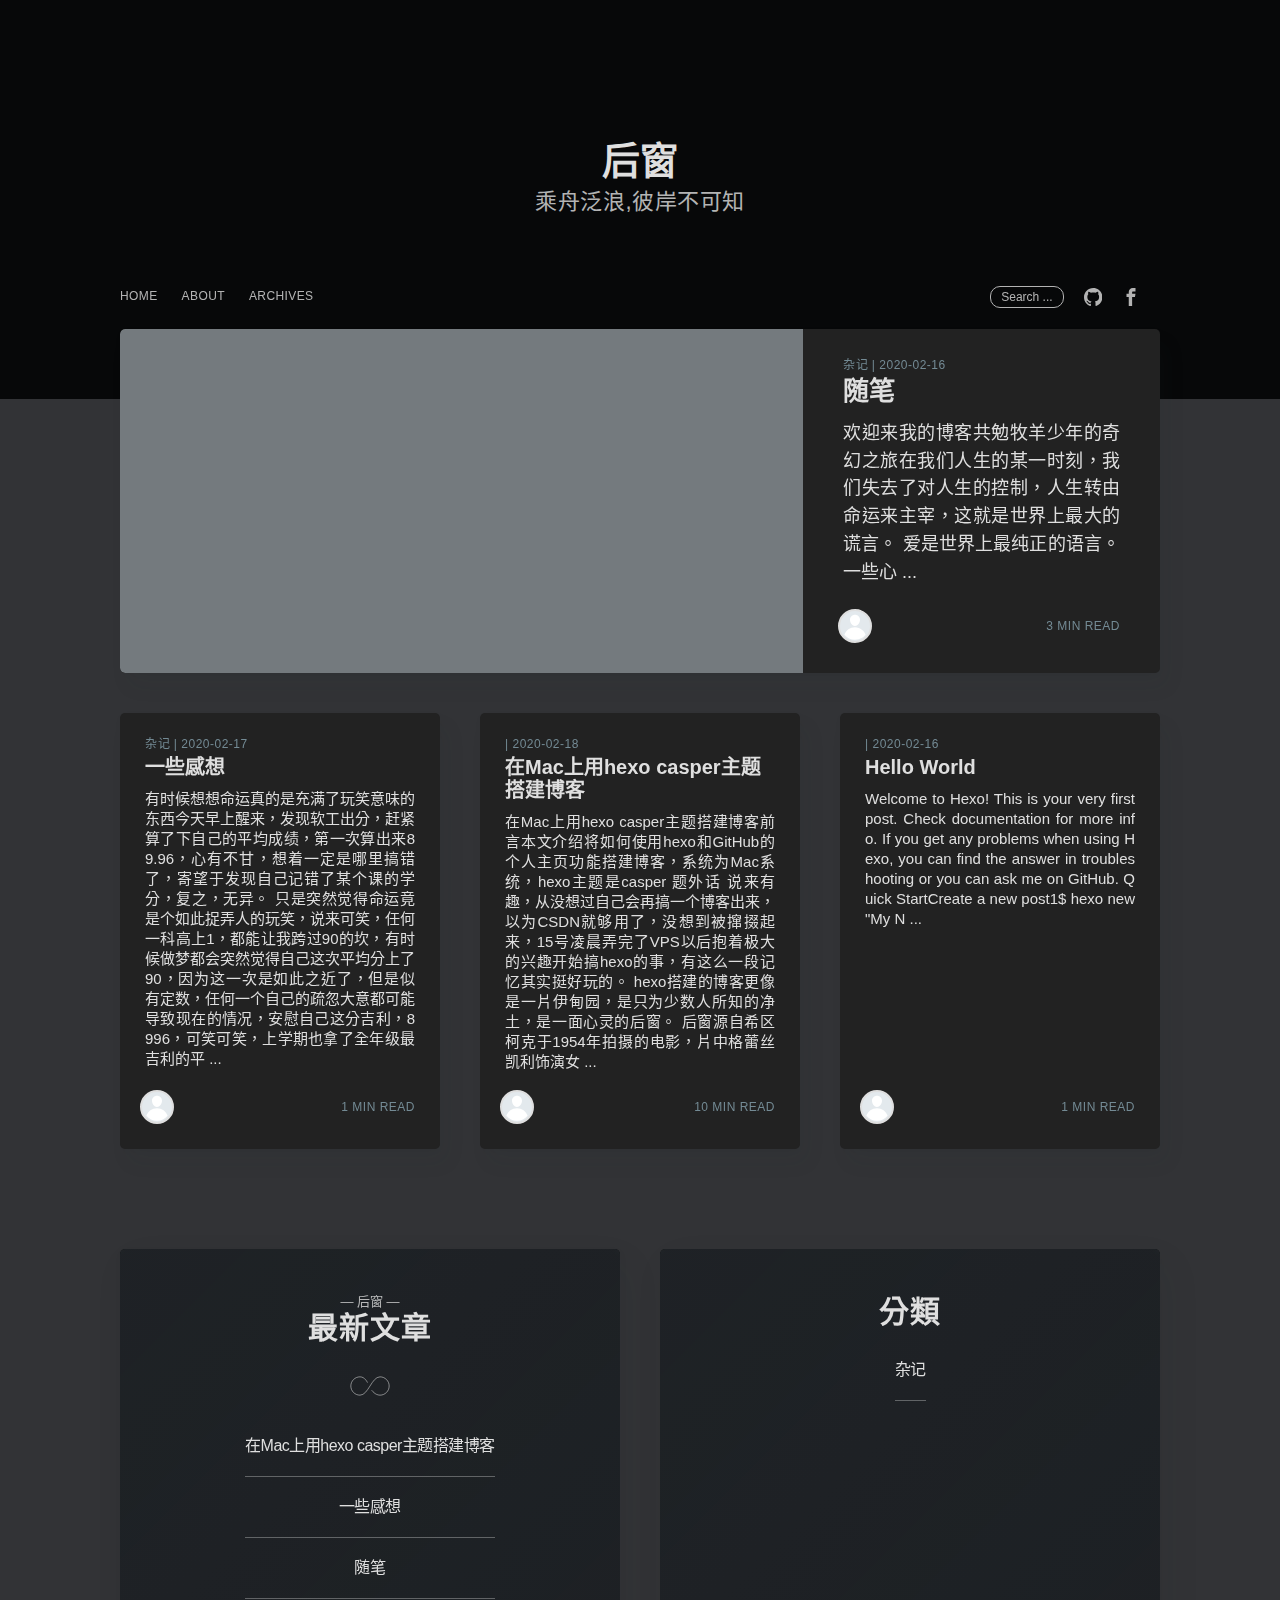
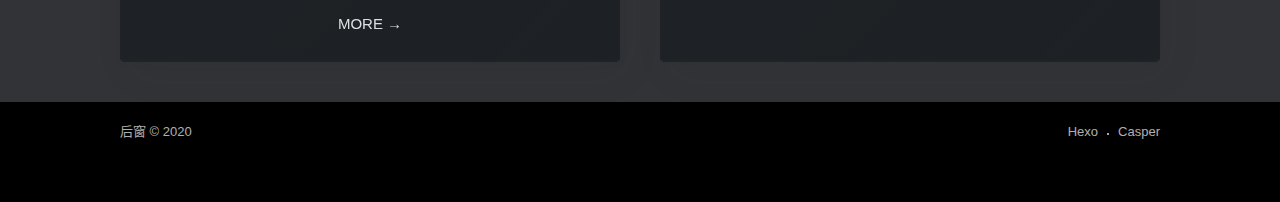
<file: index.html>
<!DOCTYPE html><html lang="zh-TW"><head>
	<meta charset="utf-8">
	<meta http-equiv="X-UA-Compatible" content="IE=edge">
	<link rel="preconnect" href="//www.googletagmanager.com">
	<link rel="preconnect" href="//zz.bdstatic.com">
	<link rel="preconnect" href="//sp0.baidu.com">
	<link rel="preconnect" href="//www.google-analytics.com">
	<link rel="preconnect" href="//cdn1.lncld.net">
	<link rel="preconnect" href="//unpkg.com">
	<link rel="preconnect" href="//app-router.leancloud.cn">
	<link rel="preconnect" href="//9qpuwspm.api.lncld.net">
	<link rel="preconnect" href="//gravatar.loli.net">

	<title>后窗 | </title>

	<meta name="HandheldFriendly" content="True">
	<meta name="viewport" content="width=device-width, initial-scale=1, maximum-scale=2">
	<meta name="generator" content="hexo">
	<meta name="author" content="SkyBlueWater">
	<meta name="description" content>

	
	<meta name="keywords" content="hexo, casper, ghost, theme">
	

	

	
	<meta name="theme-color" content="#3c484e">
	<meta name="msapplication-TileColor" content="#3c484e">
	

	

	

	<meta property="og:site_name" content="后窗">
	<meta property="og:type" content="blog">
	<meta property="og:title" content="后窗 | ">
	<meta property="og:description" content>
	<meta property="og:url" content="http://Skybluewater.github.io/index.html">

	

	
	
	
<link rel="stylesheet" href="/css/allinonecss.min.css">


	
	
	
</head>
<body class="home-template">
	<div class="site-wrapper">
		




<header class="site-header outer " style="background-image: url(https://raw.githubusercontent.com/Skybluewater/Skybluewater.github.io/master/background.jpg)">
    <div class="inner">
        
        
        <div class="site-header-content">
            
            <h1 class="site-title">
                后窗
            </h1>
            <h2 class="site-description">乘舟泛浪,彼岸不可知</h2>
        </div>
        
        
        
<nav class="site-nav"> 
    <div class="site-nav-left">
        <ul class="nav">
            <li>
                
                <a href="/" title="Home">HOME</a>
                
            </li>
            
            
            <li>
                <a href="/about" title="ABOUT">ABOUT</a>
            </li>
            
            <li>
                <a href="/archives" title="ARCHIVES">ARCHIVES</a>
            </li>
            
            
        </ul> 
    </div>
    
    <div class="search-button-area">
        <a href="#search" class="search-button">Search ...</a>
    </div>
     
    <div class="site-nav-right">
        
        <a href="#search" class="search-button">Search ...</a>
         
        
<div class="social-links">
    
    
    <a class="social-link" title="github" href="https://github.com/Skybluewater" target="_blank" rel="noopener">
        <svg viewBox="0 0 1049 1024" xmlns="http://www.w3.org/2000/svg"><path d="M524.979332 0C234.676191 0 0 234.676191 0 524.979332c0 232.068678 150.366597 428.501342 358.967656 498.035028 26.075132 5.215026 35.636014-11.299224 35.636014-25.205961 0-12.168395-0.869171-53.888607-0.869171-97.347161-146.020741 31.290159-176.441729-62.580318-176.441729-62.580318-23.467619-60.841976-58.234462-76.487055-58.234463-76.487055-47.804409-32.15933 3.476684-32.15933 3.476685-32.15933 53.019436 3.476684 80.83291 53.888607 80.83291 53.888607 46.935238 79.963739 122.553122 57.365291 152.97411 43.458554 4.345855-33.897672 18.252593-57.365291 33.028501-70.402857-116.468925-12.168395-239.022047-57.365291-239.022047-259.012982 0-57.365291 20.860106-104.300529 53.888607-140.805715-5.215026-13.037566-23.467619-66.926173 5.215027-139.067372 0 0 44.327725-13.906737 144.282399 53.888607 41.720212-11.299224 86.917108-17.383422 131.244833-17.383422s89.524621 6.084198 131.244833 17.383422C756.178839 203.386032 800.506564 217.29277 800.506564 217.29277c28.682646 72.1412 10.430053 126.029806 5.215026 139.067372 33.897672 36.505185 53.888607 83.440424 53.888607 140.805715 0 201.64769-122.553122 245.975415-239.891218 259.012982 19.121764 16.514251 35.636014 47.804409 35.636015 97.347161 0 70.402857-0.869171 126.898978-0.869172 144.282399 0 13.906737 9.560882 30.420988 35.636015 25.205961 208.601059-69.533686 358.967656-265.96635 358.967655-498.035028C1049.958663 234.676191 814.413301 0 524.979332 0z"/></svg>
    </a>
    
    
    <a class="social-link" title="facebook" href="https://www.facebook.com/profile.php?id=100024103214236&ref=bookmarks" target="_blank" rel="noopener">
        <svg xmlns="http://www.w3.org/2000/svg" viewBox="0 0 32 32"><path d="M19 6h5V0h-5c-3.86 0-7 3.14-7 7v3H8v6h4v16h6V16h5l1-6h-6V7c0-.542.458-1 1-1z"/></svg>

    </a>
    
    
    
    
    
</div>
    </div>
</nav>
        
    </div>
</header>


<div id="site-main" class="site-main outer" role="main">
	<div class="inner">
		<div class="post-feed">
			
			<article class="post-card post ">
				
				<a class="post-card-image-link" title="随笔" href="/2020/02/16/MyFirstPessage/">
					<div class="post-card-image b-lazy" data-src="https://raw.githubusercontent.com/Skybluewater/Skybluewater.github.io/master/photoswipe/covers/c_first.jpg"></div>
				</a>
				
				<div class="post-card-content">
					<a class="post-card-content-link" title="随笔" href="/2020/02/16/MyFirstPessage/">
						<header class="post-card-header">
							<span class="post-card-tags">
								
								
								杂记
								| 
								
								<time datetime="2020-02-16T04:06:43.000Z">
									2020-02-16
								</time>
							</span>
							<h2 class="post-card-title">随笔</h2>
						</header>
						<div class="post-card-excerpt">
							<p>
								
								
								
								
								
								
								
								欢迎来我的博客共勉牧羊少年的奇幻之旅在我们人生的某一时刻，我们失去了对人生的控制，人生转由命运来主宰，这就是世界上最大的谎言。
爱是世界上最纯正的语言。
一些心
								...
							</p>
						</div>
					</a>
					<footer class="post-card-meta">
						<div class="author-list">
							<div class="author-list-item">
								<div class="author-name-tooltip">SkyBlueWater</div>
								
								<a href="/about" class="static-avatar author-profile-image">
									<svg viewBox="0 0 24 24" xmlns="http://www.w3.org/2000/svg"><g fill="none" fill-rule="evenodd"><path d="M3.513 18.998C4.749 15.504 8.082 13 12 13s7.251 2.504 8.487 5.998C18.47 21.442 15.417 23 12 23s-6.47-1.558-8.487-4.002zM12 12c2.21 0 4-2.79 4-5s-1.79-4-4-4-4 1.79-4 4 1.79 5 4 5z" fill="#FFF"/></g></svg>
								</a>
								
							</div>
						</div>
						<span class="reading-time">
							3
							min read
						</span>
					</footer>
				</div>
			</article>
			
			<article class="post-card post  no-image ">
				
				<div class="post-card-content">
					<a class="post-card-content-link" title="一些感想" href="/2020/02/17/%E4%B8%80%E4%BA%9B%E6%84%9F%E6%83%B3/">
						<header class="post-card-header">
							<span class="post-card-tags">
								
								
								杂记
								| 
								
								<time datetime="2020-02-16T21:46:49.000Z">
									2020-02-17
								</time>
							</span>
							<h2 class="post-card-title">一些感想</h2>
						</header>
						<div class="post-card-excerpt">
							<p>
								
								
								
								
								
								
								
								有时候想想命运真的是充满了玩笑意味的东西今天早上醒来，发现软工出分，赶紧算了下自己的平均成绩，第一次算出来89.96，心有不甘，想着一定是哪里搞错了，寄望于发现自己记错了某个课的学分，复之，无异。
只是突然觉得命运竟是个如此捉弄人的玩笑，说来可笑，任何一科高上1，都能让我跨过90的坎，有时候做梦都会突然觉得自己这次平均分上了90，因为这一次是如此之近了，但是似有定数，任何一个自己的疏忽大意都可能导致现在的情况，安慰自己这分吉利，8996，可笑可笑，上学期也拿了全年级最吉利的平
								...
							</p>
						</div>
					</a>
					<footer class="post-card-meta">
						<div class="author-list">
							<div class="author-list-item">
								<div class="author-name-tooltip">SkyBlueWater</div>
								
								<a href="/about" class="static-avatar author-profile-image">
									<svg viewBox="0 0 24 24" xmlns="http://www.w3.org/2000/svg"><g fill="none" fill-rule="evenodd"><path d="M3.513 18.998C4.749 15.504 8.082 13 12 13s7.251 2.504 8.487 5.998C18.47 21.442 15.417 23 12 23s-6.47-1.558-8.487-4.002zM12 12c2.21 0 4-2.79 4-5s-1.79-4-4-4-4 1.79-4 4 1.79 5 4 5z" fill="#FFF"/></g></svg>
								</a>
								
							</div>
						</div>
						<span class="reading-time">
							1
							min read
						</span>
					</footer>
				</div>
			</article>
			
			<article class="post-card post  no-image ">
				
				<div class="post-card-content">
					<a class="post-card-content-link" title="在Mac上用hexo casper主题搭建博客" href="/2020/02/18/%E5%9C%A8Mac%E4%B8%8A%E7%94%A8hexo-casper%E4%B8%BB%E9%A2%98%E6%90%AD%E5%BB%BA%E5%8D%9A%E5%AE%A2/">
						<header class="post-card-header">
							<span class="post-card-tags">
								
								| 
								
								<time datetime="2020-02-18T04:46:30.000Z">
									2020-02-18
								</time>
							</span>
							<h2 class="post-card-title">在Mac上用hexo casper主题搭建博客</h2>
						</header>
						<div class="post-card-excerpt">
							<p>
								
								
								
								
								
								
								
								在Mac上用hexo casper主题搭建博客前言本文介绍将如何使用hexo和GitHub的个人主页功能搭建博客，系统为Mac系统，hexo主题是casper
题外话
说来有趣，从没想过自己会再搞一个博客出来，以为CSDN就够用了，没想到被撺掇起来，15号凌晨弄完了VPS以后抱着极大的兴趣开始搞hexo的事，有这么一段记忆其实挺好玩的。
hexo搭建的博客更像是一片伊甸园，是只为少数人所知的净土，是一面心灵的后窗。
后窗源自希区柯克于1954年拍摄的电影，片中格蕾丝凯利饰演女
								...
							</p>
						</div>
					</a>
					<footer class="post-card-meta">
						<div class="author-list">
							<div class="author-list-item">
								<div class="author-name-tooltip">SkyBlueWater</div>
								
								<a href="/about" class="static-avatar author-profile-image">
									<svg viewBox="0 0 24 24" xmlns="http://www.w3.org/2000/svg"><g fill="none" fill-rule="evenodd"><path d="M3.513 18.998C4.749 15.504 8.082 13 12 13s7.251 2.504 8.487 5.998C18.47 21.442 15.417 23 12 23s-6.47-1.558-8.487-4.002zM12 12c2.21 0 4-2.79 4-5s-1.79-4-4-4-4 1.79-4 4 1.79 5 4 5z" fill="#FFF"/></g></svg>
								</a>
								
							</div>
						</div>
						<span class="reading-time">
							10
							min read
						</span>
					</footer>
				</div>
			</article>
			
			<article class="post-card post  no-image ">
				
				<div class="post-card-content">
					<a class="post-card-content-link" title="Hello World" href="/2020/02/16/hello-world/">
						<header class="post-card-header">
							<span class="post-card-tags">
								
								| 
								
								<time datetime="2020-02-15T18:45:01.338Z">
									2020-02-16
								</time>
							</span>
							<h2 class="post-card-title">Hello World</h2>
						</header>
						<div class="post-card-excerpt">
							<p>
								
								
								
								
								
								
								
								Welcome to Hexo! This is your very first post. Check documentation for more info. If you get any problems when using Hexo, you can find the answer in troubleshooting or you can ask me on GitHub.
Quick StartCreate a new post1$ hexo new "My N
								...
							</p>
						</div>
					</a>
					<footer class="post-card-meta">
						<div class="author-list">
							<div class="author-list-item">
								<div class="author-name-tooltip">SkyBlueWater</div>
								
								<a href="/about" class="static-avatar author-profile-image">
									<svg viewBox="0 0 24 24" xmlns="http://www.w3.org/2000/svg"><g fill="none" fill-rule="evenodd"><path d="M3.513 18.998C4.749 15.504 8.082 13 12 13s7.251 2.504 8.487 5.998C18.47 21.442 15.417 23 12 23s-6.47-1.558-8.487-4.002zM12 12c2.21 0 4-2.79 4-5s-1.79-4-4-4-4 1.79-4 4 1.79 5 4 5z" fill="#FFF"/></g></svg>
								</a>
								
							</div>
						</div>
						<span class="reading-time">
							1
							min read
						</span>
					</footer>
				</div>
			</article>
			
		</div>
	</div>
</div>



<div class="outer">
	<nav class="pagination">
		
	</nav>
</div>



	</div>
	


<aside class="read-next outer">
    <div class="inner">
        <div class="read-next-feed">
            
            

<article class="read-next-card" style="background-image: url(https://raw.githubusercontent.com/Skybluewater/Skybluewater.github.io/master/background.jpg)">
  <header class="read-next-card-header">
    <small class="read-next-card-header-sitetitle">— 后窗 —</small>
    <h3 class="read-next-card-header-title">最新文章</h3>
  </header>
  <div class="read-next-divider">
    <svg xmlns="http://www.w3.org/2000/svg" viewBox="0 0 24 24">
      <path d="M13 14.5s2 3 5 3 5.5-2.463 5.5-5.5S21 6.5 18 6.5c-5 0-7 11-12 11C2.962 17.5.5 15.037.5 12S3 6.5 6 6.5s4.5 3.5 4.5 3.5"/>
    </svg>
  </div>
  <div class="read-next-card-content">
    <ul>
      
      
      
      <li>
        <a href="/2020/02/18/%E5%9C%A8Mac%E4%B8%8A%E7%94%A8hexo-casper%E4%B8%BB%E9%A2%98%E6%90%AD%E5%BB%BA%E5%8D%9A%E5%AE%A2/">在Mac上用hexo casper主题搭建博客</a>
      </li>
      
      
      
      <li>
        <a href="/2020/02/17/%E4%B8%80%E4%BA%9B%E6%84%9F%E6%83%B3/">一些感想</a>
      </li>
      
      
      
      <li>
        <a href="/2020/02/16/MyFirstPessage/">随笔</a>
      </li>
      
      
      
      
    </ul>
  </div>
  <footer class="read-next-card-footer">
    <a href="/archives">  MORE  → </a>
  </footer>
</article>

            
            
            

<article class="read-next-card" style="background-image: url(https://raw.githubusercontent.com/Skybluewater/Skybluewater.github.io/master/background.jpg)">
    <header class="read-next-card-header tagcloud-card">
        <h3 class="read-next-card-header-title">分類</h3>
    </header>
    <div class="read-next-card-content">
        <ul class="category-list"><li class="category-list-item"><a class="category-list-link" href="/categories/%E6%9D%82%E8%AE%B0/">杂记</a></li></ul>
    </div>
</article>


            
            
            

            
        </div>
    </div>
</aside>

	




<div id="search" class="search-overlay">
    <div class="search-form">
        
        <input id="local-search-input" class="search-input" type="text" name="search" placeholder="搜尋 ...">
        <a class="search-overlay-close" href="#"></a>
    </div>
    <div id="local-search-result"></div>
</div>

<footer class="site-footer outer">
	<div class="site-footer-content inner">
		<div class="copyright">
			<a href="/" title="后窗">后窗 © 2020</a>
			
		</div>
		<nav class="site-footer-nav">
			
			<a href="https://hexo.io/" title="Hexo" target="_blank" rel="noopener">Hexo</a>
			<a href="https://github.com/xzhih/hexo-theme-casper" title="Casper" target="_blank" rel="noopener">Casper</a>
		</nav>
	</div>
</footer>
	


<script>
    if(window.navigator && navigator.serviceWorker) {
        navigator.serviceWorker.getRegistrations().then(function(registrations) {
            for(let registration of registrations) {
                registration.unregister()
            }
        })
    }
</script>


<script id="scriptLoad" src="/js/allinone.min.js" async></script>


<script>
    document.getElementById('scriptLoad').addEventListener('load', function () {
        
        
            var bLazy = new Blazy();
        

        
        

        
        
        
            searchFunc("/");
        
        
    })
</script>












</body></html>
</file>
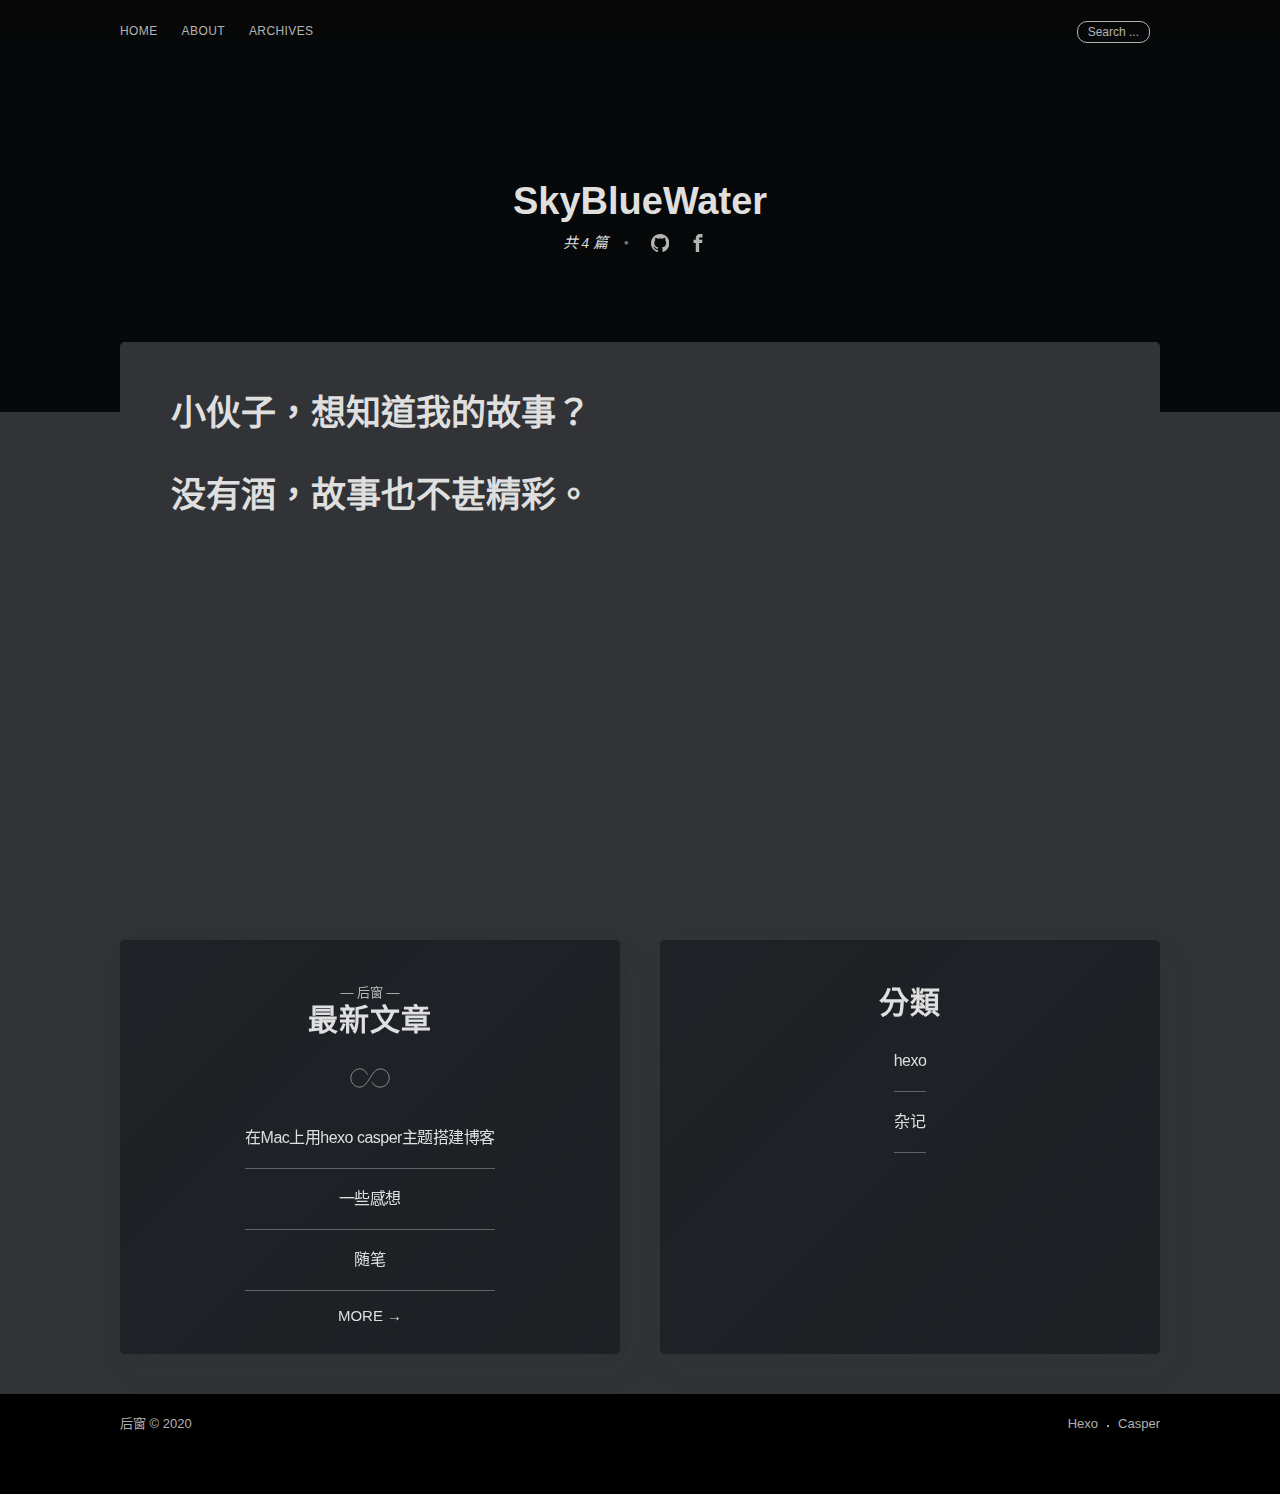
<file: about/index.html>
<!DOCTYPE html>
<html lang="zh-TW">





<head>
	<meta charset="utf-8">
	<meta http-equiv="X-UA-Compatible" content="IE=edge">
	<link rel="preconnect" href="//www.googletagmanager.com">
	<link rel="preconnect" href="//zz.bdstatic.com">
	<link rel="preconnect" href="//sp0.baidu.com">
	<link rel="preconnect" href="//www.google-analytics.com">
	<link rel="preconnect" href="//cdn1.lncld.net">
	<link rel="preconnect" href="//unpkg.com">
	<link rel="preconnect" href="//app-router.leancloud.cn">
	<link rel="preconnect" href="//9qpuwspm.api.lncld.net">
	<link rel="preconnect" href="//gravatar.loli.net">

	<title>关于我 | 后窗</title>

	<meta name="HandheldFriendly" content="True">
	<meta name="viewport" content="width=device-width, initial-scale=1, maximum-scale=2">
	<meta name="generator" content="hexo">
	<meta name="author" content="SkyBlueWater">
	<meta name="description" content>


	<meta name="keywords" content="hexo, casper, ghost, theme">





	<meta name="theme-color" content="#3c484e">
	<meta name="msapplication-TileColor" content="#3c484e">






	<meta property="og:site_name" content="后窗">
	<meta property="og:type" content="blog">
	<meta property="og:title" content="关于我 | 后窗">
	<meta property="og:description" content>
	<meta property="og:url" content="http://Skybluewater.github.io/about/index.html">






<link rel="stylesheet" href="/css/allinonecss.min.css">





</head>
<body class="tag-template">
	<div class="site-wrapper">


<header class="site-header outer " style="background-image: url(https://raw.githubusercontent.com/Skybluewater/Skybluewater.github.io/master/background.jpg)">
    <div class="inner">

<nav class="site-nav">
    <div class="site-nav-left">
        <ul class="nav">
            <li>

                <a href="/" title="Home">HOME</a>

            </li>


            <li>
                <a href="/about" title="ABOUT">ABOUT</a>
            </li>

            <li>
                <a href="/archives" title="ARCHIVES">ARCHIVES</a>
            </li>


        </ul>
    </div>

    <div class="search-button-area">
        <a href="#search" class="search-button">Search ...</a>
    </div>

    <div class="site-nav-right">

        <a href="#search" class="search-button">Search ...</a>


<div class="social-links" style="display: none;">


    <a class="social-link" title="github" href="https://github.com/Skybluewater" target="_blank" rel="noopener">
        <svg viewbox="0 0 1049 1024" xmlns="http://www.w3.org/2000/svg"><path d="M524.979332 0C234.676191 0 0 234.676191 0 524.979332c0 232.068678 150.366597 428.501342 358.967656 498.035028 26.075132 5.215026 35.636014-11.299224 35.636014-25.205961 0-12.168395-0.869171-53.888607-0.869171-97.347161-146.020741 31.290159-176.441729-62.580318-176.441729-62.580318-23.467619-60.841976-58.234462-76.487055-58.234463-76.487055-47.804409-32.15933 3.476684-32.15933 3.476685-32.15933 53.019436 3.476684 80.83291 53.888607 80.83291 53.888607 46.935238 79.963739 122.553122 57.365291 152.97411 43.458554 4.345855-33.897672 18.252593-57.365291 33.028501-70.402857-116.468925-12.168395-239.022047-57.365291-239.022047-259.012982 0-57.365291 20.860106-104.300529 53.888607-140.805715-5.215026-13.037566-23.467619-66.926173 5.215027-139.067372 0 0 44.327725-13.906737 144.282399 53.888607 41.720212-11.299224 86.917108-17.383422 131.244833-17.383422s89.524621 6.084198 131.244833 17.383422C756.178839 203.386032 800.506564 217.29277 800.506564 217.29277c28.682646 72.1412 10.430053 126.029806 5.215026 139.067372 33.897672 36.505185 53.888607 83.440424 53.888607 140.805715 0 201.64769-122.553122 245.975415-239.891218 259.012982 19.121764 16.514251 35.636014 47.804409 35.636015 97.347161 0 70.402857-0.869171 126.898978-0.869172 144.282399 0 13.906737 9.560882 30.420988 35.636015 25.205961 208.601059-69.533686 358.967656-265.96635 358.967655-498.035028C1049.958663 234.676191 814.413301 0 524.979332 0z"/></svg>
    </a>


    <a class="social-link" title="facebook" href="https://www.facebook.com/profile.php?id=100024103214236&ref=bookmarks" target="_blank" rel="noopener">
        <svg xmlns="http://www.w3.org/2000/svg" viewbox="0 0 32 32"><path d="M19 6h5V0h-5c-3.86 0-7 3.14-7 7v3H8v6h4v16h6V16h5l1-6h-6V7c0-.542.458-1 1-1z"/></svg>

    </a>





</div>
    </div>
</nav>
        <div class="site-header-content">

            <h1 class="site-title">SkyBlueWater</h1>

            <div class="author-meta">

                <a class="author-stats" href="/archives" title="共 4 篇">
                    共 4 篇
                    <span class="bull">&bull;</span>
                </a>


                <a class="social-link" title="github" href="https://github.com/Skybluewater" target="_blank" rel="noopener">
                    <svg viewbox="0 0 1049 1024" xmlns="http://www.w3.org/2000/svg"><path d="M524.979332 0C234.676191 0 0 234.676191 0 524.979332c0 232.068678 150.366597 428.501342 358.967656 498.035028 26.075132 5.215026 35.636014-11.299224 35.636014-25.205961 0-12.168395-0.869171-53.888607-0.869171-97.347161-146.020741 31.290159-176.441729-62.580318-176.441729-62.580318-23.467619-60.841976-58.234462-76.487055-58.234463-76.487055-47.804409-32.15933 3.476684-32.15933 3.476685-32.15933 53.019436 3.476684 80.83291 53.888607 80.83291 53.888607 46.935238 79.963739 122.553122 57.365291 152.97411 43.458554 4.345855-33.897672 18.252593-57.365291 33.028501-70.402857-116.468925-12.168395-239.022047-57.365291-239.022047-259.012982 0-57.365291 20.860106-104.300529 53.888607-140.805715-5.215026-13.037566-23.467619-66.926173 5.215027-139.067372 0 0 44.327725-13.906737 144.282399 53.888607 41.720212-11.299224 86.917108-17.383422 131.244833-17.383422s89.524621 6.084198 131.244833 17.383422C756.178839 203.386032 800.506564 217.29277 800.506564 217.29277c28.682646 72.1412 10.430053 126.029806 5.215026 139.067372 33.897672 36.505185 53.888607 83.440424 53.888607 140.805715 0 201.64769-122.553122 245.975415-239.891218 259.012982 19.121764 16.514251 35.636014 47.804409 35.636015 97.347161 0 70.402857-0.869171 126.898978-0.869172 144.282399 0 13.906737 9.560882 30.420988 35.636015 25.205961 208.601059-69.533686 358.967656-265.96635 358.967655-498.035028C1049.958663 234.676191 814.413301 0 524.979332 0z"/></svg>
                </a>


                <a class="social-link" title="facebook" href="https://www.facebook.com/profile.php?id=100024103214236&ref=bookmarks" target="_blank" rel="noopener">
                    <svg xmlns="http://www.w3.org/2000/svg" viewbox="0 0 32 32"><path d="M19 6h5V0h-5c-3.86 0-7 3.14-7 7v3H8v6h4v16h6V16h5l1-6h-6V7c0-.542.458-1 1-1z"/></svg>

                </a>





            </div>
        </div>
    </div>
</header>


<div id="site-main" class="site-main outer" role="main">
	<div class="inner">
		<div class="post-feed">
			<article class="post-card post no-image custom-page">
				<article class="post-full no-image">
					<section class="post-full-content page-full-content">
						<div id="photoswipe" class="markdown-body">
							<h1 id="小伙子，想知道我的故事？"><a href="#小伙子，想知道我的故事？" class="headerlink" title="小伙子，想知道我的故事？"></a>小伙子，想知道我的故事？</h1><h1 id="没有酒，故事也不甚精彩。"><a href="#没有酒，故事也不甚精彩。" class="headerlink" title="没有酒，故事也不甚精彩。"></a>没有酒，故事也不甚精彩。</h1>
							<iframe allow="autoplay *; encrypted-media *;" frameborder="0" height="150" style="width:100%;max-width:660px;overflow:hidden;background:transparent;" sandbox="allow-forms allow-popups allow-same-origin allow-scripts allow-storage-access-by-user-activation allow-top-navigation-by-user-activation" src="https://embed.music.apple.com/cn/album/%E6%88%91%E8%BF%98%E5%B9%B4%E8%BD%BB-%E6%88%91%E8%BF%98%E5%B9%B4%E8%BD%BB/1289608564?i=1289608982"></iframe>
						</div>
					</section>
					<script type="text/javascript" src="//rf.revolvermaps.com/0/0/6.js?i=5mknqjb125q&amp;m=7&amp;c=e63100&amp;cr1=ffffff&amp;f=arial&amp;l=0&amp;bv=90&amp;lx=-420&amp;ly=420&amp;hi=20&amp;he=7&amp;hc=a8ddff&amp;rs=80" async="async"></script>
				</article>
			</article>
		</div>
	</div>
</div>


<!-- Root element of PhotoSwipe. Must have class pswp. -->
<div class="pswp" tabindex="-1" role="dialog" aria-hidden="true">

    <!-- Background of PhotoSwipe.
         It's a separate element as animating opacity is faster than rgba(). -->
    <div class="pswp__bg"></div>

    <!-- Slides wrapper with overflow:hidden. -->
    <div class="pswp__scroll-wrap">

        <!-- Container that holds slides.
            PhotoSwipe keeps only 3 of them in the DOM to save memory.
            Don't modify these 3 pswp__item elements, data is added later on. -->
        <div class="pswp__container">
            <div class="pswp__item"></div>
            <div class="pswp__item"></div>
            <div class="pswp__item"></div>
        </div>

        <!-- Default (PhotoSwipeUI_Default) interface on top of sliding area. Can be changed. -->
        <div class="pswp__ui pswp__ui--hidden">

            <div class="pswp__top-bar">

                <!--  Controls are self-explanatory. Order can be changed. -->

                <div class="pswp__counter"></div>

                <button class="pswp__button pswp__button--close" title="Close (Esc)"></button>

                <button class="pswp__button pswp__button--share" title="Share"></button>

                <button class="pswp__button pswp__button--fs" title="Toggle fullscreen"></button>

                <button class="pswp__button pswp__button--zoom" title="Zoom in/out"></button>

                <!-- Preloader demo https://codepen.io/dimsemenov/pen/yyBWoR -->
                <!-- element will get class pswp__preloader--active when preloader is running -->
                <div class="pswp__preloader">
                    <div class="pswp__preloader__icn">
                      <div class="pswp__preloader__cut">
                        <div class="pswp__preloader__donut"></div>
                      </div>
                    </div>
                </div>
            </div>

            <div class="pswp__share-modal pswp__share-modal--hidden pswp__single-tap">
                <div class="pswp__share-tooltip"></div>
            </div>

            <button class="pswp__button pswp__button--arrow--left" title="Previous (arrow left)">
            </button>

            <button class="pswp__button pswp__button--arrow--right" title="Next (arrow right)">
            </button>

            <div class="pswp__caption">
                <div class="pswp__caption__center"></div>
            </div>

        </div>

    </div>

</div>




	</div>



<aside class="read-next outer">
    <div class="inner">
        <div class="read-next-feed">



<article class="read-next-card" style="background-image: url(https://raw.githubusercontent.com/Skybluewater/Skybluewater.github.io/master/background.jpg)">
  <header class="read-next-card-header">
    <small class="read-next-card-header-sitetitle">&mdash; 后窗 &mdash;</small>
    <h3 class="read-next-card-header-title">最新文章</h3>
  </header>
  <div class="read-next-divider">
    <svg xmlns="http://www.w3.org/2000/svg" viewbox="0 0 24 24">
      <path d="M13 14.5s2 3 5 3 5.5-2.463 5.5-5.5S21 6.5 18 6.5c-5 0-7 11-12 11C2.962 17.5.5 15.037.5 12S3 6.5 6 6.5s4.5 3.5 4.5 3.5"/>
    </svg>
  </div>
  <div class="read-next-card-content">
    <ul>



      <li>
        <a href="/2020/02/18/%E5%9C%A8Mac%E4%B8%8A%E7%94%A8hexo-casper%E4%B8%BB%E9%A2%98%E6%90%AD%E5%BB%BA%E5%8D%9A%E5%AE%A2/">在Mac上用hexo casper主题搭建博客</a>
      </li>



      <li>
        <a href="/2020/02/17/%E4%B8%80%E4%BA%9B%E6%84%9F%E6%83%B3/">一些感想</a>
      </li>



      <li>
        <a href="/2020/02/16/MyFirstPessage/">随笔</a>
      </li>




    </ul>
  </div>
  <footer class="read-next-card-footer">
    <a href="/archives">  MORE  → </a>
  </footer>
</article>





<article class="read-next-card" style="background-image: url(https://raw.githubusercontent.com/Skybluewater/Skybluewater.github.io/master/background.jpg)">
    <header class="read-next-card-header tagcloud-card">
        <h3 class="read-next-card-header-title">分類</h3>
    </header>
    <div class="read-next-card-content">
        <ul class="category-list"><li class="category-list-item"><a class="category-list-link" href="/categories/hexo/">hexo</a></li><li class="category-list-item"><a class="category-list-link" href="/categories/%E6%9D%82%E8%AE%B0/">杂记</a></li></ul>
    </div>
</article>







        </div>
    </div>
</aside>






<div id="search" class="search-overlay">
    <div class="search-form">

        <input id="local-search-input" class="search-input" type="text" name="search" placeholder="搜尋 ...">
        <a class="search-overlay-close" href="#"></a>
    </div>
    <div id="local-search-result"></div>
</div>

<footer class="site-footer outer">
	<div class="site-footer-content inner">
		<div class="copyright">
			<a href="/" title="后窗">后窗 &copy; 2020</a>

		</div>
		<nav class="site-footer-nav">

			<a href="https://hexo.io/" title="Hexo" target="_blank" rel="noopener">Hexo</a>
			<a href="https://github.com/xzhih/hexo-theme-casper" title="Casper" target="_blank" rel="noopener">Casper</a>
		</nav>
	</div>
</footer>



<script>
    if(window.navigator && navigator.serviceWorker) {
        navigator.serviceWorker.getRegistrations().then(function(registrations) {
            for(let registration of registrations) {
                registration.unregister()
            }
        })
    }
</script>


<script id="scriptLoad" src="/js/allinone.min.js" async></script>


<script>
    document.getElementById('scriptLoad').addEventListener('load', function () {


            var bLazy = new Blazy();








            searchFunc("/");


    })
</script>




<link rel="stylesheet" href="/photoswipe/photoswipe.css">


<link rel="stylesheet" href="/photoswipe/default-skin/default-skin.css">


<script src="/photoswipe/photoswipe.min.js"></script>


<script src="/photoswipe/photoswipe-ui-default.min.js"></script>









</body>
</html>
</file>
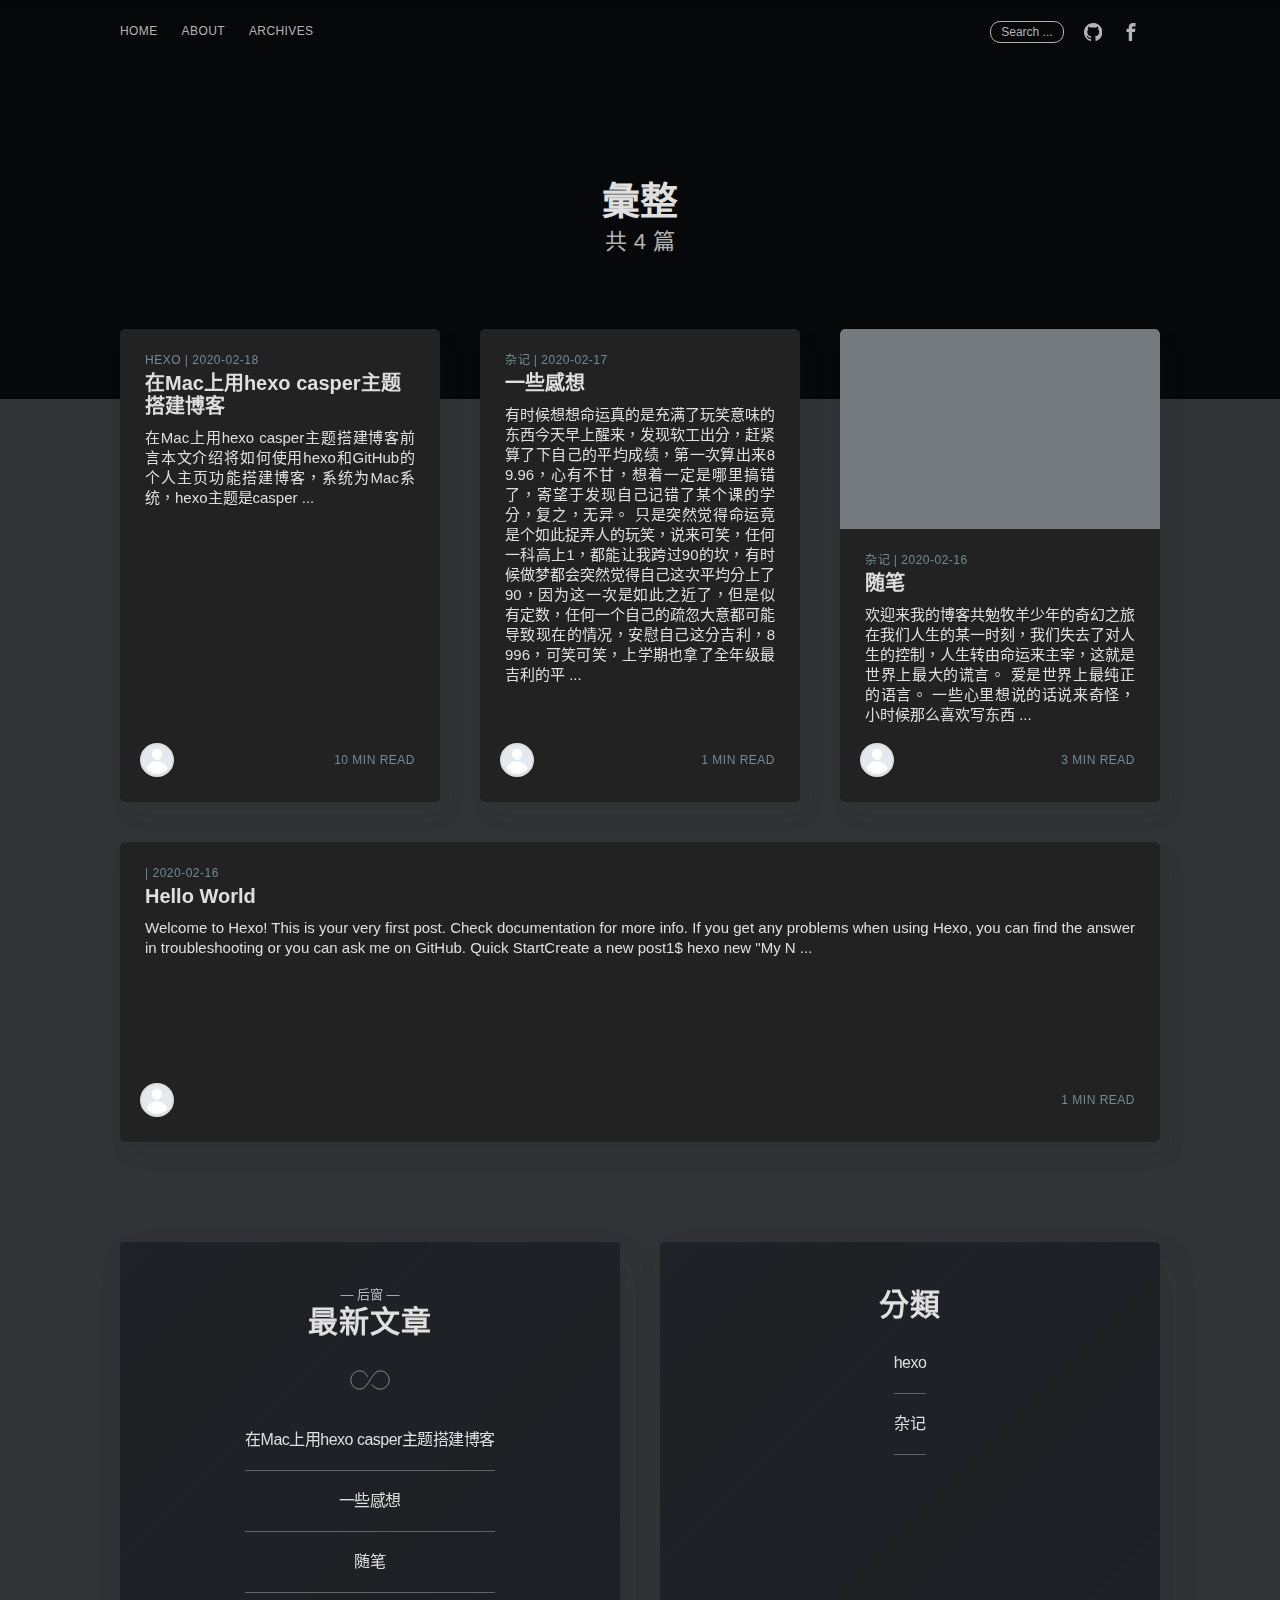
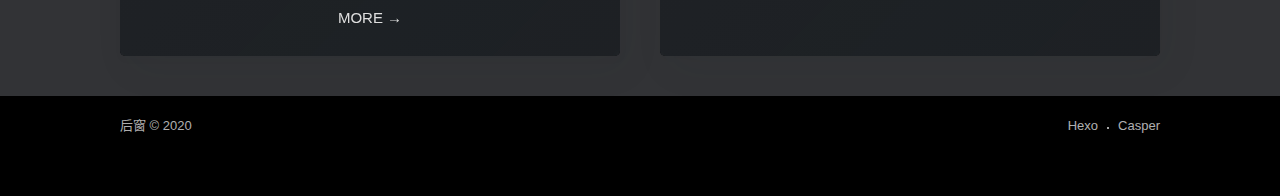
<file: archives/index.html>
<!DOCTYPE html>
<html lang="zh-TW">


 




<head>
	<meta charset="utf-8">
	<meta http-equiv="X-UA-Compatible" content="IE=edge">
	<link rel="preconnect" href="//www.googletagmanager.com">
	<link rel="preconnect" href="//zz.bdstatic.com">
	<link rel="preconnect" href="//sp0.baidu.com">
	<link rel="preconnect" href="//www.google-analytics.com">
	<link rel="preconnect" href="//cdn1.lncld.net">
	<link rel="preconnect" href="//unpkg.com">
	<link rel="preconnect" href="//app-router.leancloud.cn">
	<link rel="preconnect" href="//9qpuwspm.api.lncld.net">
	<link rel="preconnect" href="//gravatar.loli.net">

	<title>彙整 | 后窗</title>

	<meta name="HandheldFriendly" content="True">
	<meta name="viewport" content="width=device-width, initial-scale=1, maximum-scale=2">
	<meta name="generator" content="hexo">
	<meta name="author" content="SkyBlueWater">
	<meta name="description" content>

	
	<meta name="keywords" content="hexo, casper, ghost, theme">
	

	

	
	<meta name="theme-color" content="#3c484e">
	<meta name="msapplication-TileColor" content="#3c484e">
	

	

	

	<meta property="og:site_name" content="后窗">
	<meta property="og:type" content="blog">
	<meta property="og:title" content="彙整 | 后窗">
	<meta property="og:description" content>
	<meta property="og:url" content="http://Skybluewater.github.io/archives/index.html">

	

	
	
	
<link rel="stylesheet" href="/css/allinonecss.min.css">


	
	
	
</head>
<body class="tag-template">
	<div class="site-wrapper">
		




<header class="site-header outer " style="background-image: url(https://raw.githubusercontent.com/Skybluewater/Skybluewater.github.io/master/background.jpg)">
    <div class="inner">
        
        
        
<nav class="site-nav"> 
    <div class="site-nav-left">
        <ul class="nav">
            <li>
                
                <a href="/" title="Home">HOME</a>
                
            </li>
            
            
            <li>
                <a href="/about" title="ABOUT">ABOUT</a>
            </li>
            
            <li>
                <a href="/archives" title="ARCHIVES">ARCHIVES</a>
            </li>
            
            
        </ul> 
    </div>
    
    <div class="search-button-area">
        <a href="#search" class="search-button">Search ...</a>
    </div>
     
    <div class="site-nav-right">
        
        <a href="#search" class="search-button">Search ...</a>
         
        
<div class="social-links">
    
    
    <a class="social-link" title="github" href="https://github.com/Skybluewater" target="_blank" rel="noopener">
        <svg viewbox="0 0 1049 1024" xmlns="http://www.w3.org/2000/svg"><path d="M524.979332 0C234.676191 0 0 234.676191 0 524.979332c0 232.068678 150.366597 428.501342 358.967656 498.035028 26.075132 5.215026 35.636014-11.299224 35.636014-25.205961 0-12.168395-0.869171-53.888607-0.869171-97.347161-146.020741 31.290159-176.441729-62.580318-176.441729-62.580318-23.467619-60.841976-58.234462-76.487055-58.234463-76.487055-47.804409-32.15933 3.476684-32.15933 3.476685-32.15933 53.019436 3.476684 80.83291 53.888607 80.83291 53.888607 46.935238 79.963739 122.553122 57.365291 152.97411 43.458554 4.345855-33.897672 18.252593-57.365291 33.028501-70.402857-116.468925-12.168395-239.022047-57.365291-239.022047-259.012982 0-57.365291 20.860106-104.300529 53.888607-140.805715-5.215026-13.037566-23.467619-66.926173 5.215027-139.067372 0 0 44.327725-13.906737 144.282399 53.888607 41.720212-11.299224 86.917108-17.383422 131.244833-17.383422s89.524621 6.084198 131.244833 17.383422C756.178839 203.386032 800.506564 217.29277 800.506564 217.29277c28.682646 72.1412 10.430053 126.029806 5.215026 139.067372 33.897672 36.505185 53.888607 83.440424 53.888607 140.805715 0 201.64769-122.553122 245.975415-239.891218 259.012982 19.121764 16.514251 35.636014 47.804409 35.636015 97.347161 0 70.402857-0.869171 126.898978-0.869172 144.282399 0 13.906737 9.560882 30.420988 35.636015 25.205961 208.601059-69.533686 358.967656-265.96635 358.967655-498.035028C1049.958663 234.676191 814.413301 0 524.979332 0z"/></svg>
    </a>
    
    
    <a class="social-link" title="facebook" href="https://www.facebook.com/profile.php?id=100024103214236&ref=bookmarks" target="_blank" rel="noopener">
        <svg xmlns="http://www.w3.org/2000/svg" viewbox="0 0 32 32"><path d="M19 6h5V0h-5c-3.86 0-7 3.14-7 7v3H8v6h4v16h6V16h5l1-6h-6V7c0-.542.458-1 1-1z"/></svg>

    </a>
    
    
    
    
    
</div>
    </div>
</nav>
        
        <div class="site-header-content">
            
            <h1 class="site-title">
                彙整
            </h1>
            <h2 class="site-description">共 4 篇</h2>
        </div>
        
        
    </div>
</header>


<div id="site-main" class="site-main outer" role="main">
	<div class="inner">
		<div class="post-feed">
			
			<article class="post-card post  no-image ">
				
				<div class="post-card-content">
					<a class="post-card-content-link" title="在Mac上用hexo casper主题搭建博客" href="/2020/02/18/%E5%9C%A8Mac%E4%B8%8A%E7%94%A8hexo-casper%E4%B8%BB%E9%A2%98%E6%90%AD%E5%BB%BA%E5%8D%9A%E5%AE%A2/">
						<header class="post-card-header">
							<span class="post-card-tags">
								
								
								hexo
								| 
								
								<time datetime="2020-02-18T04:46:30.000Z">
									2020-02-18
								</time>
							</span>
							<h2 class="post-card-title">在Mac上用hexo casper主题搭建博客</h2>
						</header>
						<div class="post-card-excerpt">
							<p>
								
								
								
								
								
								
								
								
								
								在Mac上用hexo casper主题搭建博客前言本文介绍将如何使用hexo和GitHub的个人主页功能搭建博客，系统为Mac系统，hexo主题是casper

								...
							</p>
						</div>
					</a>
					<footer class="post-card-meta">
						<div class="author-list">
							<div class="author-list-item">
								<div class="author-name-tooltip">SkyBlueWater</div>
								
								<a href="/about" class="static-avatar author-profile-image">
									<svg viewbox="0 0 24 24" xmlns="http://www.w3.org/2000/svg"><g fill="none" fill-rule="evenodd"><path d="M3.513 18.998C4.749 15.504 8.082 13 12 13s7.251 2.504 8.487 5.998C18.47 21.442 15.417 23 12 23s-6.47-1.558-8.487-4.002zM12 12c2.21 0 4-2.79 4-5s-1.79-4-4-4-4 1.79-4 4 1.79 5 4 5z" fill="#FFF"/></g></svg>
								</a>
								
							</div>
						</div>
						<span class="reading-time">
							10
							min read
						</span>
					</footer>
				</div>
			</article>
			
			<article class="post-card post  no-image ">
				
				<div class="post-card-content">
					<a class="post-card-content-link" title="一些感想" href="/2020/02/17/%E4%B8%80%E4%BA%9B%E6%84%9F%E6%83%B3/">
						<header class="post-card-header">
							<span class="post-card-tags">
								
								
								杂记
								| 
								
								<time datetime="2020-02-16T21:46:49.000Z">
									2020-02-17
								</time>
							</span>
							<h2 class="post-card-title">一些感想</h2>
						</header>
						<div class="post-card-excerpt">
							<p>
								
								
								
								
								
								
								
								有时候想想命运真的是充满了玩笑意味的东西今天早上醒来，发现软工出分，赶紧算了下自己的平均成绩，第一次算出来89.96，心有不甘，想着一定是哪里搞错了，寄望于发现自己记错了某个课的学分，复之，无异。
只是突然觉得命运竟是个如此捉弄人的玩笑，说来可笑，任何一科高上1，都能让我跨过90的坎，有时候做梦都会突然觉得自己这次平均分上了90，因为这一次是如此之近了，但是似有定数，任何一个自己的疏忽大意都可能导致现在的情况，安慰自己这分吉利，8996，可笑可笑，上学期也拿了全年级最吉利的平
								...
							</p>
						</div>
					</a>
					<footer class="post-card-meta">
						<div class="author-list">
							<div class="author-list-item">
								<div class="author-name-tooltip">SkyBlueWater</div>
								
								<a href="/about" class="static-avatar author-profile-image">
									<svg viewbox="0 0 24 24" xmlns="http://www.w3.org/2000/svg"><g fill="none" fill-rule="evenodd"><path d="M3.513 18.998C4.749 15.504 8.082 13 12 13s7.251 2.504 8.487 5.998C18.47 21.442 15.417 23 12 23s-6.47-1.558-8.487-4.002zM12 12c2.21 0 4-2.79 4-5s-1.79-4-4-4-4 1.79-4 4 1.79 5 4 5z" fill="#FFF"/></g></svg>
								</a>
								
							</div>
						</div>
						<span class="reading-time">
							1
							min read
						</span>
					</footer>
				</div>
			</article>
			
			<article class="post-card post ">
				
				<a class="post-card-image-link" title="随笔" href="/2020/02/16/MyFirstPessage/">
					<div class="post-card-image b-lazy" data-src="https://raw.githubusercontent.com/Skybluewater/Skybluewater.github.io/master/photoswipe/covers/c_first.jpg"></div>
				</a>
				
				<div class="post-card-content">
					<a class="post-card-content-link" title="随笔" href="/2020/02/16/MyFirstPessage/">
						<header class="post-card-header">
							<span class="post-card-tags">
								
								
								杂记
								| 
								
								<time datetime="2020-02-16T04:06:43.000Z">
									2020-02-16
								</time>
							</span>
							<h2 class="post-card-title">随笔</h2>
						</header>
						<div class="post-card-excerpt">
							<p>
								
								
								
								
								
								欢迎来我的博客共勉牧羊少年的奇幻之旅在我们人生的某一时刻，我们失去了对人生的控制，人生转由命运来主宰，这就是世界上最大的谎言。
爱是世界上最纯正的语言。
一些心里想说的话说来奇怪，小时候那么喜欢写东西
								...
							</p>
						</div>
					</a>
					<footer class="post-card-meta">
						<div class="author-list">
							<div class="author-list-item">
								<div class="author-name-tooltip">SkyBlueWater</div>
								
								<a href="/about" class="static-avatar author-profile-image">
									<svg viewbox="0 0 24 24" xmlns="http://www.w3.org/2000/svg"><g fill="none" fill-rule="evenodd"><path d="M3.513 18.998C4.749 15.504 8.082 13 12 13s7.251 2.504 8.487 5.998C18.47 21.442 15.417 23 12 23s-6.47-1.558-8.487-4.002zM12 12c2.21 0 4-2.79 4-5s-1.79-4-4-4-4 1.79-4 4 1.79 5 4 5z" fill="#FFF"/></g></svg>
								</a>
								
							</div>
						</div>
						<span class="reading-time">
							3
							min read
						</span>
					</footer>
				</div>
			</article>
			
			<article class="post-card post  no-image ">
				
				<div class="post-card-content">
					<a class="post-card-content-link" title="Hello World" href="/2020/02/16/hello-world/">
						<header class="post-card-header">
							<span class="post-card-tags">
								
								| 
								
								<time datetime="2020-02-15T18:45:01.338Z">
									2020-02-16
								</time>
							</span>
							<h2 class="post-card-title">Hello World</h2>
						</header>
						<div class="post-card-excerpt">
							<p>
								
								
								
								
								
								
								
								Welcome to Hexo! This is your very first post. Check documentation for more info. If you get any problems when using Hexo, you can find the answer in troubleshooting or you can ask me on GitHub.
Quick StartCreate a new post1$ hexo new "My N
								...
							</p>
						</div>
					</a>
					<footer class="post-card-meta">
						<div class="author-list">
							<div class="author-list-item">
								<div class="author-name-tooltip">SkyBlueWater</div>
								
								<a href="/about" class="static-avatar author-profile-image">
									<svg viewbox="0 0 24 24" xmlns="http://www.w3.org/2000/svg"><g fill="none" fill-rule="evenodd"><path d="M3.513 18.998C4.749 15.504 8.082 13 12 13s7.251 2.504 8.487 5.998C18.47 21.442 15.417 23 12 23s-6.47-1.558-8.487-4.002zM12 12c2.21 0 4-2.79 4-5s-1.79-4-4-4-4 1.79-4 4 1.79 5 4 5z" fill="#FFF"/></g></svg>
								</a>
								
							</div>
						</div>
						<span class="reading-time">
							1
							min read
						</span>
					</footer>
				</div>
			</article>
			
		</div>
	</div>
</div>



<div class="outer">
	<nav class="pagination">
		
	</nav>
</div>



	</div>
	


<aside class="read-next outer">
    <div class="inner">
        <div class="read-next-feed">
            
            

<article class="read-next-card" style="background-image: url(https://raw.githubusercontent.com/Skybluewater/Skybluewater.github.io/master/background.jpg)">
  <header class="read-next-card-header">
    <small class="read-next-card-header-sitetitle">&mdash; 后窗 &mdash;</small>
    <h3 class="read-next-card-header-title">最新文章</h3>
  </header>
  <div class="read-next-divider">
    <svg xmlns="http://www.w3.org/2000/svg" viewbox="0 0 24 24">
      <path d="M13 14.5s2 3 5 3 5.5-2.463 5.5-5.5S21 6.5 18 6.5c-5 0-7 11-12 11C2.962 17.5.5 15.037.5 12S3 6.5 6 6.5s4.5 3.5 4.5 3.5"/>
    </svg>
  </div>
  <div class="read-next-card-content">
    <ul>
      
      
      
      <li>
        <a href="/2020/02/18/%E5%9C%A8Mac%E4%B8%8A%E7%94%A8hexo-casper%E4%B8%BB%E9%A2%98%E6%90%AD%E5%BB%BA%E5%8D%9A%E5%AE%A2/">在Mac上用hexo casper主题搭建博客</a>
      </li>
      
      
      
      <li>
        <a href="/2020/02/17/%E4%B8%80%E4%BA%9B%E6%84%9F%E6%83%B3/">一些感想</a>
      </li>
      
      
      
      <li>
        <a href="/2020/02/16/MyFirstPessage/">随笔</a>
      </li>
      
      
      
      
    </ul>
  </div>
  <footer class="read-next-card-footer">
    <a href="/archives">  MORE  → </a>
  </footer>
</article>

            
            
            

<article class="read-next-card" style="background-image: url(https://raw.githubusercontent.com/Skybluewater/Skybluewater.github.io/master/background.jpg)">
    <header class="read-next-card-header tagcloud-card">
        <h3 class="read-next-card-header-title">分類</h3>
    </header>
    <div class="read-next-card-content">
        <ul class="category-list"><li class="category-list-item"><a class="category-list-link" href="/categories/hexo/">hexo</a></li><li class="category-list-item"><a class="category-list-link" href="/categories/%E6%9D%82%E8%AE%B0/">杂记</a></li></ul>
    </div>
</article>


            
            
            

            
        </div>
    </div>
</aside>

	




<div id="search" class="search-overlay">
    <div class="search-form">
        
        <input id="local-search-input" class="search-input" type="text" name="search" placeholder="搜尋 ...">
        <a class="search-overlay-close" href="#"></a>
    </div>
    <div id="local-search-result"></div>
</div>

<footer class="site-footer outer">
	<div class="site-footer-content inner">
		<div class="copyright">
			<a href="/" title="后窗">后窗 &copy; 2020</a>
			
		</div>
		<nav class="site-footer-nav">
			
			<a href="https://hexo.io/" title="Hexo" target="_blank" rel="noopener">Hexo</a>
			<a href="https://github.com/xzhih/hexo-theme-casper" title="Casper" target="_blank" rel="noopener">Casper</a>
		</nav>
	</div>
</footer>
	


<script>
    if(window.navigator && navigator.serviceWorker) {
        navigator.serviceWorker.getRegistrations().then(function(registrations) {
            for(let registration of registrations) {
                registration.unregister()
            }
        })
    }
</script>


<script id="scriptLoad" src="/js/allinone.min.js" async></script>


<script>
    document.getElementById('scriptLoad').addEventListener('load', function () {
        
        
            var bLazy = new Blazy();
        

        
        

        
        
        
            searchFunc("/");
        
        
    })
</script>










</body>
</html>
</file>
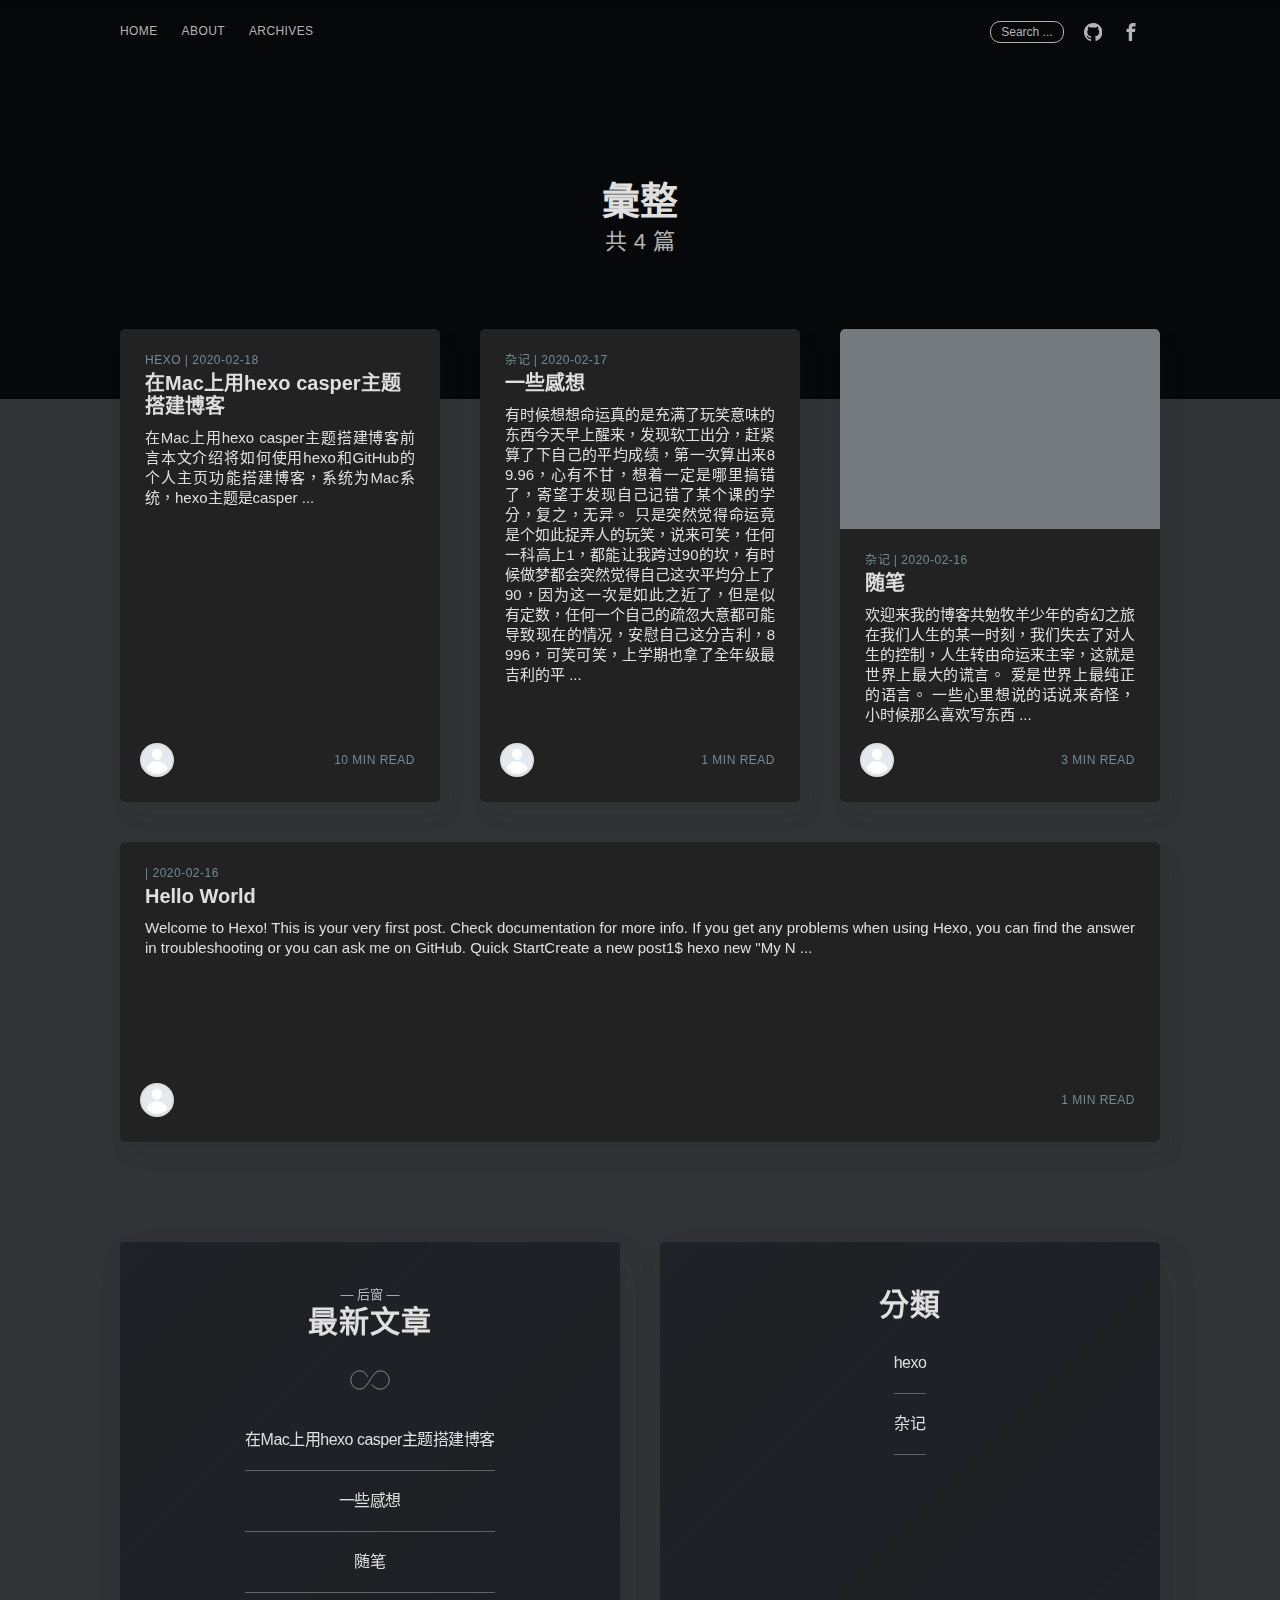
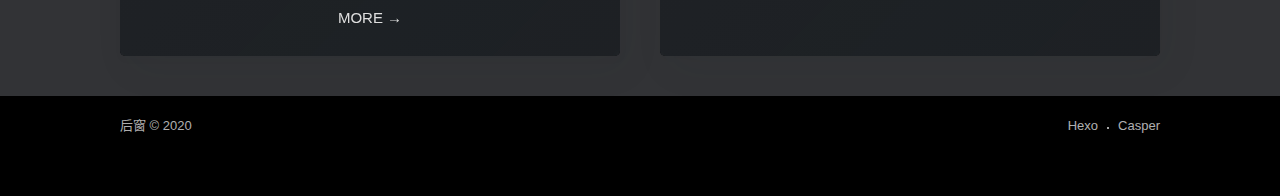
<file: archives/2020/index.html>
<!DOCTYPE html>
<html lang="zh-TW">


 




<head>
	<meta charset="utf-8">
	<meta http-equiv="X-UA-Compatible" content="IE=edge">
	<link rel="preconnect" href="//www.googletagmanager.com">
	<link rel="preconnect" href="//zz.bdstatic.com">
	<link rel="preconnect" href="//sp0.baidu.com">
	<link rel="preconnect" href="//www.google-analytics.com">
	<link rel="preconnect" href="//cdn1.lncld.net">
	<link rel="preconnect" href="//unpkg.com">
	<link rel="preconnect" href="//app-router.leancloud.cn">
	<link rel="preconnect" href="//9qpuwspm.api.lncld.net">
	<link rel="preconnect" href="//gravatar.loli.net">

	<title>彙整 | 后窗</title>

	<meta name="HandheldFriendly" content="True">
	<meta name="viewport" content="width=device-width, initial-scale=1, maximum-scale=2">
	<meta name="generator" content="hexo">
	<meta name="author" content="SkyBlueWater">
	<meta name="description" content>

	
	<meta name="keywords" content="hexo, casper, ghost, theme">
	

	

	
	<meta name="theme-color" content="#3c484e">
	<meta name="msapplication-TileColor" content="#3c484e">
	

	

	

	<meta property="og:site_name" content="后窗">
	<meta property="og:type" content="blog">
	<meta property="og:title" content="彙整 | 后窗">
	<meta property="og:description" content>
	<meta property="og:url" content="http://Skybluewater.github.io/archives/2020/index.html">

	

	
	
	
<link rel="stylesheet" href="/css/allinonecss.min.css">


	
	
	
</head>
<body class="tag-template">
	<div class="site-wrapper">
		




<header class="site-header outer " style="background-image: url(https://raw.githubusercontent.com/Skybluewater/Skybluewater.github.io/master/background.jpg)">
    <div class="inner">
        
        
        
<nav class="site-nav"> 
    <div class="site-nav-left">
        <ul class="nav">
            <li>
                
                <a href="/" title="Home">HOME</a>
                
            </li>
            
            
            <li>
                <a href="/about" title="ABOUT">ABOUT</a>
            </li>
            
            <li>
                <a href="/archives" title="ARCHIVES">ARCHIVES</a>
            </li>
            
            
        </ul> 
    </div>
    
    <div class="search-button-area">
        <a href="#search" class="search-button">Search ...</a>
    </div>
     
    <div class="site-nav-right">
        
        <a href="#search" class="search-button">Search ...</a>
         
        
<div class="social-links">
    
    
    <a class="social-link" title="github" href="https://github.com/Skybluewater" target="_blank" rel="noopener">
        <svg viewbox="0 0 1049 1024" xmlns="http://www.w3.org/2000/svg"><path d="M524.979332 0C234.676191 0 0 234.676191 0 524.979332c0 232.068678 150.366597 428.501342 358.967656 498.035028 26.075132 5.215026 35.636014-11.299224 35.636014-25.205961 0-12.168395-0.869171-53.888607-0.869171-97.347161-146.020741 31.290159-176.441729-62.580318-176.441729-62.580318-23.467619-60.841976-58.234462-76.487055-58.234463-76.487055-47.804409-32.15933 3.476684-32.15933 3.476685-32.15933 53.019436 3.476684 80.83291 53.888607 80.83291 53.888607 46.935238 79.963739 122.553122 57.365291 152.97411 43.458554 4.345855-33.897672 18.252593-57.365291 33.028501-70.402857-116.468925-12.168395-239.022047-57.365291-239.022047-259.012982 0-57.365291 20.860106-104.300529 53.888607-140.805715-5.215026-13.037566-23.467619-66.926173 5.215027-139.067372 0 0 44.327725-13.906737 144.282399 53.888607 41.720212-11.299224 86.917108-17.383422 131.244833-17.383422s89.524621 6.084198 131.244833 17.383422C756.178839 203.386032 800.506564 217.29277 800.506564 217.29277c28.682646 72.1412 10.430053 126.029806 5.215026 139.067372 33.897672 36.505185 53.888607 83.440424 53.888607 140.805715 0 201.64769-122.553122 245.975415-239.891218 259.012982 19.121764 16.514251 35.636014 47.804409 35.636015 97.347161 0 70.402857-0.869171 126.898978-0.869172 144.282399 0 13.906737 9.560882 30.420988 35.636015 25.205961 208.601059-69.533686 358.967656-265.96635 358.967655-498.035028C1049.958663 234.676191 814.413301 0 524.979332 0z"/></svg>
    </a>
    
    
    <a class="social-link" title="facebook" href="https://www.facebook.com/profile.php?id=100024103214236&ref=bookmarks" target="_blank" rel="noopener">
        <svg xmlns="http://www.w3.org/2000/svg" viewbox="0 0 32 32"><path d="M19 6h5V0h-5c-3.86 0-7 3.14-7 7v3H8v6h4v16h6V16h5l1-6h-6V7c0-.542.458-1 1-1z"/></svg>

    </a>
    
    
    
    
    
</div>
    </div>
</nav>
        
        <div class="site-header-content">
            
            <h1 class="site-title">
                彙整
            </h1>
            <h2 class="site-description">共 4 篇</h2>
        </div>
        
        
    </div>
</header>


<div id="site-main" class="site-main outer" role="main">
	<div class="inner">
		<div class="post-feed">
			
			<article class="post-card post  no-image ">
				
				<div class="post-card-content">
					<a class="post-card-content-link" title="在Mac上用hexo casper主题搭建博客" href="/2020/02/18/%E5%9C%A8Mac%E4%B8%8A%E7%94%A8hexo-casper%E4%B8%BB%E9%A2%98%E6%90%AD%E5%BB%BA%E5%8D%9A%E5%AE%A2/">
						<header class="post-card-header">
							<span class="post-card-tags">
								
								
								hexo
								| 
								
								<time datetime="2020-02-18T04:46:30.000Z">
									2020-02-18
								</time>
							</span>
							<h2 class="post-card-title">在Mac上用hexo casper主题搭建博客</h2>
						</header>
						<div class="post-card-excerpt">
							<p>
								
								
								
								
								
								
								
								
								
								在Mac上用hexo casper主题搭建博客前言本文介绍将如何使用hexo和GitHub的个人主页功能搭建博客，系统为Mac系统，hexo主题是casper

								...
							</p>
						</div>
					</a>
					<footer class="post-card-meta">
						<div class="author-list">
							<div class="author-list-item">
								<div class="author-name-tooltip">SkyBlueWater</div>
								
								<a href="/about" class="static-avatar author-profile-image">
									<svg viewbox="0 0 24 24" xmlns="http://www.w3.org/2000/svg"><g fill="none" fill-rule="evenodd"><path d="M3.513 18.998C4.749 15.504 8.082 13 12 13s7.251 2.504 8.487 5.998C18.47 21.442 15.417 23 12 23s-6.47-1.558-8.487-4.002zM12 12c2.21 0 4-2.79 4-5s-1.79-4-4-4-4 1.79-4 4 1.79 5 4 5z" fill="#FFF"/></g></svg>
								</a>
								
							</div>
						</div>
						<span class="reading-time">
							10
							min read
						</span>
					</footer>
				</div>
			</article>
			
			<article class="post-card post  no-image ">
				
				<div class="post-card-content">
					<a class="post-card-content-link" title="一些感想" href="/2020/02/17/%E4%B8%80%E4%BA%9B%E6%84%9F%E6%83%B3/">
						<header class="post-card-header">
							<span class="post-card-tags">
								
								
								杂记
								| 
								
								<time datetime="2020-02-16T21:46:49.000Z">
									2020-02-17
								</time>
							</span>
							<h2 class="post-card-title">一些感想</h2>
						</header>
						<div class="post-card-excerpt">
							<p>
								
								
								
								
								
								
								
								有时候想想命运真的是充满了玩笑意味的东西今天早上醒来，发现软工出分，赶紧算了下自己的平均成绩，第一次算出来89.96，心有不甘，想着一定是哪里搞错了，寄望于发现自己记错了某个课的学分，复之，无异。
只是突然觉得命运竟是个如此捉弄人的玩笑，说来可笑，任何一科高上1，都能让我跨过90的坎，有时候做梦都会突然觉得自己这次平均分上了90，因为这一次是如此之近了，但是似有定数，任何一个自己的疏忽大意都可能导致现在的情况，安慰自己这分吉利，8996，可笑可笑，上学期也拿了全年级最吉利的平
								...
							</p>
						</div>
					</a>
					<footer class="post-card-meta">
						<div class="author-list">
							<div class="author-list-item">
								<div class="author-name-tooltip">SkyBlueWater</div>
								
								<a href="/about" class="static-avatar author-profile-image">
									<svg viewbox="0 0 24 24" xmlns="http://www.w3.org/2000/svg"><g fill="none" fill-rule="evenodd"><path d="M3.513 18.998C4.749 15.504 8.082 13 12 13s7.251 2.504 8.487 5.998C18.47 21.442 15.417 23 12 23s-6.47-1.558-8.487-4.002zM12 12c2.21 0 4-2.79 4-5s-1.79-4-4-4-4 1.79-4 4 1.79 5 4 5z" fill="#FFF"/></g></svg>
								</a>
								
							</div>
						</div>
						<span class="reading-time">
							1
							min read
						</span>
					</footer>
				</div>
			</article>
			
			<article class="post-card post ">
				
				<a class="post-card-image-link" title="随笔" href="/2020/02/16/MyFirstPessage/">
					<div class="post-card-image b-lazy" data-src="https://raw.githubusercontent.com/Skybluewater/Skybluewater.github.io/master/photoswipe/covers/c_first.jpg"></div>
				</a>
				
				<div class="post-card-content">
					<a class="post-card-content-link" title="随笔" href="/2020/02/16/MyFirstPessage/">
						<header class="post-card-header">
							<span class="post-card-tags">
								
								
								杂记
								| 
								
								<time datetime="2020-02-16T04:06:43.000Z">
									2020-02-16
								</time>
							</span>
							<h2 class="post-card-title">随笔</h2>
						</header>
						<div class="post-card-excerpt">
							<p>
								
								
								
								
								
								欢迎来我的博客共勉牧羊少年的奇幻之旅在我们人生的某一时刻，我们失去了对人生的控制，人生转由命运来主宰，这就是世界上最大的谎言。
爱是世界上最纯正的语言。
一些心里想说的话说来奇怪，小时候那么喜欢写东西
								...
							</p>
						</div>
					</a>
					<footer class="post-card-meta">
						<div class="author-list">
							<div class="author-list-item">
								<div class="author-name-tooltip">SkyBlueWater</div>
								
								<a href="/about" class="static-avatar author-profile-image">
									<svg viewbox="0 0 24 24" xmlns="http://www.w3.org/2000/svg"><g fill="none" fill-rule="evenodd"><path d="M3.513 18.998C4.749 15.504 8.082 13 12 13s7.251 2.504 8.487 5.998C18.47 21.442 15.417 23 12 23s-6.47-1.558-8.487-4.002zM12 12c2.21 0 4-2.79 4-5s-1.79-4-4-4-4 1.79-4 4 1.79 5 4 5z" fill="#FFF"/></g></svg>
								</a>
								
							</div>
						</div>
						<span class="reading-time">
							3
							min read
						</span>
					</footer>
				</div>
			</article>
			
			<article class="post-card post  no-image ">
				
				<div class="post-card-content">
					<a class="post-card-content-link" title="Hello World" href="/2020/02/16/hello-world/">
						<header class="post-card-header">
							<span class="post-card-tags">
								
								| 
								
								<time datetime="2020-02-15T18:45:01.338Z">
									2020-02-16
								</time>
							</span>
							<h2 class="post-card-title">Hello World</h2>
						</header>
						<div class="post-card-excerpt">
							<p>
								
								
								
								
								
								
								
								Welcome to Hexo! This is your very first post. Check documentation for more info. If you get any problems when using Hexo, you can find the answer in troubleshooting or you can ask me on GitHub.
Quick StartCreate a new post1$ hexo new "My N
								...
							</p>
						</div>
					</a>
					<footer class="post-card-meta">
						<div class="author-list">
							<div class="author-list-item">
								<div class="author-name-tooltip">SkyBlueWater</div>
								
								<a href="/about" class="static-avatar author-profile-image">
									<svg viewbox="0 0 24 24" xmlns="http://www.w3.org/2000/svg"><g fill="none" fill-rule="evenodd"><path d="M3.513 18.998C4.749 15.504 8.082 13 12 13s7.251 2.504 8.487 5.998C18.47 21.442 15.417 23 12 23s-6.47-1.558-8.487-4.002zM12 12c2.21 0 4-2.79 4-5s-1.79-4-4-4-4 1.79-4 4 1.79 5 4 5z" fill="#FFF"/></g></svg>
								</a>
								
							</div>
						</div>
						<span class="reading-time">
							1
							min read
						</span>
					</footer>
				</div>
			</article>
			
		</div>
	</div>
</div>



<div class="outer">
	<nav class="pagination">
		
	</nav>
</div>



	</div>
	


<aside class="read-next outer">
    <div class="inner">
        <div class="read-next-feed">
            
            

<article class="read-next-card" style="background-image: url(https://raw.githubusercontent.com/Skybluewater/Skybluewater.github.io/master/background.jpg)">
  <header class="read-next-card-header">
    <small class="read-next-card-header-sitetitle">&mdash; 后窗 &mdash;</small>
    <h3 class="read-next-card-header-title">最新文章</h3>
  </header>
  <div class="read-next-divider">
    <svg xmlns="http://www.w3.org/2000/svg" viewbox="0 0 24 24">
      <path d="M13 14.5s2 3 5 3 5.5-2.463 5.5-5.5S21 6.5 18 6.5c-5 0-7 11-12 11C2.962 17.5.5 15.037.5 12S3 6.5 6 6.5s4.5 3.5 4.5 3.5"/>
    </svg>
  </div>
  <div class="read-next-card-content">
    <ul>
      
      
      
      <li>
        <a href="/2020/02/18/%E5%9C%A8Mac%E4%B8%8A%E7%94%A8hexo-casper%E4%B8%BB%E9%A2%98%E6%90%AD%E5%BB%BA%E5%8D%9A%E5%AE%A2/">在Mac上用hexo casper主题搭建博客</a>
      </li>
      
      
      
      <li>
        <a href="/2020/02/17/%E4%B8%80%E4%BA%9B%E6%84%9F%E6%83%B3/">一些感想</a>
      </li>
      
      
      
      <li>
        <a href="/2020/02/16/MyFirstPessage/">随笔</a>
      </li>
      
      
      
      
    </ul>
  </div>
  <footer class="read-next-card-footer">
    <a href="/archives">  MORE  → </a>
  </footer>
</article>

            
            
            

<article class="read-next-card" style="background-image: url(https://raw.githubusercontent.com/Skybluewater/Skybluewater.github.io/master/background.jpg)">
    <header class="read-next-card-header tagcloud-card">
        <h3 class="read-next-card-header-title">分類</h3>
    </header>
    <div class="read-next-card-content">
        <ul class="category-list"><li class="category-list-item"><a class="category-list-link" href="/categories/hexo/">hexo</a></li><li class="category-list-item"><a class="category-list-link" href="/categories/%E6%9D%82%E8%AE%B0/">杂记</a></li></ul>
    </div>
</article>


            
            
            

            
        </div>
    </div>
</aside>

	




<div id="search" class="search-overlay">
    <div class="search-form">
        
        <input id="local-search-input" class="search-input" type="text" name="search" placeholder="搜尋 ...">
        <a class="search-overlay-close" href="#"></a>
    </div>
    <div id="local-search-result"></div>
</div>

<footer class="site-footer outer">
	<div class="site-footer-content inner">
		<div class="copyright">
			<a href="/" title="后窗">后窗 &copy; 2020</a>
			
		</div>
		<nav class="site-footer-nav">
			
			<a href="https://hexo.io/" title="Hexo" target="_blank" rel="noopener">Hexo</a>
			<a href="https://github.com/xzhih/hexo-theme-casper" title="Casper" target="_blank" rel="noopener">Casper</a>
		</nav>
	</div>
</footer>
	


<script>
    if(window.navigator && navigator.serviceWorker) {
        navigator.serviceWorker.getRegistrations().then(function(registrations) {
            for(let registration of registrations) {
                registration.unregister()
            }
        })
    }
</script>


<script id="scriptLoad" src="/js/allinone.min.js" async></script>


<script>
    document.getElementById('scriptLoad').addEventListener('load', function () {
        
        
            var bLazy = new Blazy();
        

        
        

        
        
        
            searchFunc("/");
        
        
    })
</script>










</body>
</html>
</file>
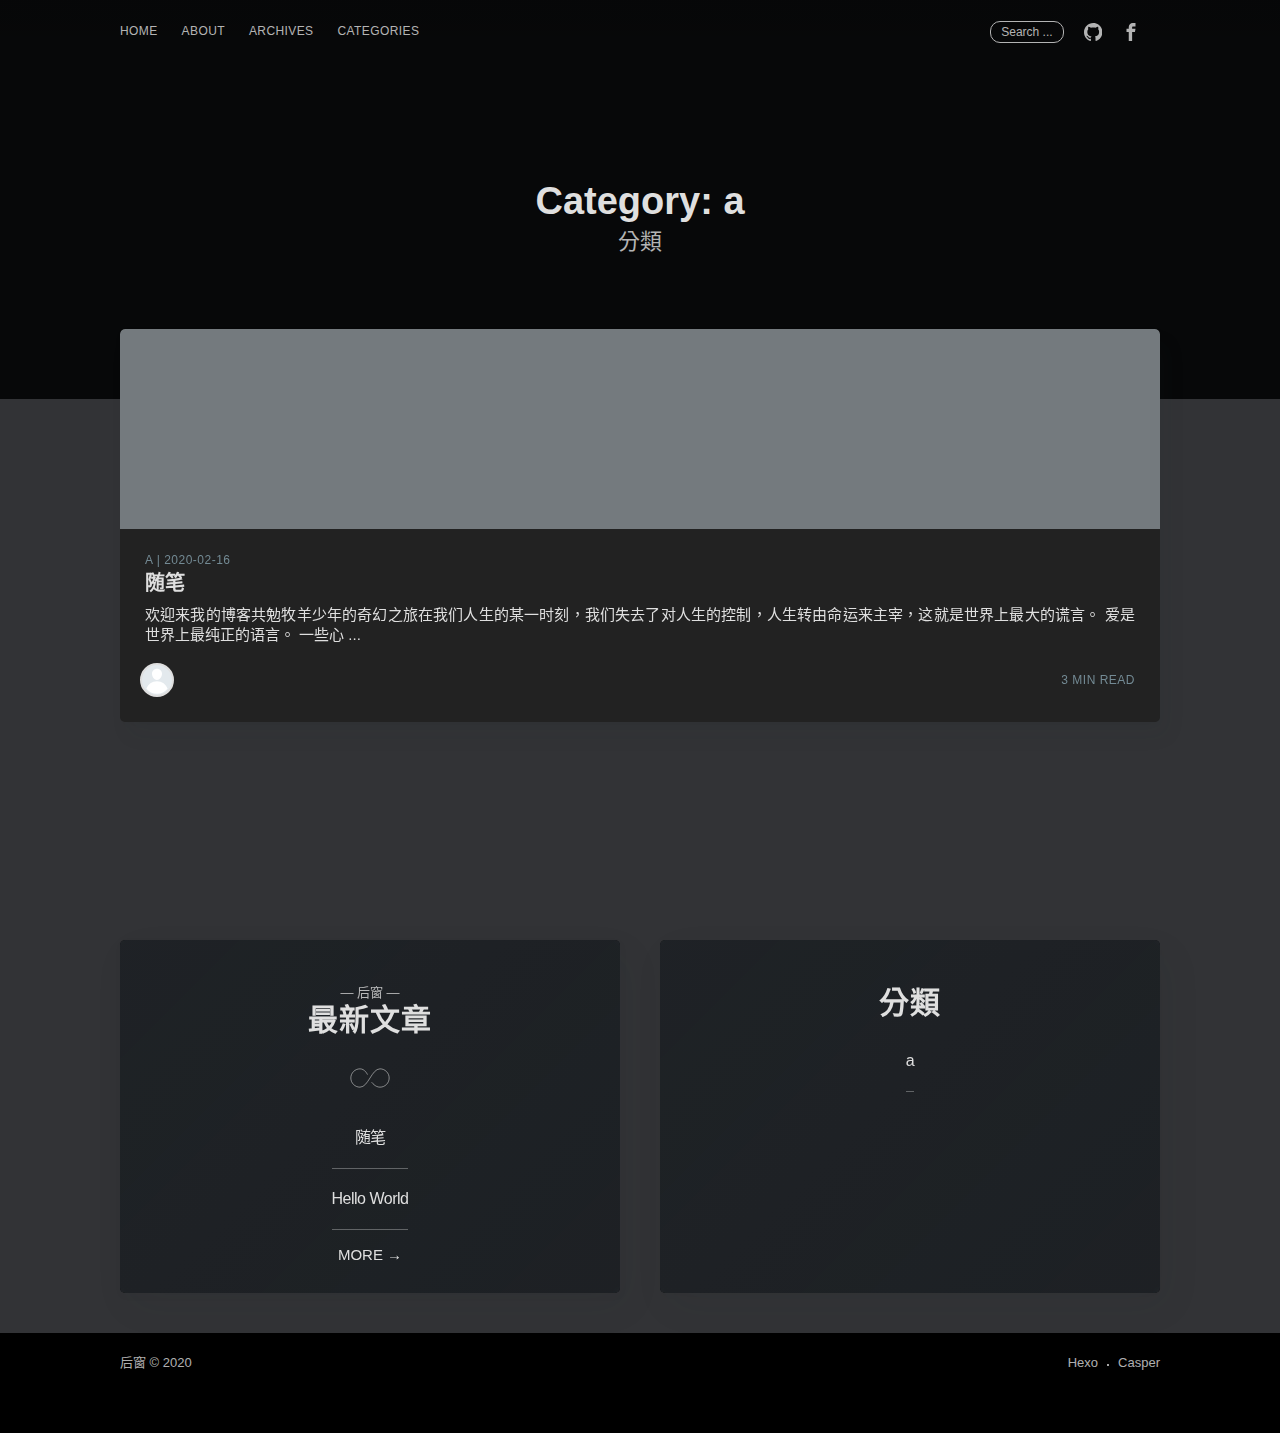
<file: categories/a/index.html>
<!DOCTYPE html><html lang="zh-TW"><head>
	<meta charset="utf-8">
	<meta http-equiv="X-UA-Compatible" content="IE=edge">
	<link rel="preconnect" href="//www.googletagmanager.com">
	<link rel="preconnect" href="//zz.bdstatic.com">
	<link rel="preconnect" href="//sp0.baidu.com">
	<link rel="preconnect" href="//www.google-analytics.com">
	<link rel="preconnect" href="//cdn1.lncld.net">
	<link rel="preconnect" href="//unpkg.com">
	<link rel="preconnect" href="//app-router.leancloud.cn">
	<link rel="preconnect" href="//9qpuwspm.api.lncld.net">
	<link rel="preconnect" href="//gravatar.loli.net">

	<title>Category: a | 后窗</title>

	<meta name="HandheldFriendly" content="True">
	<meta name="viewport" content="width=device-width, initial-scale=1, maximum-scale=2">
	<meta name="generator" content="hexo">
	<meta name="author" content="SkyBlueWater">
	<meta name="description" content>

	
	<meta name="keywords" content="hexo, casper, ghost, theme">
	

	

	
	<meta name="theme-color" content="#3c484e">
	<meta name="msapplication-TileColor" content="#3c484e">
	

	

	

	<meta property="og:site_name" content="后窗">
	<meta property="og:type" content="blog">
	<meta property="og:title" content="Category: a | 后窗">
	<meta property="og:description" content>
	<meta property="og:url" content="http://Skybluewater.github.io/categories/a/index.html">

	

	
	
	
<link rel="stylesheet" href="/css/allinonecss.min.css">


	
	
	
</head>
<body class="tag-template">
	<div class="site-wrapper">
		 




<header class="site-header outer " style="background-image: url(https://raw.githubusercontent.com/Skybluewater/Skybluewater.github.io/master/background.jpg)">
    <div class="inner">
        
        
        
<nav class="site-nav"> 
    <div class="site-nav-left">
        <ul class="nav">
            <li>
                
                <a href="/" title="Home">HOME</a>
                
            </li>
            
            
            <li>
                <a href="/about" title="ABOUT">ABOUT</a>
            </li>
            
            <li>
                <a href="/archives" title="ARCHIVES">ARCHIVES</a>
            </li>
            
            <li>
                <a href="/categories" title="CATEGORIES">CATEGORIES</a>
            </li>
            
            
        </ul> 
    </div>
    
    <div class="search-button-area">
        <a href="#search" class="search-button">Search ...</a>
    </div>
     
    <div class="site-nav-right">
        
        <a href="#search" class="search-button">Search ...</a>
         
        
<div class="social-links">
    
    
    <a class="social-link" title="github" href="https://github.com/Skybluewater" target="_blank" rel="noopener">
        <svg viewBox="0 0 1049 1024" xmlns="http://www.w3.org/2000/svg"><path d="M524.979332 0C234.676191 0 0 234.676191 0 524.979332c0 232.068678 150.366597 428.501342 358.967656 498.035028 26.075132 5.215026 35.636014-11.299224 35.636014-25.205961 0-12.168395-0.869171-53.888607-0.869171-97.347161-146.020741 31.290159-176.441729-62.580318-176.441729-62.580318-23.467619-60.841976-58.234462-76.487055-58.234463-76.487055-47.804409-32.15933 3.476684-32.15933 3.476685-32.15933 53.019436 3.476684 80.83291 53.888607 80.83291 53.888607 46.935238 79.963739 122.553122 57.365291 152.97411 43.458554 4.345855-33.897672 18.252593-57.365291 33.028501-70.402857-116.468925-12.168395-239.022047-57.365291-239.022047-259.012982 0-57.365291 20.860106-104.300529 53.888607-140.805715-5.215026-13.037566-23.467619-66.926173 5.215027-139.067372 0 0 44.327725-13.906737 144.282399 53.888607 41.720212-11.299224 86.917108-17.383422 131.244833-17.383422s89.524621 6.084198 131.244833 17.383422C756.178839 203.386032 800.506564 217.29277 800.506564 217.29277c28.682646 72.1412 10.430053 126.029806 5.215026 139.067372 33.897672 36.505185 53.888607 83.440424 53.888607 140.805715 0 201.64769-122.553122 245.975415-239.891218 259.012982 19.121764 16.514251 35.636014 47.804409 35.636015 97.347161 0 70.402857-0.869171 126.898978-0.869172 144.282399 0 13.906737 9.560882 30.420988 35.636015 25.205961 208.601059-69.533686 358.967656-265.96635 358.967655-498.035028C1049.958663 234.676191 814.413301 0 524.979332 0z"/></svg>
    </a>
    
    
    <a class="social-link" title="facebook" href="https://www.facebook.com/profile.php?id=100024103214236&ref=bookmarks" target="_blank" rel="noopener">
        <svg xmlns="http://www.w3.org/2000/svg" viewBox="0 0 32 32"><path d="M19 6h5V0h-5c-3.86 0-7 3.14-7 7v3H8v6h4v16h6V16h5l1-6h-6V7c0-.542.458-1 1-1z"/></svg>

    </a>
    
    
    
    
    
</div>
    </div>
</nav>
        
        <div class="site-header-content">
            
            <h1 class="site-title">
                Category: a
            </h1>
            <h2 class="site-description">分類</h2>
        </div>
        
        
    </div>
</header>


<div id="site-main" class="site-main outer" role="main">
	<div class="inner">
		<div class="post-feed">
			
			<article class="post-card post ">
				
				<a class="post-card-image-link" title="随笔" href="/2020/02/16/MyFirstPessage/">
					<div class="post-card-image b-lazy" data-src="https://raw.githubusercontent.com/Skybluewater/Skybluewater.github.io/master/photoswipe/covers/c_first.jpg"></div>
				</a>
				
				<div class="post-card-content">
					<a class="post-card-content-link" title="随笔" href="/2020/02/16/MyFirstPessage/">
						<header class="post-card-header">
							<span class="post-card-tags">
								
								
								a
								| 
								
								<time datetime="2020-02-16T04:06:43.000Z">
									2020-02-16
								</time>
							</span>
							<h2 class="post-card-title">随笔</h2>
						</header>
						<div class="post-card-excerpt">
							<p>
								
								
								
								
								
								
								
								欢迎来我的博客共勉牧羊少年的奇幻之旅在我们人生的某一时刻，我们失去了对人生的控制，人生转由命运来主宰，这就是世界上最大的谎言。
爱是世界上最纯正的语言。
一些心
								...
							</p>
						</div>
					</a>
					<footer class="post-card-meta">
						<div class="author-list">
							<div class="author-list-item">
								<div class="author-name-tooltip">SkyBlueWater</div>
								
								<a href="/about" class="static-avatar author-profile-image">
									<svg viewBox="0 0 24 24" xmlns="http://www.w3.org/2000/svg"><g fill="none" fill-rule="evenodd"><path d="M3.513 18.998C4.749 15.504 8.082 13 12 13s7.251 2.504 8.487 5.998C18.47 21.442 15.417 23 12 23s-6.47-1.558-8.487-4.002zM12 12c2.21 0 4-2.79 4-5s-1.79-4-4-4-4 1.79-4 4 1.79 5 4 5z" fill="#FFF"/></g></svg>
								</a>
								
							</div>
						</div>
						<span class="reading-time">
							3
							min read
						</span>
					</footer>
				</div>
			</article>
			
		</div>
	</div>
</div>



<div class="outer">
	<nav class="pagination">
		
	</nav>
</div>



	</div>
	


<aside class="read-next outer">
    <div class="inner">
        <div class="read-next-feed">
            
            

<article class="read-next-card" style="background-image: url(https://raw.githubusercontent.com/Skybluewater/Skybluewater.github.io/master/background.jpg)">
  <header class="read-next-card-header">
    <small class="read-next-card-header-sitetitle">— 后窗 —</small>
    <h3 class="read-next-card-header-title">最新文章</h3>
  </header>
  <div class="read-next-divider">
    <svg xmlns="http://www.w3.org/2000/svg" viewBox="0 0 24 24">
      <path d="M13 14.5s2 3 5 3 5.5-2.463 5.5-5.5S21 6.5 18 6.5c-5 0-7 11-12 11C2.962 17.5.5 15.037.5 12S3 6.5 6 6.5s4.5 3.5 4.5 3.5"/>
    </svg>
  </div>
  <div class="read-next-card-content">
    <ul>
      
      
      
      <li>
        <a href="/2020/02/16/MyFirstPessage/">随笔</a>
      </li>
      
      
      
      <li>
        <a href="/2020/02/16/hello-world/">Hello World</a>
      </li>
      
      
    </ul>
  </div>
  <footer class="read-next-card-footer">
    <a href="/archives">  MORE  → </a>
  </footer>
</article>

            
            
            

<article class="read-next-card" style="background-image: url(https://raw.githubusercontent.com/Skybluewater/Skybluewater.github.io/master/background.jpg)">
    <header class="read-next-card-header tagcloud-card">
        <h3 class="read-next-card-header-title">分類</h3>
    </header>
    <div class="read-next-card-content">
        <ul class="category-list"><li class="category-list-item"><a class="category-list-link" href="/categories/a/">a</a></li></ul>
    </div>
</article>


            
            
            

            
        </div>
    </div>
</aside>

	




<div id="search" class="search-overlay">
    <div class="search-form">
        
        <input id="local-search-input" class="search-input" type="text" name="search" placeholder="搜尋 ...">
        <a class="search-overlay-close" href="#"></a>
    </div>
    <div id="local-search-result"></div>
</div>

<footer class="site-footer outer">
	<div class="site-footer-content inner">
		<div class="copyright">
			<a href="/" title="后窗">后窗 © 2020</a>
			
		</div>
		<nav class="site-footer-nav">
			
			<a href="https://hexo.io/" title="Hexo" target="_blank" rel="noopener">Hexo</a>
			<a href="https://github.com/xzhih/hexo-theme-casper" title="Casper" target="_blank" rel="noopener">Casper</a>
		</nav>
	</div>
</footer>
	


<script>
    if(window.navigator && navigator.serviceWorker) {
        navigator.serviceWorker.getRegistrations().then(function(registrations) {
            for(let registration of registrations) {
                registration.unregister()
            }
        })
    }
</script>


<script id="scriptLoad" src="/js/allinone.min.js" async></script>


<script>
    document.getElementById('scriptLoad').addEventListener('load', function () {
        
        
            var bLazy = new Blazy();
        

        
        

        
        
        
            searchFunc("/");
        
        
    })
</script>












</body></html>
</file>
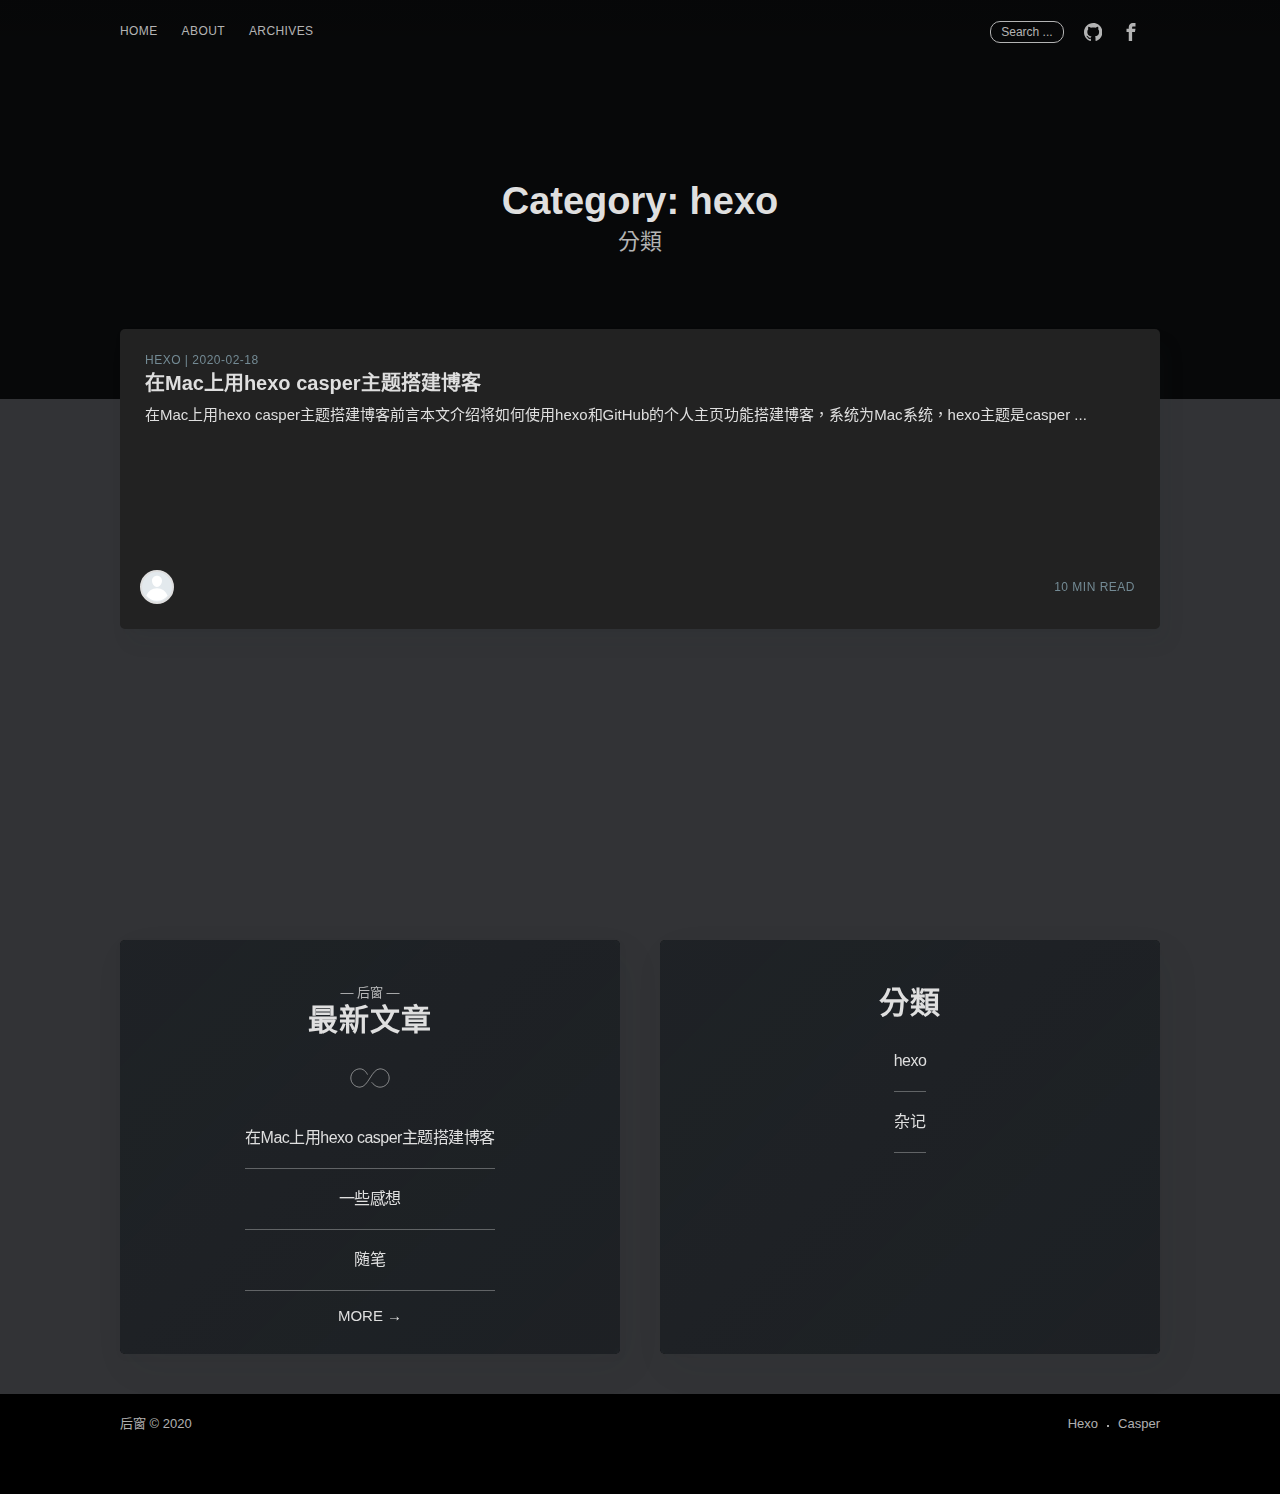
<file: categories/hexo/index.html>
<!DOCTYPE html>
<html lang="zh-TW">







<head>
	<meta charset="utf-8">
	<meta http-equiv="X-UA-Compatible" content="IE=edge">
	<link rel="preconnect" href="//www.googletagmanager.com">
	<link rel="preconnect" href="//zz.bdstatic.com">
	<link rel="preconnect" href="//sp0.baidu.com">
	<link rel="preconnect" href="//www.google-analytics.com">
	<link rel="preconnect" href="//cdn1.lncld.net">
	<link rel="preconnect" href="//unpkg.com">
	<link rel="preconnect" href="//app-router.leancloud.cn">
	<link rel="preconnect" href="//9qpuwspm.api.lncld.net">
	<link rel="preconnect" href="//gravatar.loli.net">

	<title>Category: hexo | 后窗</title>

	<meta name="HandheldFriendly" content="True">
	<meta name="viewport" content="width=device-width, initial-scale=1, maximum-scale=2">
	<meta name="generator" content="hexo">
	<meta name="author" content="SkyBlueWater">
	<meta name="description" content>

	
	<meta name="keywords" content="hexo, casper, ghost, theme">
	

	

	
	<meta name="theme-color" content="#3c484e">
	<meta name="msapplication-TileColor" content="#3c484e">
	

	

	

	<meta property="og:site_name" content="后窗">
	<meta property="og:type" content="blog">
	<meta property="og:title" content="Category: hexo | 后窗">
	<meta property="og:description" content>
	<meta property="og:url" content="http://Skybluewater.github.io/categories/hexo/index.html">

	

	
	
	
<link rel="stylesheet" href="/css/allinonecss.min.css">


	
	
	
</head>
<body class="tag-template">
	<div class="site-wrapper">
		 




<header class="site-header outer " style="background-image: url(https://raw.githubusercontent.com/Skybluewater/Skybluewater.github.io/master/background.jpg)">
    <div class="inner">
        
        
        
<nav class="site-nav"> 
    <div class="site-nav-left">
        <ul class="nav">
            <li>
                
                <a href="/" title="Home">HOME</a>
                
            </li>
            
            
            <li>
                <a href="/about" title="ABOUT">ABOUT</a>
            </li>
            
            <li>
                <a href="/archives" title="ARCHIVES">ARCHIVES</a>
            </li>
            
            
        </ul> 
    </div>
    
    <div class="search-button-area">
        <a href="#search" class="search-button">Search ...</a>
    </div>
     
    <div class="site-nav-right">
        
        <a href="#search" class="search-button">Search ...</a>
         
        
<div class="social-links">
    
    
    <a class="social-link" title="github" href="https://github.com/Skybluewater" target="_blank" rel="noopener">
        <svg viewbox="0 0 1049 1024" xmlns="http://www.w3.org/2000/svg"><path d="M524.979332 0C234.676191 0 0 234.676191 0 524.979332c0 232.068678 150.366597 428.501342 358.967656 498.035028 26.075132 5.215026 35.636014-11.299224 35.636014-25.205961 0-12.168395-0.869171-53.888607-0.869171-97.347161-146.020741 31.290159-176.441729-62.580318-176.441729-62.580318-23.467619-60.841976-58.234462-76.487055-58.234463-76.487055-47.804409-32.15933 3.476684-32.15933 3.476685-32.15933 53.019436 3.476684 80.83291 53.888607 80.83291 53.888607 46.935238 79.963739 122.553122 57.365291 152.97411 43.458554 4.345855-33.897672 18.252593-57.365291 33.028501-70.402857-116.468925-12.168395-239.022047-57.365291-239.022047-259.012982 0-57.365291 20.860106-104.300529 53.888607-140.805715-5.215026-13.037566-23.467619-66.926173 5.215027-139.067372 0 0 44.327725-13.906737 144.282399 53.888607 41.720212-11.299224 86.917108-17.383422 131.244833-17.383422s89.524621 6.084198 131.244833 17.383422C756.178839 203.386032 800.506564 217.29277 800.506564 217.29277c28.682646 72.1412 10.430053 126.029806 5.215026 139.067372 33.897672 36.505185 53.888607 83.440424 53.888607 140.805715 0 201.64769-122.553122 245.975415-239.891218 259.012982 19.121764 16.514251 35.636014 47.804409 35.636015 97.347161 0 70.402857-0.869171 126.898978-0.869172 144.282399 0 13.906737 9.560882 30.420988 35.636015 25.205961 208.601059-69.533686 358.967656-265.96635 358.967655-498.035028C1049.958663 234.676191 814.413301 0 524.979332 0z"/></svg>
    </a>
    
    
    <a class="social-link" title="facebook" href="https://www.facebook.com/profile.php?id=100024103214236&ref=bookmarks" target="_blank" rel="noopener">
        <svg xmlns="http://www.w3.org/2000/svg" viewbox="0 0 32 32"><path d="M19 6h5V0h-5c-3.86 0-7 3.14-7 7v3H8v6h4v16h6V16h5l1-6h-6V7c0-.542.458-1 1-1z"/></svg>

    </a>
    
    
    
    
    
</div>
    </div>
</nav>
        
        <div class="site-header-content">
            
            <h1 class="site-title">
                Category: hexo
            </h1>
            <h2 class="site-description">分類</h2>
        </div>
        
        
    </div>
</header>


<div id="site-main" class="site-main outer" role="main">
	<div class="inner">
		<div class="post-feed">
			
			<article class="post-card post  no-image ">
				
				<div class="post-card-content">
					<a class="post-card-content-link" title="在Mac上用hexo casper主题搭建博客" href="/2020/02/18/%E5%9C%A8Mac%E4%B8%8A%E7%94%A8hexo-casper%E4%B8%BB%E9%A2%98%E6%90%AD%E5%BB%BA%E5%8D%9A%E5%AE%A2/">
						<header class="post-card-header">
							<span class="post-card-tags">
								
								
								hexo
								| 
								
								<time datetime="2020-02-18T04:46:30.000Z">
									2020-02-18
								</time>
							</span>
							<h2 class="post-card-title">在Mac上用hexo casper主题搭建博客</h2>
						</header>
						<div class="post-card-excerpt">
							<p>
								
								
								
								
								
								
								
								
								
								在Mac上用hexo casper主题搭建博客前言本文介绍将如何使用hexo和GitHub的个人主页功能搭建博客，系统为Mac系统，hexo主题是casper

								...
							</p>
						</div>
					</a>
					<footer class="post-card-meta">
						<div class="author-list">
							<div class="author-list-item">
								<div class="author-name-tooltip">SkyBlueWater</div>
								
								<a href="/about" class="static-avatar author-profile-image">
									<svg viewbox="0 0 24 24" xmlns="http://www.w3.org/2000/svg"><g fill="none" fill-rule="evenodd"><path d="M3.513 18.998C4.749 15.504 8.082 13 12 13s7.251 2.504 8.487 5.998C18.47 21.442 15.417 23 12 23s-6.47-1.558-8.487-4.002zM12 12c2.21 0 4-2.79 4-5s-1.79-4-4-4-4 1.79-4 4 1.79 5 4 5z" fill="#FFF"/></g></svg>
								</a>
								
							</div>
						</div>
						<span class="reading-time">
							10
							min read
						</span>
					</footer>
				</div>
			</article>
			
		</div>
	</div>
</div>



<div class="outer">
	<nav class="pagination">
		
	</nav>
</div>



	</div>
	


<aside class="read-next outer">
    <div class="inner">
        <div class="read-next-feed">
            
            

<article class="read-next-card" style="background-image: url(https://raw.githubusercontent.com/Skybluewater/Skybluewater.github.io/master/background.jpg)">
  <header class="read-next-card-header">
    <small class="read-next-card-header-sitetitle">&mdash; 后窗 &mdash;</small>
    <h3 class="read-next-card-header-title">最新文章</h3>
  </header>
  <div class="read-next-divider">
    <svg xmlns="http://www.w3.org/2000/svg" viewbox="0 0 24 24">
      <path d="M13 14.5s2 3 5 3 5.5-2.463 5.5-5.5S21 6.5 18 6.5c-5 0-7 11-12 11C2.962 17.5.5 15.037.5 12S3 6.5 6 6.5s4.5 3.5 4.5 3.5"/>
    </svg>
  </div>
  <div class="read-next-card-content">
    <ul>
      
      
      
      <li>
        <a href="/2020/02/18/%E5%9C%A8Mac%E4%B8%8A%E7%94%A8hexo-casper%E4%B8%BB%E9%A2%98%E6%90%AD%E5%BB%BA%E5%8D%9A%E5%AE%A2/">在Mac上用hexo casper主题搭建博客</a>
      </li>
      
      
      
      <li>
        <a href="/2020/02/17/%E4%B8%80%E4%BA%9B%E6%84%9F%E6%83%B3/">一些感想</a>
      </li>
      
      
      
      <li>
        <a href="/2020/02/16/MyFirstPessage/">随笔</a>
      </li>
      
      
      
      
    </ul>
  </div>
  <footer class="read-next-card-footer">
    <a href="/archives">  MORE  → </a>
  </footer>
</article>

            
            
            

<article class="read-next-card" style="background-image: url(https://raw.githubusercontent.com/Skybluewater/Skybluewater.github.io/master/background.jpg)">
    <header class="read-next-card-header tagcloud-card">
        <h3 class="read-next-card-header-title">分類</h3>
    </header>
    <div class="read-next-card-content">
        <ul class="category-list"><li class="category-list-item"><a class="category-list-link" href="/categories/hexo/">hexo</a></li><li class="category-list-item"><a class="category-list-link" href="/categories/%E6%9D%82%E8%AE%B0/">杂记</a></li></ul>
    </div>
</article>


            
            
            

            
        </div>
    </div>
</aside>

	




<div id="search" class="search-overlay">
    <div class="search-form">
        
        <input id="local-search-input" class="search-input" type="text" name="search" placeholder="搜尋 ...">
        <a class="search-overlay-close" href="#"></a>
    </div>
    <div id="local-search-result"></div>
</div>

<footer class="site-footer outer">
	<div class="site-footer-content inner">
		<div class="copyright">
			<a href="/" title="后窗">后窗 &copy; 2020</a>
			
		</div>
		<nav class="site-footer-nav">
			
			<a href="https://hexo.io/" title="Hexo" target="_blank" rel="noopener">Hexo</a>
			<a href="https://github.com/xzhih/hexo-theme-casper" title="Casper" target="_blank" rel="noopener">Casper</a>
		</nav>
	</div>
</footer>
	


<script>
    if(window.navigator && navigator.serviceWorker) {
        navigator.serviceWorker.getRegistrations().then(function(registrations) {
            for(let registration of registrations) {
                registration.unregister()
            }
        })
    }
</script>


<script id="scriptLoad" src="/js/allinone.min.js" async></script>


<script>
    document.getElementById('scriptLoad').addEventListener('load', function () {
        
        
            var bLazy = new Blazy();
        

        
        

        
        
        
            searchFunc("/");
        
        
    })
</script>










</body>
</html>
</file>
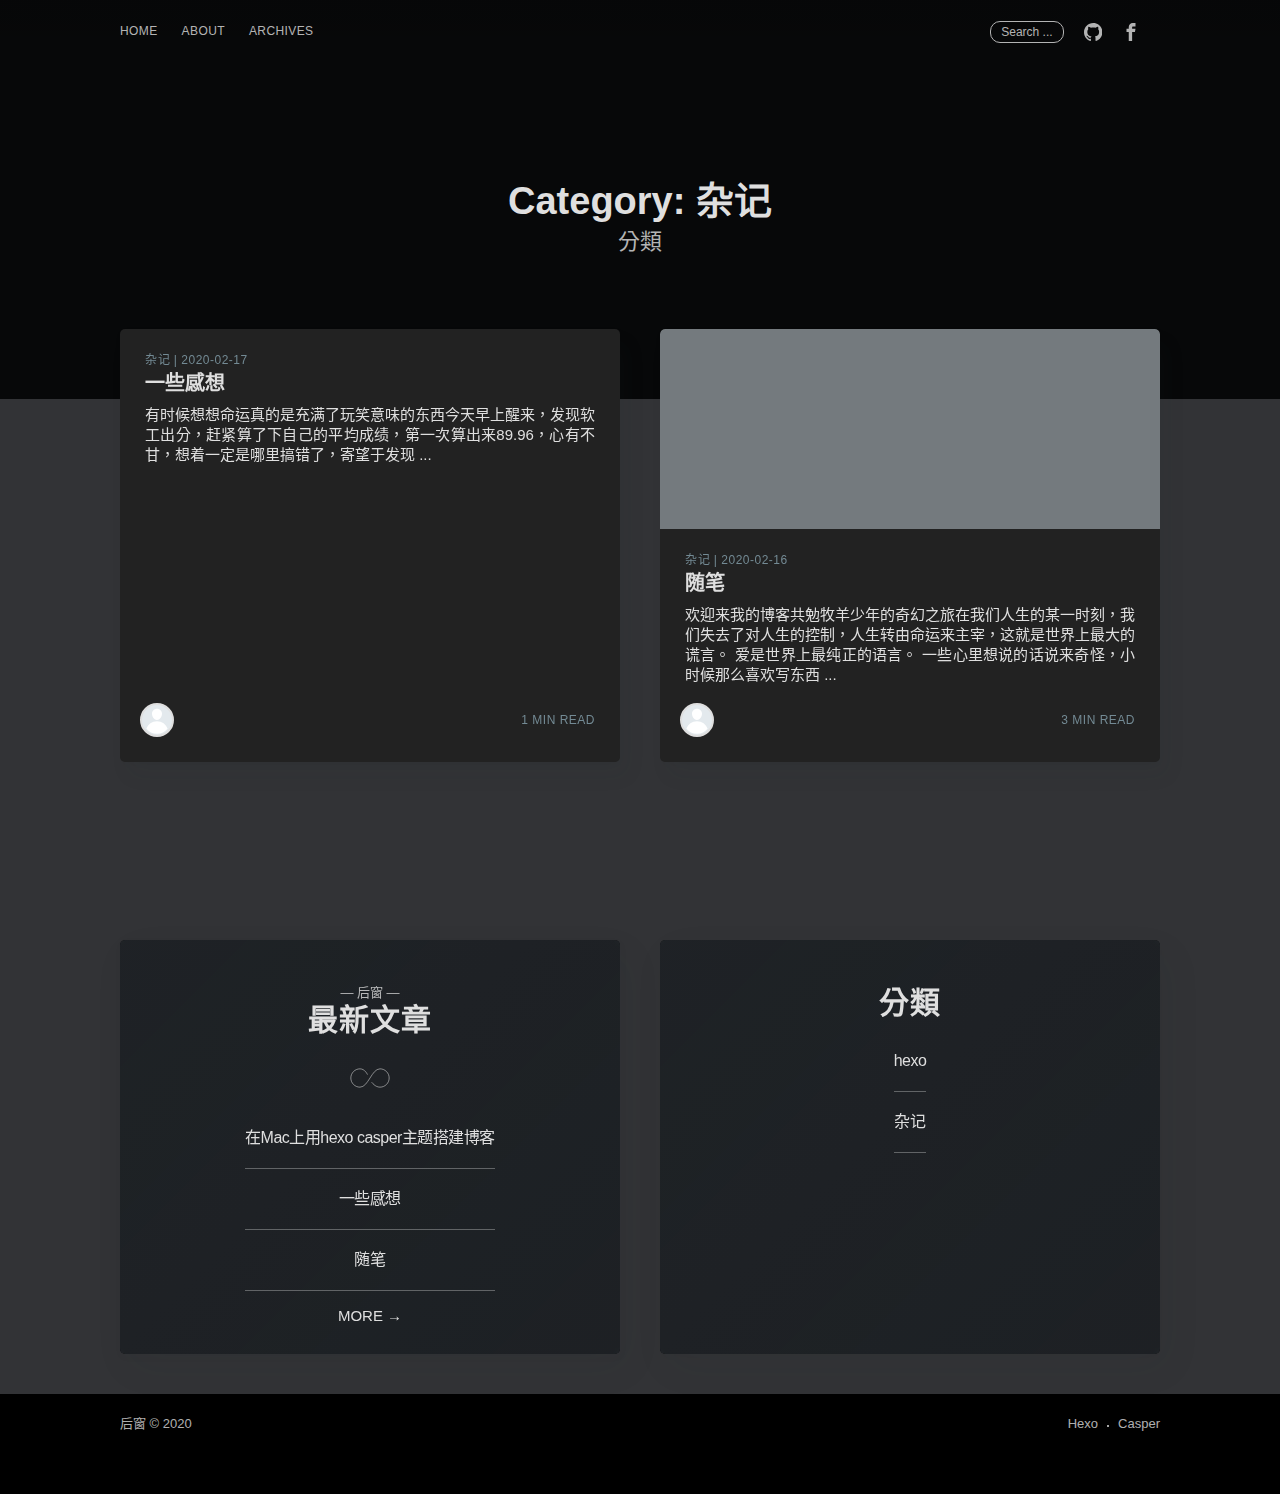
<file: categories/杂记/index.html>
<!DOCTYPE html>
<html lang="zh-TW">







<head>
	<meta charset="utf-8">
	<meta http-equiv="X-UA-Compatible" content="IE=edge">
	<link rel="preconnect" href="//www.googletagmanager.com">
	<link rel="preconnect" href="//zz.bdstatic.com">
	<link rel="preconnect" href="//sp0.baidu.com">
	<link rel="preconnect" href="//www.google-analytics.com">
	<link rel="preconnect" href="//cdn1.lncld.net">
	<link rel="preconnect" href="//unpkg.com">
	<link rel="preconnect" href="//app-router.leancloud.cn">
	<link rel="preconnect" href="//9qpuwspm.api.lncld.net">
	<link rel="preconnect" href="//gravatar.loli.net">

	<title>Category: 杂记 | 后窗</title>

	<meta name="HandheldFriendly" content="True">
	<meta name="viewport" content="width=device-width, initial-scale=1, maximum-scale=2">
	<meta name="generator" content="hexo">
	<meta name="author" content="SkyBlueWater">
	<meta name="description" content>

	
	<meta name="keywords" content="hexo, casper, ghost, theme">
	

	

	
	<meta name="theme-color" content="#3c484e">
	<meta name="msapplication-TileColor" content="#3c484e">
	

	

	

	<meta property="og:site_name" content="后窗">
	<meta property="og:type" content="blog">
	<meta property="og:title" content="Category: 杂记 | 后窗">
	<meta property="og:description" content>
	<meta property="og:url" content="http://Skybluewater.github.io/categories/%E6%9D%82%E8%AE%B0/index.html">

	

	
	
	
<link rel="stylesheet" href="/css/allinonecss.min.css">


	
	
	
</head>
<body class="tag-template">
	<div class="site-wrapper">
		 




<header class="site-header outer " style="background-image: url(https://raw.githubusercontent.com/Skybluewater/Skybluewater.github.io/master/background.jpg)">
    <div class="inner">
        
        
        
<nav class="site-nav"> 
    <div class="site-nav-left">
        <ul class="nav">
            <li>
                
                <a href="/" title="Home">HOME</a>
                
            </li>
            
            
            <li>
                <a href="/about" title="ABOUT">ABOUT</a>
            </li>
            
            <li>
                <a href="/archives" title="ARCHIVES">ARCHIVES</a>
            </li>
            
            
        </ul> 
    </div>
    
    <div class="search-button-area">
        <a href="#search" class="search-button">Search ...</a>
    </div>
     
    <div class="site-nav-right">
        
        <a href="#search" class="search-button">Search ...</a>
         
        
<div class="social-links">
    
    
    <a class="social-link" title="github" href="https://github.com/Skybluewater" target="_blank" rel="noopener">
        <svg viewbox="0 0 1049 1024" xmlns="http://www.w3.org/2000/svg"><path d="M524.979332 0C234.676191 0 0 234.676191 0 524.979332c0 232.068678 150.366597 428.501342 358.967656 498.035028 26.075132 5.215026 35.636014-11.299224 35.636014-25.205961 0-12.168395-0.869171-53.888607-0.869171-97.347161-146.020741 31.290159-176.441729-62.580318-176.441729-62.580318-23.467619-60.841976-58.234462-76.487055-58.234463-76.487055-47.804409-32.15933 3.476684-32.15933 3.476685-32.15933 53.019436 3.476684 80.83291 53.888607 80.83291 53.888607 46.935238 79.963739 122.553122 57.365291 152.97411 43.458554 4.345855-33.897672 18.252593-57.365291 33.028501-70.402857-116.468925-12.168395-239.022047-57.365291-239.022047-259.012982 0-57.365291 20.860106-104.300529 53.888607-140.805715-5.215026-13.037566-23.467619-66.926173 5.215027-139.067372 0 0 44.327725-13.906737 144.282399 53.888607 41.720212-11.299224 86.917108-17.383422 131.244833-17.383422s89.524621 6.084198 131.244833 17.383422C756.178839 203.386032 800.506564 217.29277 800.506564 217.29277c28.682646 72.1412 10.430053 126.029806 5.215026 139.067372 33.897672 36.505185 53.888607 83.440424 53.888607 140.805715 0 201.64769-122.553122 245.975415-239.891218 259.012982 19.121764 16.514251 35.636014 47.804409 35.636015 97.347161 0 70.402857-0.869171 126.898978-0.869172 144.282399 0 13.906737 9.560882 30.420988 35.636015 25.205961 208.601059-69.533686 358.967656-265.96635 358.967655-498.035028C1049.958663 234.676191 814.413301 0 524.979332 0z"/></svg>
    </a>
    
    
    <a class="social-link" title="facebook" href="https://www.facebook.com/profile.php?id=100024103214236&ref=bookmarks" target="_blank" rel="noopener">
        <svg xmlns="http://www.w3.org/2000/svg" viewbox="0 0 32 32"><path d="M19 6h5V0h-5c-3.86 0-7 3.14-7 7v3H8v6h4v16h6V16h5l1-6h-6V7c0-.542.458-1 1-1z"/></svg>

    </a>
    
    
    
    
    
</div>
    </div>
</nav>
        
        <div class="site-header-content">
            
            <h1 class="site-title">
                Category: 杂记
            </h1>
            <h2 class="site-description">分類</h2>
        </div>
        
        
    </div>
</header>


<div id="site-main" class="site-main outer" role="main">
	<div class="inner">
		<div class="post-feed">
			
			<article class="post-card post  no-image ">
				
				<div class="post-card-content">
					<a class="post-card-content-link" title="一些感想" href="/2020/02/17/%E4%B8%80%E4%BA%9B%E6%84%9F%E6%83%B3/">
						<header class="post-card-header">
							<span class="post-card-tags">
								
								
								杂记
								| 
								
								<time datetime="2020-02-16T21:46:49.000Z">
									2020-02-17
								</time>
							</span>
							<h2 class="post-card-title">一些感想</h2>
						</header>
						<div class="post-card-excerpt">
							<p>
								
								
								
								
								
								
								
								
								
								有时候想想命运真的是充满了玩笑意味的东西今天早上醒来，发现软工出分，赶紧算了下自己的平均成绩，第一次算出来89.96，心有不甘，想着一定是哪里搞错了，寄望于发现
								...
							</p>
						</div>
					</a>
					<footer class="post-card-meta">
						<div class="author-list">
							<div class="author-list-item">
								<div class="author-name-tooltip">SkyBlueWater</div>
								
								<a href="/about" class="static-avatar author-profile-image">
									<svg viewbox="0 0 24 24" xmlns="http://www.w3.org/2000/svg"><g fill="none" fill-rule="evenodd"><path d="M3.513 18.998C4.749 15.504 8.082 13 12 13s7.251 2.504 8.487 5.998C18.47 21.442 15.417 23 12 23s-6.47-1.558-8.487-4.002zM12 12c2.21 0 4-2.79 4-5s-1.79-4-4-4-4 1.79-4 4 1.79 5 4 5z" fill="#FFF"/></g></svg>
								</a>
								
							</div>
						</div>
						<span class="reading-time">
							1
							min read
						</span>
					</footer>
				</div>
			</article>
			
			<article class="post-card post ">
				
				<a class="post-card-image-link" title="随笔" href="/2020/02/16/MyFirstPessage/">
					<div class="post-card-image b-lazy" data-src="https://raw.githubusercontent.com/Skybluewater/Skybluewater.github.io/master/photoswipe/covers/c_first.jpg"></div>
				</a>
				
				<div class="post-card-content">
					<a class="post-card-content-link" title="随笔" href="/2020/02/16/MyFirstPessage/">
						<header class="post-card-header">
							<span class="post-card-tags">
								
								
								杂记
								| 
								
								<time datetime="2020-02-16T04:06:43.000Z">
									2020-02-16
								</time>
							</span>
							<h2 class="post-card-title">随笔</h2>
						</header>
						<div class="post-card-excerpt">
							<p>
								
								
								
								
								
								欢迎来我的博客共勉牧羊少年的奇幻之旅在我们人生的某一时刻，我们失去了对人生的控制，人生转由命运来主宰，这就是世界上最大的谎言。
爱是世界上最纯正的语言。
一些心里想说的话说来奇怪，小时候那么喜欢写东西
								...
							</p>
						</div>
					</a>
					<footer class="post-card-meta">
						<div class="author-list">
							<div class="author-list-item">
								<div class="author-name-tooltip">SkyBlueWater</div>
								
								<a href="/about" class="static-avatar author-profile-image">
									<svg viewbox="0 0 24 24" xmlns="http://www.w3.org/2000/svg"><g fill="none" fill-rule="evenodd"><path d="M3.513 18.998C4.749 15.504 8.082 13 12 13s7.251 2.504 8.487 5.998C18.47 21.442 15.417 23 12 23s-6.47-1.558-8.487-4.002zM12 12c2.21 0 4-2.79 4-5s-1.79-4-4-4-4 1.79-4 4 1.79 5 4 5z" fill="#FFF"/></g></svg>
								</a>
								
							</div>
						</div>
						<span class="reading-time">
							3
							min read
						</span>
					</footer>
				</div>
			</article>
			
		</div>
	</div>
</div>



<div class="outer">
	<nav class="pagination">
		
	</nav>
</div>



	</div>
	


<aside class="read-next outer">
    <div class="inner">
        <div class="read-next-feed">
            
            

<article class="read-next-card" style="background-image: url(https://raw.githubusercontent.com/Skybluewater/Skybluewater.github.io/master/background.jpg)">
  <header class="read-next-card-header">
    <small class="read-next-card-header-sitetitle">&mdash; 后窗 &mdash;</small>
    <h3 class="read-next-card-header-title">最新文章</h3>
  </header>
  <div class="read-next-divider">
    <svg xmlns="http://www.w3.org/2000/svg" viewbox="0 0 24 24">
      <path d="M13 14.5s2 3 5 3 5.5-2.463 5.5-5.5S21 6.5 18 6.5c-5 0-7 11-12 11C2.962 17.5.5 15.037.5 12S3 6.5 6 6.5s4.5 3.5 4.5 3.5"/>
    </svg>
  </div>
  <div class="read-next-card-content">
    <ul>
      
      
      
      <li>
        <a href="/2020/02/18/%E5%9C%A8Mac%E4%B8%8A%E7%94%A8hexo-casper%E4%B8%BB%E9%A2%98%E6%90%AD%E5%BB%BA%E5%8D%9A%E5%AE%A2/">在Mac上用hexo casper主题搭建博客</a>
      </li>
      
      
      
      <li>
        <a href="/2020/02/17/%E4%B8%80%E4%BA%9B%E6%84%9F%E6%83%B3/">一些感想</a>
      </li>
      
      
      
      <li>
        <a href="/2020/02/16/MyFirstPessage/">随笔</a>
      </li>
      
      
      
      
    </ul>
  </div>
  <footer class="read-next-card-footer">
    <a href="/archives">  MORE  → </a>
  </footer>
</article>

            
            
            

<article class="read-next-card" style="background-image: url(https://raw.githubusercontent.com/Skybluewater/Skybluewater.github.io/master/background.jpg)">
    <header class="read-next-card-header tagcloud-card">
        <h3 class="read-next-card-header-title">分類</h3>
    </header>
    <div class="read-next-card-content">
        <ul class="category-list"><li class="category-list-item"><a class="category-list-link" href="/categories/hexo/">hexo</a></li><li class="category-list-item"><a class="category-list-link" href="/categories/%E6%9D%82%E8%AE%B0/">杂记</a></li></ul>
    </div>
</article>


            
            
            

            
        </div>
    </div>
</aside>

	




<div id="search" class="search-overlay">
    <div class="search-form">
        
        <input id="local-search-input" class="search-input" type="text" name="search" placeholder="搜尋 ...">
        <a class="search-overlay-close" href="#"></a>
    </div>
    <div id="local-search-result"></div>
</div>

<footer class="site-footer outer">
	<div class="site-footer-content inner">
		<div class="copyright">
			<a href="/" title="后窗">后窗 &copy; 2020</a>
			
		</div>
		<nav class="site-footer-nav">
			
			<a href="https://hexo.io/" title="Hexo" target="_blank" rel="noopener">Hexo</a>
			<a href="https://github.com/xzhih/hexo-theme-casper" title="Casper" target="_blank" rel="noopener">Casper</a>
		</nav>
	</div>
</footer>
	


<script>
    if(window.navigator && navigator.serviceWorker) {
        navigator.serviceWorker.getRegistrations().then(function(registrations) {
            for(let registration of registrations) {
                registration.unregister()
            }
        })
    }
</script>


<script id="scriptLoad" src="/js/allinone.min.js" async></script>


<script>
    document.getElementById('scriptLoad').addEventListener('load', function () {
        
        
            var bLazy = new Blazy();
        

        
        

        
        
        
            searchFunc("/");
        
        
    })
</script>










</body>
</html>
</file>
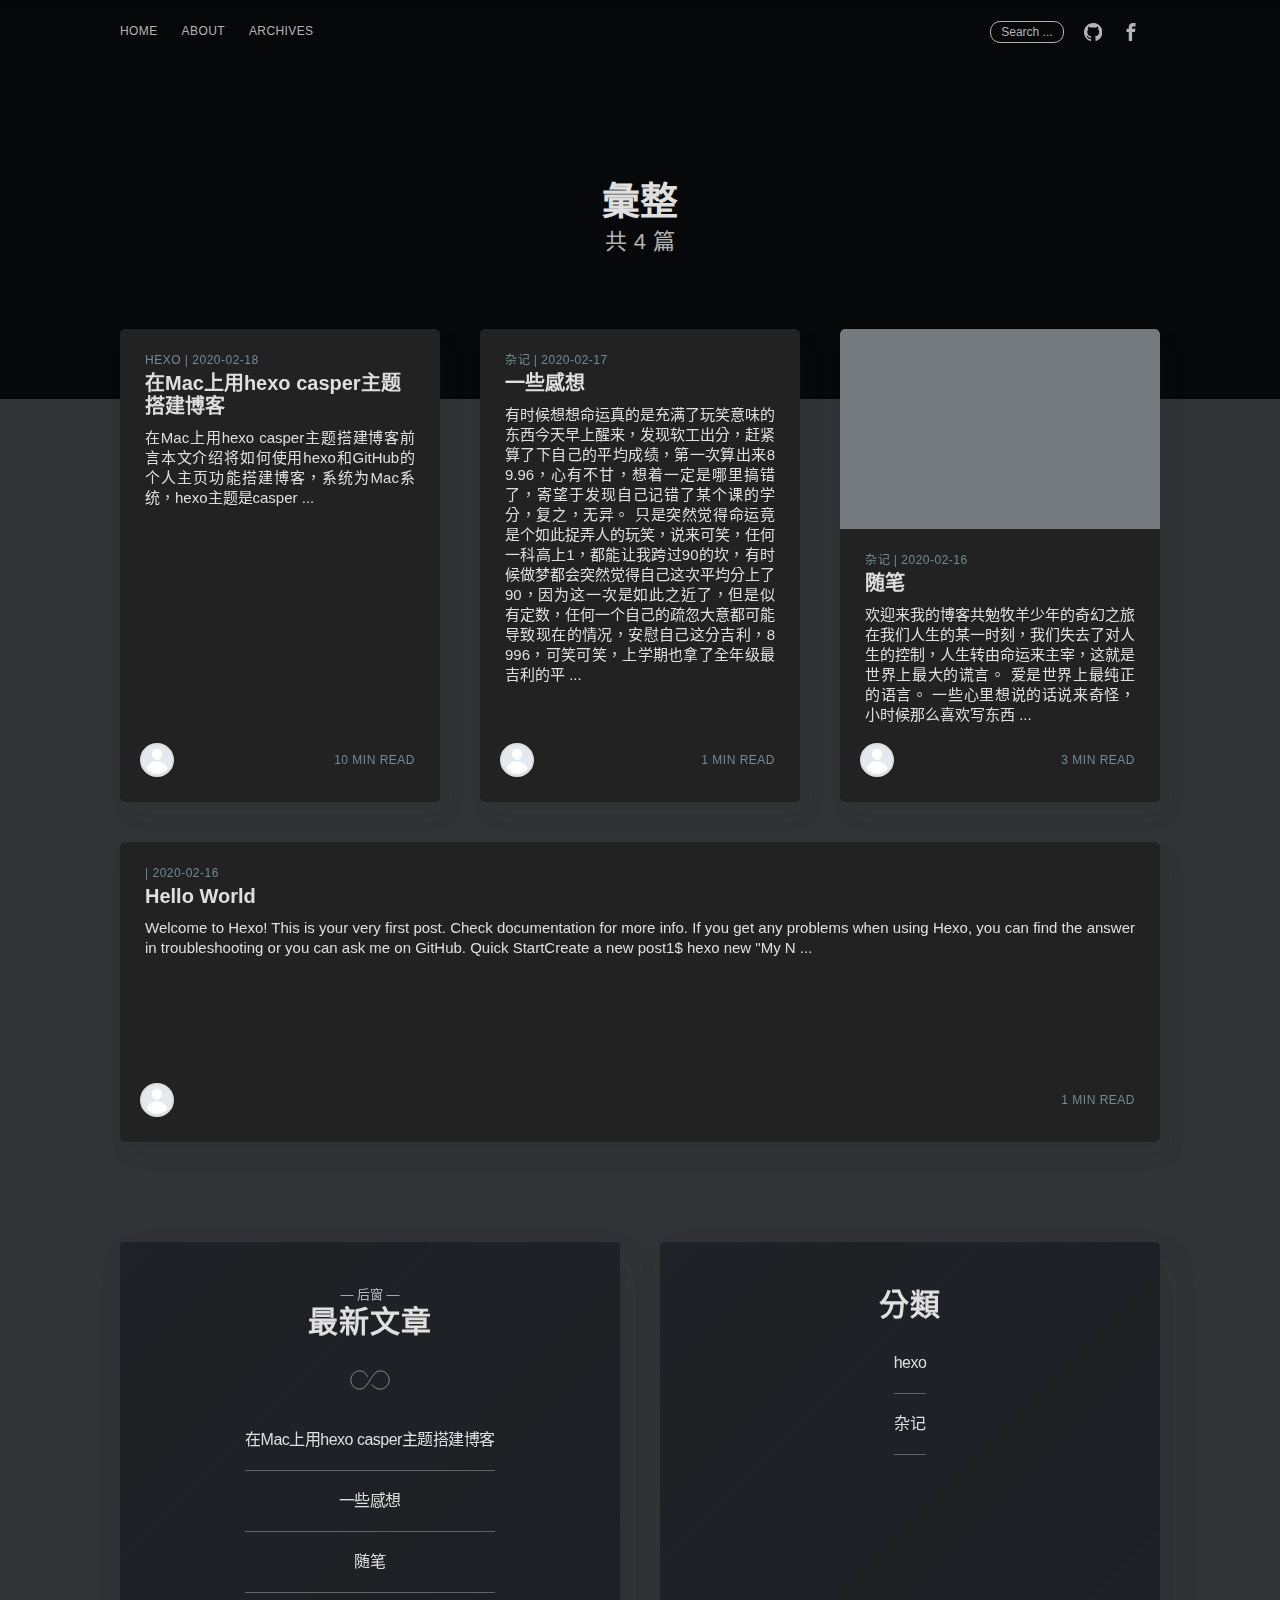
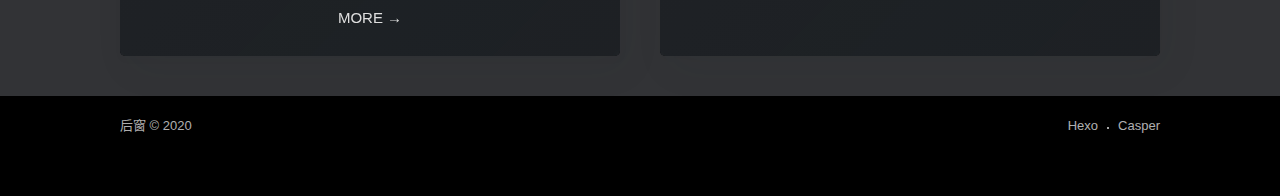
<file: archives/2020/02/index.html>
<!DOCTYPE html>
<html lang="zh-TW">


 




<head>
	<meta charset="utf-8">
	<meta http-equiv="X-UA-Compatible" content="IE=edge">
	<link rel="preconnect" href="//www.googletagmanager.com">
	<link rel="preconnect" href="//zz.bdstatic.com">
	<link rel="preconnect" href="//sp0.baidu.com">
	<link rel="preconnect" href="//www.google-analytics.com">
	<link rel="preconnect" href="//cdn1.lncld.net">
	<link rel="preconnect" href="//unpkg.com">
	<link rel="preconnect" href="//app-router.leancloud.cn">
	<link rel="preconnect" href="//9qpuwspm.api.lncld.net">
	<link rel="preconnect" href="//gravatar.loli.net">

	<title>彙整 | 后窗</title>

	<meta name="HandheldFriendly" content="True">
	<meta name="viewport" content="width=device-width, initial-scale=1, maximum-scale=2">
	<meta name="generator" content="hexo">
	<meta name="author" content="SkyBlueWater">
	<meta name="description" content>

	
	<meta name="keywords" content="hexo, casper, ghost, theme">
	

	

	
	<meta name="theme-color" content="#3c484e">
	<meta name="msapplication-TileColor" content="#3c484e">
	

	

	

	<meta property="og:site_name" content="后窗">
	<meta property="og:type" content="blog">
	<meta property="og:title" content="彙整 | 后窗">
	<meta property="og:description" content>
	<meta property="og:url" content="http://Skybluewater.github.io/archives/2020/02/index.html">

	

	
	
	
<link rel="stylesheet" href="/css/allinonecss.min.css">


	
	
	
</head>
<body class="tag-template">
	<div class="site-wrapper">
		




<header class="site-header outer " style="background-image: url(https://raw.githubusercontent.com/Skybluewater/Skybluewater.github.io/master/background.jpg)">
    <div class="inner">
        
        
        
<nav class="site-nav"> 
    <div class="site-nav-left">
        <ul class="nav">
            <li>
                
                <a href="/" title="Home">HOME</a>
                
            </li>
            
            
            <li>
                <a href="/about" title="ABOUT">ABOUT</a>
            </li>
            
            <li>
                <a href="/archives" title="ARCHIVES">ARCHIVES</a>
            </li>
            
            
        </ul> 
    </div>
    
    <div class="search-button-area">
        <a href="#search" class="search-button">Search ...</a>
    </div>
     
    <div class="site-nav-right">
        
        <a href="#search" class="search-button">Search ...</a>
         
        
<div class="social-links">
    
    
    <a class="social-link" title="github" href="https://github.com/Skybluewater" target="_blank" rel="noopener">
        <svg viewbox="0 0 1049 1024" xmlns="http://www.w3.org/2000/svg"><path d="M524.979332 0C234.676191 0 0 234.676191 0 524.979332c0 232.068678 150.366597 428.501342 358.967656 498.035028 26.075132 5.215026 35.636014-11.299224 35.636014-25.205961 0-12.168395-0.869171-53.888607-0.869171-97.347161-146.020741 31.290159-176.441729-62.580318-176.441729-62.580318-23.467619-60.841976-58.234462-76.487055-58.234463-76.487055-47.804409-32.15933 3.476684-32.15933 3.476685-32.15933 53.019436 3.476684 80.83291 53.888607 80.83291 53.888607 46.935238 79.963739 122.553122 57.365291 152.97411 43.458554 4.345855-33.897672 18.252593-57.365291 33.028501-70.402857-116.468925-12.168395-239.022047-57.365291-239.022047-259.012982 0-57.365291 20.860106-104.300529 53.888607-140.805715-5.215026-13.037566-23.467619-66.926173 5.215027-139.067372 0 0 44.327725-13.906737 144.282399 53.888607 41.720212-11.299224 86.917108-17.383422 131.244833-17.383422s89.524621 6.084198 131.244833 17.383422C756.178839 203.386032 800.506564 217.29277 800.506564 217.29277c28.682646 72.1412 10.430053 126.029806 5.215026 139.067372 33.897672 36.505185 53.888607 83.440424 53.888607 140.805715 0 201.64769-122.553122 245.975415-239.891218 259.012982 19.121764 16.514251 35.636014 47.804409 35.636015 97.347161 0 70.402857-0.869171 126.898978-0.869172 144.282399 0 13.906737 9.560882 30.420988 35.636015 25.205961 208.601059-69.533686 358.967656-265.96635 358.967655-498.035028C1049.958663 234.676191 814.413301 0 524.979332 0z"/></svg>
    </a>
    
    
    <a class="social-link" title="facebook" href="https://www.facebook.com/profile.php?id=100024103214236&ref=bookmarks" target="_blank" rel="noopener">
        <svg xmlns="http://www.w3.org/2000/svg" viewbox="0 0 32 32"><path d="M19 6h5V0h-5c-3.86 0-7 3.14-7 7v3H8v6h4v16h6V16h5l1-6h-6V7c0-.542.458-1 1-1z"/></svg>

    </a>
    
    
    
    
    
</div>
    </div>
</nav>
        
        <div class="site-header-content">
            
            <h1 class="site-title">
                彙整
            </h1>
            <h2 class="site-description">共 4 篇</h2>
        </div>
        
        
    </div>
</header>


<div id="site-main" class="site-main outer" role="main">
	<div class="inner">
		<div class="post-feed">
			
			<article class="post-card post  no-image ">
				
				<div class="post-card-content">
					<a class="post-card-content-link" title="在Mac上用hexo casper主题搭建博客" href="/2020/02/18/%E5%9C%A8Mac%E4%B8%8A%E7%94%A8hexo-casper%E4%B8%BB%E9%A2%98%E6%90%AD%E5%BB%BA%E5%8D%9A%E5%AE%A2/">
						<header class="post-card-header">
							<span class="post-card-tags">
								
								
								hexo
								| 
								
								<time datetime="2020-02-18T04:46:30.000Z">
									2020-02-18
								</time>
							</span>
							<h2 class="post-card-title">在Mac上用hexo casper主题搭建博客</h2>
						</header>
						<div class="post-card-excerpt">
							<p>
								
								
								
								
								
								
								
								
								
								在Mac上用hexo casper主题搭建博客前言本文介绍将如何使用hexo和GitHub的个人主页功能搭建博客，系统为Mac系统，hexo主题是casper

								...
							</p>
						</div>
					</a>
					<footer class="post-card-meta">
						<div class="author-list">
							<div class="author-list-item">
								<div class="author-name-tooltip">SkyBlueWater</div>
								
								<a href="/about" class="static-avatar author-profile-image">
									<svg viewbox="0 0 24 24" xmlns="http://www.w3.org/2000/svg"><g fill="none" fill-rule="evenodd"><path d="M3.513 18.998C4.749 15.504 8.082 13 12 13s7.251 2.504 8.487 5.998C18.47 21.442 15.417 23 12 23s-6.47-1.558-8.487-4.002zM12 12c2.21 0 4-2.79 4-5s-1.79-4-4-4-4 1.79-4 4 1.79 5 4 5z" fill="#FFF"/></g></svg>
								</a>
								
							</div>
						</div>
						<span class="reading-time">
							10
							min read
						</span>
					</footer>
				</div>
			</article>
			
			<article class="post-card post  no-image ">
				
				<div class="post-card-content">
					<a class="post-card-content-link" title="一些感想" href="/2020/02/17/%E4%B8%80%E4%BA%9B%E6%84%9F%E6%83%B3/">
						<header class="post-card-header">
							<span class="post-card-tags">
								
								
								杂记
								| 
								
								<time datetime="2020-02-16T21:46:49.000Z">
									2020-02-17
								</time>
							</span>
							<h2 class="post-card-title">一些感想</h2>
						</header>
						<div class="post-card-excerpt">
							<p>
								
								
								
								
								
								
								
								有时候想想命运真的是充满了玩笑意味的东西今天早上醒来，发现软工出分，赶紧算了下自己的平均成绩，第一次算出来89.96，心有不甘，想着一定是哪里搞错了，寄望于发现自己记错了某个课的学分，复之，无异。
只是突然觉得命运竟是个如此捉弄人的玩笑，说来可笑，任何一科高上1，都能让我跨过90的坎，有时候做梦都会突然觉得自己这次平均分上了90，因为这一次是如此之近了，但是似有定数，任何一个自己的疏忽大意都可能导致现在的情况，安慰自己这分吉利，8996，可笑可笑，上学期也拿了全年级最吉利的平
								...
							</p>
						</div>
					</a>
					<footer class="post-card-meta">
						<div class="author-list">
							<div class="author-list-item">
								<div class="author-name-tooltip">SkyBlueWater</div>
								
								<a href="/about" class="static-avatar author-profile-image">
									<svg viewbox="0 0 24 24" xmlns="http://www.w3.org/2000/svg"><g fill="none" fill-rule="evenodd"><path d="M3.513 18.998C4.749 15.504 8.082 13 12 13s7.251 2.504 8.487 5.998C18.47 21.442 15.417 23 12 23s-6.47-1.558-8.487-4.002zM12 12c2.21 0 4-2.79 4-5s-1.79-4-4-4-4 1.79-4 4 1.79 5 4 5z" fill="#FFF"/></g></svg>
								</a>
								
							</div>
						</div>
						<span class="reading-time">
							1
							min read
						</span>
					</footer>
				</div>
			</article>
			
			<article class="post-card post ">
				
				<a class="post-card-image-link" title="随笔" href="/2020/02/16/MyFirstPessage/">
					<div class="post-card-image b-lazy" data-src="https://raw.githubusercontent.com/Skybluewater/Skybluewater.github.io/master/photoswipe/covers/c_first.jpg"></div>
				</a>
				
				<div class="post-card-content">
					<a class="post-card-content-link" title="随笔" href="/2020/02/16/MyFirstPessage/">
						<header class="post-card-header">
							<span class="post-card-tags">
								
								
								杂记
								| 
								
								<time datetime="2020-02-16T04:06:43.000Z">
									2020-02-16
								</time>
							</span>
							<h2 class="post-card-title">随笔</h2>
						</header>
						<div class="post-card-excerpt">
							<p>
								
								
								
								
								
								欢迎来我的博客共勉牧羊少年的奇幻之旅在我们人生的某一时刻，我们失去了对人生的控制，人生转由命运来主宰，这就是世界上最大的谎言。
爱是世界上最纯正的语言。
一些心里想说的话说来奇怪，小时候那么喜欢写东西
								...
							</p>
						</div>
					</a>
					<footer class="post-card-meta">
						<div class="author-list">
							<div class="author-list-item">
								<div class="author-name-tooltip">SkyBlueWater</div>
								
								<a href="/about" class="static-avatar author-profile-image">
									<svg viewbox="0 0 24 24" xmlns="http://www.w3.org/2000/svg"><g fill="none" fill-rule="evenodd"><path d="M3.513 18.998C4.749 15.504 8.082 13 12 13s7.251 2.504 8.487 5.998C18.47 21.442 15.417 23 12 23s-6.47-1.558-8.487-4.002zM12 12c2.21 0 4-2.79 4-5s-1.79-4-4-4-4 1.79-4 4 1.79 5 4 5z" fill="#FFF"/></g></svg>
								</a>
								
							</div>
						</div>
						<span class="reading-time">
							3
							min read
						</span>
					</footer>
				</div>
			</article>
			
			<article class="post-card post  no-image ">
				
				<div class="post-card-content">
					<a class="post-card-content-link" title="Hello World" href="/2020/02/16/hello-world/">
						<header class="post-card-header">
							<span class="post-card-tags">
								
								| 
								
								<time datetime="2020-02-15T18:45:01.338Z">
									2020-02-16
								</time>
							</span>
							<h2 class="post-card-title">Hello World</h2>
						</header>
						<div class="post-card-excerpt">
							<p>
								
								
								
								
								
								
								
								Welcome to Hexo! This is your very first post. Check documentation for more info. If you get any problems when using Hexo, you can find the answer in troubleshooting or you can ask me on GitHub.
Quick StartCreate a new post1$ hexo new "My N
								...
							</p>
						</div>
					</a>
					<footer class="post-card-meta">
						<div class="author-list">
							<div class="author-list-item">
								<div class="author-name-tooltip">SkyBlueWater</div>
								
								<a href="/about" class="static-avatar author-profile-image">
									<svg viewbox="0 0 24 24" xmlns="http://www.w3.org/2000/svg"><g fill="none" fill-rule="evenodd"><path d="M3.513 18.998C4.749 15.504 8.082 13 12 13s7.251 2.504 8.487 5.998C18.47 21.442 15.417 23 12 23s-6.47-1.558-8.487-4.002zM12 12c2.21 0 4-2.79 4-5s-1.79-4-4-4-4 1.79-4 4 1.79 5 4 5z" fill="#FFF"/></g></svg>
								</a>
								
							</div>
						</div>
						<span class="reading-time">
							1
							min read
						</span>
					</footer>
				</div>
			</article>
			
		</div>
	</div>
</div>



<div class="outer">
	<nav class="pagination">
		
	</nav>
</div>



	</div>
	


<aside class="read-next outer">
    <div class="inner">
        <div class="read-next-feed">
            
            

<article class="read-next-card" style="background-image: url(https://raw.githubusercontent.com/Skybluewater/Skybluewater.github.io/master/background.jpg)">
  <header class="read-next-card-header">
    <small class="read-next-card-header-sitetitle">&mdash; 后窗 &mdash;</small>
    <h3 class="read-next-card-header-title">最新文章</h3>
  </header>
  <div class="read-next-divider">
    <svg xmlns="http://www.w3.org/2000/svg" viewbox="0 0 24 24">
      <path d="M13 14.5s2 3 5 3 5.5-2.463 5.5-5.5S21 6.5 18 6.5c-5 0-7 11-12 11C2.962 17.5.5 15.037.5 12S3 6.5 6 6.5s4.5 3.5 4.5 3.5"/>
    </svg>
  </div>
  <div class="read-next-card-content">
    <ul>
      
      
      
      <li>
        <a href="/2020/02/18/%E5%9C%A8Mac%E4%B8%8A%E7%94%A8hexo-casper%E4%B8%BB%E9%A2%98%E6%90%AD%E5%BB%BA%E5%8D%9A%E5%AE%A2/">在Mac上用hexo casper主题搭建博客</a>
      </li>
      
      
      
      <li>
        <a href="/2020/02/17/%E4%B8%80%E4%BA%9B%E6%84%9F%E6%83%B3/">一些感想</a>
      </li>
      
      
      
      <li>
        <a href="/2020/02/16/MyFirstPessage/">随笔</a>
      </li>
      
      
      
      
    </ul>
  </div>
  <footer class="read-next-card-footer">
    <a href="/archives">  MORE  → </a>
  </footer>
</article>

            
            
            

<article class="read-next-card" style="background-image: url(https://raw.githubusercontent.com/Skybluewater/Skybluewater.github.io/master/background.jpg)">
    <header class="read-next-card-header tagcloud-card">
        <h3 class="read-next-card-header-title">分類</h3>
    </header>
    <div class="read-next-card-content">
        <ul class="category-list"><li class="category-list-item"><a class="category-list-link" href="/categories/hexo/">hexo</a></li><li class="category-list-item"><a class="category-list-link" href="/categories/%E6%9D%82%E8%AE%B0/">杂记</a></li></ul>
    </div>
</article>


            
            
            

            
        </div>
    </div>
</aside>

	




<div id="search" class="search-overlay">
    <div class="search-form">
        
        <input id="local-search-input" class="search-input" type="text" name="search" placeholder="搜尋 ...">
        <a class="search-overlay-close" href="#"></a>
    </div>
    <div id="local-search-result"></div>
</div>

<footer class="site-footer outer">
	<div class="site-footer-content inner">
		<div class="copyright">
			<a href="/" title="后窗">后窗 &copy; 2020</a>
			
		</div>
		<nav class="site-footer-nav">
			
			<a href="https://hexo.io/" title="Hexo" target="_blank" rel="noopener">Hexo</a>
			<a href="https://github.com/xzhih/hexo-theme-casper" title="Casper" target="_blank" rel="noopener">Casper</a>
		</nav>
	</div>
</footer>
	


<script>
    if(window.navigator && navigator.serviceWorker) {
        navigator.serviceWorker.getRegistrations().then(function(registrations) {
            for(let registration of registrations) {
                registration.unregister()
            }
        })
    }
</script>


<script id="scriptLoad" src="/js/allinone.min.js" async></script>


<script>
    document.getElementById('scriptLoad').addEventListener('load', function () {
        
        
            var bLazy = new Blazy();
        

        
        

        
        
        
            searchFunc("/");
        
        
    })
</script>










</body>
</html>
</file>
<file: photoswipe/photoswipe.css>
/*! PhotoSwipe main CSS by Dmitry Semenov | photoswipe.com | MIT license */
/*
	Styles for basic PhotoSwipe functionality (sliding area, open/close transitions)
*/
/* pswp = photoswipe */
.pswp {
  display: none;
  position: absolute;
  width: 100%;
  height: 100%;
  left: 0;
  top: 0;
  overflow: hidden;
  -ms-touch-action: none;
  touch-action: none;
  z-index: 1500;
  -webkit-text-size-adjust: 100%;
  /* create separate layer, to avoid paint on window.onscroll in webkit/blink */
  -webkit-backface-visibility: hidden;
  outline: none; }
  .pswp * {
    -webkit-box-sizing: border-box;
            box-sizing: border-box; }
  .pswp img {
    max-width: none; }

/* style is added when JS option showHideOpacity is set to true */
.pswp--animate_opacity {
  /* 0.001, because opacity:0 doesn't trigger Paint action, which causes lag at start of transition */
  opacity: 0.001;
  will-change: opacity;
  /* for open/close transition */
  -webkit-transition: opacity 333ms cubic-bezier(0.4, 0, 0.22, 1);
          transition: opacity 333ms cubic-bezier(0.4, 0, 0.22, 1); }

.pswp--open {
  display: block; }

.pswp--zoom-allowed .pswp__img {
  /* autoprefixer: off */
  cursor: -webkit-zoom-in;
  cursor: -moz-zoom-in;
  cursor: zoom-in; }

.pswp--zoomed-in .pswp__img {
  /* autoprefixer: off */
  cursor: -webkit-grab;
  cursor: -moz-grab;
  cursor: grab; }

.pswp--dragging .pswp__img {
  /* autoprefixer: off */
  cursor: -webkit-grabbing;
  cursor: -moz-grabbing;
  cursor: grabbing; }

/*
	Background is added as a separate element.
	As animating opacity is much faster than animating rgba() background-color.
*/
.pswp__bg {
  position: absolute;
  left: 0;
  top: 0;
  width: 100%;
  height: 100%;
  background: #000;
  opacity: 0;
  -webkit-transform: translateZ(0);
          transform: translateZ(0);
  -webkit-backface-visibility: hidden;
  will-change: opacity; }

.pswp__scroll-wrap {
  position: absolute;
  left: 0;
  top: 0;
  width: 100%;
  height: 100%;
  overflow: hidden; }

.pswp__container,
.pswp__zoom-wrap {
  -ms-touch-action: none;
  touch-action: none;
  position: absolute;
  left: 0;
  right: 0;
  top: 0;
  bottom: 0; }

/* Prevent selection and tap highlights */
.pswp__container,
.pswp__img {
  -webkit-user-select: none;
  -moz-user-select: none;
  -ms-user-select: none;
      user-select: none;
  -webkit-tap-highlight-color: transparent;
  -webkit-touch-callout: none; }

.pswp__zoom-wrap {
  position: absolute;
  width: 100%;
  -webkit-transform-origin: left top;
  -ms-transform-origin: left top;
  transform-origin: left top;
  /* for open/close transition */
  -webkit-transition: -webkit-transform 333ms cubic-bezier(0.4, 0, 0.22, 1);
          transition: transform 333ms cubic-bezier(0.4, 0, 0.22, 1); }

.pswp__bg {
  will-change: opacity;
  /* for open/close transition */
  -webkit-transition: opacity 333ms cubic-bezier(0.4, 0, 0.22, 1);
          transition: opacity 333ms cubic-bezier(0.4, 0, 0.22, 1); }

.pswp--animated-in .pswp__bg,
.pswp--animated-in .pswp__zoom-wrap {
  -webkit-transition: none;
  transition: none; }

.pswp__container,
.pswp__zoom-wrap {
  -webkit-backface-visibility: hidden; }

.pswp__item {
  position: absolute;
  left: 0;
  right: 0;
  top: 0;
  bottom: 0;
  overflow: hidden; }

.pswp__img {
  position: absolute;
  width: auto;
  height: auto;
  top: 0;
  left: 0; }

/*
	stretched thumbnail or div placeholder element (see below)
	style is added to avoid flickering in webkit/blink when layers overlap
*/
.pswp__img--placeholder {
  -webkit-backface-visibility: hidden; }

/*
	div element that matches size of large image
	large image loads on top of it
*/
.pswp__img--placeholder--blank {
  background: #222; }

.pswp--ie .pswp__img {
  width: 100% !important;
  height: auto !important;
  left: 0;
  top: 0; }

/*
	Error message appears when image is not loaded
	(JS option errorMsg controls markup)
*/
.pswp__error-msg {
  position: absolute;
  left: 0;
  top: 50%;
  width: 100%;
  text-align: center;
  font-size: 14px;
  line-height: 16px;
  margin-top: -8px;
  color: #CCC; }

.pswp__error-msg a {
  color: #CCC;
  text-decoration: underline; }
</file>
<file: photoswipe/default-skin/default-skin.css>
/*! PhotoSwipe Default UI CSS by Dmitry Semenov | photoswipe.com | MIT license */
/*

	Contents:

	1. Buttons
	2. Share modal and links
	3. Index indicator ("1 of X" counter)
	4. Caption
	5. Loading indicator
	6. Additional styles (root element, top bar, idle state, hidden state, etc.)

*/
/*
	
	1. Buttons

 */
/* <button> css reset */
.pswp__button {
  width: 44px;
  height: 44px;
  position: relative;
  background: none;
  cursor: pointer;
  overflow: visible;
  -webkit-appearance: none;
  display: block;
  border: 0;
  padding: 0;
  margin: 0;
  float: right;
  opacity: 0.75;
  -webkit-transition: opacity 0.2s;
          transition: opacity 0.2s;
  -webkit-box-shadow: none;
          box-shadow: none; }
  .pswp__button:focus, .pswp__button:hover {
    opacity: 1; }
  .pswp__button:active {
    outline: none;
    opacity: 0.9; }
  .pswp__button::-moz-focus-inner {
    padding: 0;
    border: 0; }

/* pswp__ui--over-close class it added when mouse is over element that should close gallery */
.pswp__ui--over-close .pswp__button--close {
  opacity: 1; }

.pswp__button,
.pswp__button--arrow--left:before,
.pswp__button--arrow--right:before {
  background: url(default-skin.png) 0 0 no-repeat;
  background-size: 264px 88px;
  width: 44px;
  height: 44px; }

@media (-webkit-min-device-pixel-ratio: 1.1), (-webkit-min-device-pixel-ratio: 1.09375), (min-resolution: 105dpi), (min-resolution: 1.1dppx) {
  /* Serve SVG sprite if browser supports SVG and resolution is more than 105dpi */
  .pswp--svg .pswp__button,
  .pswp--svg .pswp__button--arrow--left:before,
  .pswp--svg .pswp__button--arrow--right:before {
    background-image: url(default-skin.svg); }
  .pswp--svg .pswp__button--arrow--left,
  .pswp--svg .pswp__button--arrow--right {
    background: none; } }

.pswp__button--close {
  background-position: 0 -44px; }

.pswp__button--share {
  background-position: -44px -44px; }

.pswp__button--fs {
  display: none; }

.pswp--supports-fs .pswp__button--fs {
  display: block; }

.pswp--fs .pswp__button--fs {
  background-position: -44px 0; }

.pswp__button--zoom {
  display: none;
  background-position: -88px 0; }

.pswp--zoom-allowed .pswp__button--zoom {
  display: block; }

.pswp--zoomed-in .pswp__button--zoom {
  background-position: -132px 0; }

/* no arrows on touch screens */
.pswp--touch .pswp__button--arrow--left,
.pswp--touch .pswp__button--arrow--right {
  visibility: hidden; }

/*
	Arrow buttons hit area
	(icon is added to :before pseudo-element)
*/
.pswp__button--arrow--left,
.pswp__button--arrow--right {
  background: none;
  top: 50%;
  margin-top: -50px;
  width: 70px;
  height: 100px;
  position: absolute; }

.pswp__button--arrow--left {
  left: 0; }

.pswp__button--arrow--right {
  right: 0; }

.pswp__button--arrow--left:before,
.pswp__button--arrow--right:before {
  content: '';
  top: 35px;
  background-color: rgba(0, 0, 0, 0.3);
  height: 30px;
  width: 32px;
  position: absolute; }

.pswp__button--arrow--left:before {
  left: 6px;
  background-position: -138px -44px; }

.pswp__button--arrow--right:before {
  right: 6px;
  background-position: -94px -44px; }

/*

	2. Share modal/popup and links

 */
.pswp__counter,
.pswp__share-modal {
  -webkit-user-select: none;
  -moz-user-select: none;
  -ms-user-select: none;
      user-select: none; }

.pswp__share-modal {
  display: block;
  background: rgba(0, 0, 0, 0.5);
  width: 100%;
  height: 100%;
  top: 0;
  left: 0;
  padding: 10px;
  position: absolute;
  z-index: 1600;
  opacity: 0;
  -webkit-transition: opacity 0.25s ease-out;
          transition: opacity 0.25s ease-out;
  -webkit-backface-visibility: hidden;
  will-change: opacity; }

.pswp__share-modal--hidden {
  display: none; }

.pswp__share-tooltip {
  z-index: 1620;
  position: absolute;
  background: #FFF;
  top: 56px;
  border-radius: 2px;
  display: block;
  width: auto;
  right: 44px;
  -webkit-box-shadow: 0 2px 5px rgba(0, 0, 0, 0.25);
          box-shadow: 0 2px 5px rgba(0, 0, 0, 0.25);
  -webkit-transform: translateY(6px);
      -ms-transform: translateY(6px);
          transform: translateY(6px);
  -webkit-transition: -webkit-transform 0.25s;
          transition: transform 0.25s;
  -webkit-backface-visibility: hidden;
  will-change: transform; }
  .pswp__share-tooltip a {
    display: block;
    padding: 8px 12px;
    color: #000;
    text-decoration: none;
    font-size: 14px;
    line-height: 18px; }
    .pswp__share-tooltip a:hover {
      text-decoration: none;
      color: #000; }
    .pswp__share-tooltip a:first-child {
      /* round corners on the first/last list item */
      border-radius: 2px 2px 0 0; }
    .pswp__share-tooltip a:last-child {
      border-radius: 0 0 2px 2px; }

.pswp__share-modal--fade-in {
  opacity: 1; }
  .pswp__share-modal--fade-in .pswp__share-tooltip {
    -webkit-transform: translateY(0);
        -ms-transform: translateY(0);
            transform: translateY(0); }

/* increase size of share links on touch devices */
.pswp--touch .pswp__share-tooltip a {
  padding: 16px 12px; }

a.pswp__share--facebook:before {
  content: '';
  display: block;
  width: 0;
  height: 0;
  position: absolute;
  top: -12px;
  right: 15px;
  border: 6px solid transparent;
  border-bottom-color: #FFF;
  -webkit-pointer-events: none;
  -moz-pointer-events: none;
  pointer-events: none; }

a.pswp__share--facebook:hover {
  background: #3E5C9A;
  color: #FFF; }
  a.pswp__share--facebook:hover:before {
    border-bottom-color: #3E5C9A; }

a.pswp__share--twitter:hover {
  background: #55ACEE;
  color: #FFF; }

a.pswp__share--pinterest:hover {
  background: #CCC;
  color: #CE272D; }

a.pswp__share--download:hover {
  background: #DDD; }

/*

	3. Index indicator ("1 of X" counter)

 */
.pswp__counter {
  position: absolute;
  left: 0;
  top: 0;
  height: 44px;
  font-size: 13px;
  line-height: 44px;
  color: #FFF;
  opacity: 0.75;
  padding: 0 10px; }

/*
	
	4. Caption

 */
.pswp__caption {
  position: absolute;
  left: 0;
  bottom: 0;
  width: 100%;
  min-height: 44px; }
  .pswp__caption small {
    font-size: 11px;
    color: #BBB; }

.pswp__caption__center {
  text-align: left;
  max-width: 420px;
  margin: 0 auto;
  font-size: 13px;
  padding: 10px;
  line-height: 20px;
  color: #CCC; }

.pswp__caption--empty {
  display: none; }

/* Fake caption element, used to calculate height of next/prev image */
.pswp__caption--fake {
  visibility: hidden; }

/*

	5. Loading indicator (preloader)

	You can play with it here - http://codepen.io/dimsemenov/pen/yyBWoR

 */
.pswp__preloader {
  width: 44px;
  height: 44px;
  position: absolute;
  top: 0;
  left: 50%;
  margin-left: -22px;
  opacity: 0;
  -webkit-transition: opacity 0.25s ease-out;
          transition: opacity 0.25s ease-out;
  will-change: opacity;
  direction: ltr; }

.pswp__preloader__icn {
  width: 20px;
  height: 20px;
  margin: 12px; }

.pswp__preloader--active {
  opacity: 1; }
  .pswp__preloader--active .pswp__preloader__icn {
    /* We use .gif in browsers that don't support CSS animation */
    background: url(preloader.gif) 0 0 no-repeat; }

.pswp--css_animation .pswp__preloader--active {
  opacity: 1; }
  .pswp--css_animation .pswp__preloader--active .pswp__preloader__icn {
    -webkit-animation: clockwise 500ms linear infinite;
            animation: clockwise 500ms linear infinite; }
  .pswp--css_animation .pswp__preloader--active .pswp__preloader__donut {
    -webkit-animation: donut-rotate 1000ms cubic-bezier(0.4, 0, 0.22, 1) infinite;
            animation: donut-rotate 1000ms cubic-bezier(0.4, 0, 0.22, 1) infinite; }

.pswp--css_animation .pswp__preloader__icn {
  background: none;
  opacity: 0.75;
  width: 14px;
  height: 14px;
  position: absolute;
  left: 15px;
  top: 15px;
  margin: 0; }

.pswp--css_animation .pswp__preloader__cut {
  /* 
			The idea of animating inner circle is based on Polymer ("material") loading indicator 
			 by Keanu Lee https://blog.keanulee.com/2014/10/20/the-tale-of-three-spinners.html
		*/
  position: relative;
  width: 7px;
  height: 14px;
  overflow: hidden; }

.pswp--css_animation .pswp__preloader__donut {
  -webkit-box-sizing: border-box;
          box-sizing: border-box;
  width: 14px;
  height: 14px;
  border: 2px solid #FFF;
  border-radius: 50%;
  border-left-color: transparent;
  border-bottom-color: transparent;
  position: absolute;
  top: 0;
  left: 0;
  background: none;
  margin: 0; }

@media screen and (max-width: 1024px) {
  .pswp__preloader {
    position: relative;
    left: auto;
    top: auto;
    margin: 0;
    float: right; } }

@-webkit-keyframes clockwise {
  0% {
    -webkit-transform: rotate(0deg);
            transform: rotate(0deg); }
  100% {
    -webkit-transform: rotate(360deg);
            transform: rotate(360deg); } }

@keyframes clockwise {
  0% {
    -webkit-transform: rotate(0deg);
            transform: rotate(0deg); }
  100% {
    -webkit-transform: rotate(360deg);
            transform: rotate(360deg); } }

@-webkit-keyframes donut-rotate {
  0% {
    -webkit-transform: rotate(0);
            transform: rotate(0); }
  50% {
    -webkit-transform: rotate(-140deg);
            transform: rotate(-140deg); }
  100% {
    -webkit-transform: rotate(0);
            transform: rotate(0); } }

@keyframes donut-rotate {
  0% {
    -webkit-transform: rotate(0);
            transform: rotate(0); }
  50% {
    -webkit-transform: rotate(-140deg);
            transform: rotate(-140deg); }
  100% {
    -webkit-transform: rotate(0);
            transform: rotate(0); } }

/*
	
	6. Additional styles

 */
/* root element of UI */
.pswp__ui {
  -webkit-font-smoothing: auto;
  visibility: visible;
  opacity: 1;
  z-index: 1550; }

/* top black bar with buttons and "1 of X" indicator */
.pswp__top-bar {
  position: absolute;
  left: 0;
  top: 0;
  height: 44px;
  width: 100%; }

.pswp__caption,
.pswp__top-bar,
.pswp--has_mouse .pswp__button--arrow--left,
.pswp--has_mouse .pswp__button--arrow--right {
  -webkit-backface-visibility: hidden;
  will-change: opacity;
  -webkit-transition: opacity 333ms cubic-bezier(0.4, 0, 0.22, 1);
          transition: opacity 333ms cubic-bezier(0.4, 0, 0.22, 1); }

/* pswp--has_mouse class is added only when two subsequent mousemove events occur */
.pswp--has_mouse .pswp__button--arrow--left,
.pswp--has_mouse .pswp__button--arrow--right {
  visibility: visible; }

.pswp__top-bar,
.pswp__caption {
  background-color: rgba(0, 0, 0, 0.5); }

/* pswp__ui--fit class is added when main image "fits" between top bar and bottom bar (caption) */
.pswp__ui--fit .pswp__top-bar,
.pswp__ui--fit .pswp__caption {
  background-color: rgba(0, 0, 0, 0.3); }

/* pswp__ui--idle class is added when mouse isn't moving for several seconds (JS option timeToIdle) */
.pswp__ui--idle .pswp__top-bar {
  opacity: 0; }

.pswp__ui--idle .pswp__button--arrow--left,
.pswp__ui--idle .pswp__button--arrow--right {
  opacity: 0; }

/*
	pswp__ui--hidden class is added when controls are hidden
	e.g. when user taps to toggle visibility of controls
*/
.pswp__ui--hidden .pswp__top-bar,
.pswp__ui--hidden .pswp__caption,
.pswp__ui--hidden .pswp__button--arrow--left,
.pswp__ui--hidden .pswp__button--arrow--right {
  /* Force paint & create composition layer for controls. */
  opacity: 0.001; }

/* pswp__ui--one-slide class is added when there is just one item in gallery */
.pswp__ui--one-slide .pswp__button--arrow--left,
.pswp__ui--one-slide .pswp__button--arrow--right,
.pswp__ui--one-slide .pswp__counter {
  display: none; }

.pswp__element--disabled {
  display: none !important; }

.pswp--minimal--dark .pswp__top-bar {
  background: none; }
</file>
<file: css/allinonecss.min.css>
*{margin:0;padding:0;box-sizing:inherit;--safe-area-inset-bottom:env(safe-area-inset-bottom)}html{box-sizing:border-box;font-size:62.5%;-webkit-tap-highlight-color:transparent}body,html{overflow-x:hidden}body{font-size:1.5rem;font-weight:400;line-height:2rem;font-family:"Helvetica Neue",Helvetica,"PingFang SC","Hiragino Sans GB","Microsoft YaHei","微软雅黑",Arial,sans-serif;color:var(--body-color);background:var(--body-bg);-moz-font-feature-settings:"liga" on;-webkit-font-smoothing:antialiased;-moz-osx-font-smoothing:grayscale;text-rendering:optimizeLegibility;-webkit-text-size-adjust:none}hr{position:relative;display:block;width:100%;height:1px;margin:2.5em 0;padding:0;border:0;border-top:5px solid #e3e9ed}img{max-width:100%;image-rendering:-webkit-optimize-contrast}blockquote,dl,ol,p,ul{margin:0 0 1.2em}audio,canvas,iframe,img,svg,video{vertical-align:middle}a{word-break:break-all;background-color:transparent;text-decoration:none;color:#26a8ed}a:active,a:hover{text-decoration:underline;outline:0}input{line-height:normal}input:focus{outline:0}h1,h2,h3,h4,h5,h6{line-height:1.15}.site-wrapper{display:flex;flex-direction:column;min-height:100vh}.site-main{z-index:100;flex-grow:1;-ms-flex-positive:1}.outer{position:relative;padding:0 4vw}.inner{width:100%;max-width:1040px;margin:0 auto}@media (min-width:900px){.author-template .post-feed,.home-template .post-feed,.tag-template .post-feed{margin-top:-70px;padding-top:0}.home-template .site-nav{position:relative;top:-70px}}.site-header{position:relative;padding-top:12px;padding-bottom:12px;color:var(--white-normal);background:50%/cover no-repeat #090a0b}.site-header:before{bottom:0;background:rgba(0,0,0,.18)}.site-header:after,.site-header:before{position:absolute;z-index:10;top:0;right:0;left:0;display:block;content:""}.site-header:after{bottom:auto;height:80px;background:linear-gradient(rgba(0,0,0,.1),transparent)}.site-header.no-cover:after,.site-header.no-cover:before{display:none}.site-header-content{display:flex;flex-direction:column;min-height:200px;max-height:450px;padding:10vw 4vw;text-align:center;align-items:center;-webkit-box-align:center;-webkit-box-pack:center;-ms-flex-align:center;justify-content:center}.site-title{font-size:3.8rem;font-weight:700;z-index:10;margin:0;padding:0}.site-description{font-size:2.2rem;font-weight:300;z-index:10;margin:0;padding:5px 0;letter-spacing:.5px;opacity:.8}@media (max-width:500px){h1{font-size:2.2rem}.site-title{font-size:3rem}.site-description{font-size:1.8rem}}.site-nav{font-size:1.2rem;position:relative;z-index:300;height:40px;align-items:center;justify-content:space-between}.site-nav li{margin:.5em 0;padding-left:.3em;line-height:1.6em}.site-nav,.site-nav-left{display:flex;overflow-y:hidden}.site-nav-left{margin-right:10px;white-space:nowrap;letter-spacing:.4px;align-items:center;-webkit-box-align:center;-ms-flex-align:center;-webkit-overflow-scrolling:touch;-ms-overflow-scrolling:touch}.site-nav-logo{font-size:1.7rem;font-weight:700;line-height:1em;display:block;margin-right:24px;padding:11px 0;letter-spacing:-.5px;color:var(--white-normal);flex-shrink:0}.site-nav-logo:hover{text-decoration:none}.site-nav-logo img{display:block;width:auto;height:21px}.nav{display:flex;margin:0 0 0 -12px;padding:0;list-style:none}.nav li{padding:0;text-transform:uppercase}.nav li,.nav li a{display:block;margin:0}.nav li a{padding:10px 12px;opacity:.8;color:var(--white-normal)}.nav li a:hover{text-decoration:none;opacity:1}.search-button-area,.site-nav-right{height:40px}.search-button-area,.site-nav-right,.social-links{display:flex;align-items:center;-webkit-box-align:center;-ms-flex-align:center;flex-shrink:0}.social-links a:last-of-type{padding-right:20px}.social-link{display:flex;margin:0;padding:10px;opacity:.8;color:var(--white-normal);align-items:center;-webkit-box-align:center;-webkit-box-pack:center;-ms-flex-align:center;justify-content:center}.social-link:hover{opacity:1}.social-link svg{height:1.8rem;fill:var(--white-normal)}.search-button{margin:0 10px;font-size:1.2rem;line-height:1em;display:block;padding:4px 10px;opacity:.8;color:var(--white-normal);border:1px solid var(--white-normal);border-radius:10px}.search-button:hover{text-decoration:none;opacity:1}@media (max-width:700px){.site-header{padding-right:0;padding-left:0}.site-nav-left{margin-right:0;padding-left:4vw}.site-nav-right{display:none}}.post-feed{position:relative;margin:0 -20px;padding:40px 0 0;flex-wrap:wrap}.post-card,.post-feed{display:flex}.post-card{overflow:hidden;flex-direction:column;min-height:300px;margin:0 20px 40px;transition:.5s;-webkit-transform:translate3d(0,0,0);transform:translate3d(0,0,0);-webkit-transform:translateZ(0);transform:translateZ(0);border-radius:5px;background:var(--post-card-bg);background-size:cover;box-shadow:8px 14px 20px rgba(39,44,49,.06),1px 3px 8px rgba(39,44,49,.03);flex:1 1 300px}.post-card:hover{-webkit-transform:translate3D(0,-1px,0) scale(1.02);transform:translate3D(0,-1px,0) scale(1.02)}.post-card-image-link{position:relative;display:block;overflow:hidden;border-radius:5px 5px 0 0}.post-card-image{width:auto;height:200px;background:50%/cover no-repeat #c5d2d9}.post-card-content-link{position:relative;display:block;padding:25px 25px 0;color:var(--post-card-link);flex-grow:1;-ms-flex-positive:1}.post-card-content-link:hover{text-decoration:none}.post-card-tags{font-size:1.2rem;font-weight:500;line-height:1.15em;display:block;margin-bottom:4px;letter-spacing:.5px;text-transform:uppercase;color:#738a94}.post-card-content{display:flex;flex-direction:column;-webkit-box-flex:1;-webkit-box-pack:justify;flex-grow:1;-ms-flex-pack:justify;-ms-flex-positive:1;justify-content:space-between}.post-card-meta{display:flex;padding:0 25px 25px;align-items:flex-end;-webkit-box-align:end;-webkit-box-pack:justify;-ms-flex-align:end;justify-content:space-between}.author-profile-image{width:30px;height:30px;display:block;border-radius:100%;background:#e3e9ed;-o-object-fit:cover;object-fit:cover}.author-list{display:flex;margin:0;padding:0;list-style:none;flex-wrap:wrap-reverse}.author-list-item{position:relative;margin:0;padding:0;flex-shrink:0}.static-avatar{width:34px;height:34px;margin:0 -5px;display:block;overflow:hidden;border:2px solid var(--white-normal);border-radius:100%}.author-name-tooltip{font-size:1.2rem;position:absolute;z-index:999;bottom:105%;display:block;padding:2px 8px;transition:.3s cubic-bezier(.4,.01,.165,.99);-webkit-transform:translateY(6px);transform:translateY(6px);white-space:nowrap;letter-spacing:.2px;pointer-events:none;opacity:0;color:var(--white-normal);border-radius:3px;background:#15171a}.author-list-item:hover .author-name-tooltip{-webkit-transform:translateY(0);transform:translateY(0);opacity:1}.reading-time{font-size:1.2rem;font-weight:500;line-height:33px;margin-left:20px;letter-spacing:.5px;text-transform:uppercase;color:#738a94;flex-shrink:0}@media (min-width:795px){.home-template .post-feed .post-card:nth-child(6n+1):not(.no-image){flex-direction:row;flex:1 1 100%}.home-template .post-feed .post-card:nth-child(6n+1):not(.no-image) .post-card-image-link{position:relative;border-radius:5px 0 0 5px;flex:1 1 auto}.home-template .post-feed .post-card:nth-child(6n+1):not(.no-image) .post-card-image{position:absolute;width:100%;height:100%}.home-template .post-feed .post-card:nth-child(6n+1):not(.no-image) .post-card-content{flex:0 1 357px}.home-template .post-feed .post-card:nth-child(6n+1):not(.no-image) h2{font-size:2.6rem}.home-template .post-feed .post-card:nth-child(6n+1):not(.no-image) p{font-size:1.8rem;line-height:1.55em}.home-template .post-feed .post-card:nth-child(6n+1):not(.no-image) .post-card-content-link{padding:30px 40px 0}.home-template .post-feed .post-card:nth-child(6n+1):not(.no-image) .post-card-meta{padding:0 40px 30px}}.home-template .site-header:after{display:none}@media (max-width:650px){.author-name-tooltip{display:none}.post-feed{padding-top:5vw}.post-card{margin:0 20px 20px}.post-card:hover{-webkit-transform:translate3d(0,0,0);transform:translate3d(0,0,0)}}.page-template .site-main,.post-template .site-main{padding-bottom:4vw;background:var(--post-bg)}.post-full{position:relative;z-index:50}.post-full-header{max-width:1040px;margin:0 auto;padding:5vw 3vw;text-align:center}@media (max-width:500px){.post-full-header{padding:10vw 3vw}}.post-full-meta{font-size:1.4rem;font-weight:600;display:flex;text-transform:uppercase;color:#738a94;align-items:center;-webkit-box-align:center;-webkit-box-pack:center;-ms-flex-align:center;justify-content:center}.post-full-meta-date{color:#3eb0ef}.post-full-title{font-size:4rem;margin:0;color:var(--H-title)}.date-divider{display:inline-block;margin:0 6px 1px}.post-full-image{height:800px;margin:0 -10vw -165px;border-radius:5px;background:50%/cover #c5d2d9}@media (max-width:1170px){.post-full-image{height:600px;margin:0 -4vw -100px;border-radius:0}}@media (max-width:800px){.post-full-image{height:400px}}.post-full-content{font-size:1.75rem;line-height:1.6em;position:relative;min-height:230px;margin:0 auto;padding:70px 100px 0;background:var(--post-full-content)}@media (max-width:1170px){.post-full-content{padding:5vw 7vw 0}}.post-full-content:before{left:-5px;-webkit-transform:rotate(-5deg);transform:rotate(-5deg)}.post-full-content:after,.post-full-content:before{position:absolute;z-index:-1;top:15px;display:block;width:20px;height:200px;content:"";background:rgba(39,44,49,.15);-webkit-filter:blur(5px);filter:blur(5px)}.post-full-content:after{right:-5px;-webkit-transform:rotate(5deg);transform:rotate(5deg)}.no-image .post-full-content{padding-top:0}.no-image .post-full-content:after,.no-image .post-full-content:before{display:none}.post-full-content blockquote,.post-full-content dl,.post-full-content h1,.post-full-content h2,.post-full-content h3,.post-full-content h4,.post-full-content h5,.post-full-content h6,.post-full-content ol,.post-full-content p,.post-full-content pre,.post-full-content ul{min-width:100%}.post-full-content li p{margin:0}.post-full-content iframe{margin:0 auto}.post-full-content .fluid-width-video-wrapper{margin:1.5em 0 3em}.post-full-content h1,.post-full-content h2,.post-full-content h3,.post-full-content h4,.post-full-content h5,.post-full-content h6{color:var(--H-title)}@media (max-width:500px){.post-full-meta{font-size:1.2rem;line-height:1.3em}.post-full-title{font-size:2.9rem}.post-full-image{height:350px;margin-bottom:4vw}.post-full-content{padding:0}.post-full-content:after,.post-full-content:before{display:none}}.read-next-feed{margin:0 -20px;padding:40px 0 0;flex-wrap:wrap}.read-next-card,.read-next-feed{display:flex}.read-next-card{position:relative;overflow:hidden;flex-direction:column;margin:0 20px 40px;padding:25px;border-radius:5px;background:50%/cover #15171a;box-shadow:8px 14px 38px rgba(39,44,49,.06),1px 3px 8px rgba(39,44,49,.03);flex:1 1 300px}.read-next-card:before{position:absolute;top:0;right:0;bottom:0;left:0;display:block;content:"";border-radius:5px;background:linear-gradient(135deg,rgba(0,40,60,.8),rgba(0,20,40,.7));-webkit-backdrop-filter:blur(2px);backdrop-filter:blur(2px)}.read-next-card-header{position:relative;z-index:50;padding-top:20px;text-align:center}.read-next-card-header-sitetitle{font-size:1.3rem;line-height:1.3em;display:block;opacity:.8}.read-next-card-header-title{font-size:3rem;line-height:1.2em;margin:0;padding:0 20px;letter-spacing:1px}.read-next-divider{position:relative;display:flex;height:80px;justify-content:center}.read-next-divider svg{width:40px;fill:transparent;stroke:var(--white-normal);stroke-opacity:.65;stroke-width:.5px}.read-next-card-content{font-size:1.7rem;position:relative;z-index:50;display:flex;flex-grow:1;-ms-flex-positive:1}.read-next-card-content ul{display:flex;flex-direction:column;margin:0 auto;padding:0;list-style:none;text-align:center}.read-next-card-content li{font-size:1.6rem;font-weight:200;line-height:1.25em;margin:0;padding:0;letter-spacing:-.5px}.read-next-card-content li a{font-weight:500;display:block;padding:20px 0;transition:opacity .3s;vertical-align:top;border-bottom:1px solid hsla(0,0%,100%,.3)}.read-next-card-content li:first-of-type a{padding-top:10px}.read-next-card-content li a:hover{opacity:1}.read-next-card-footer{position:relative;margin:15px 0 3px;text-align:center}.read-next-card,.read-next-card-content li a,.read-next-card-content-ext a,.read-next-card-footer a{color:var(--read-next-card-text)}.read-next-card-content li a:hover,.read-next-card-content-ext a:hover,.read-next-card-footer a:hover{color:var(--white-normal)}.floating-header{position:fixed;z-index:1000;top:0;right:0;left:0;display:flex;visibility:hidden;height:60px;transition:.5s cubic-bezier(.19,1,.22,1);-webkit-transform:translate3d(0,-120%,0);transform:translate3d(0,-120%,0);border-bottom:1px solid rgba(0,0,0,.06);background:var(--floating-header-bg);align-items:center;-webkit-box-align:center;-ms-flex-align:center}.floating-active{visibility:visible;transition:.5s cubic-bezier(.22,1,.27,1);-webkit-transform:translateZ(0);transform:translateZ(0)}.floating-header-logo{font-size:1.6rem;line-height:1em;overflow:hidden;margin:0 0 0 20px;white-space:nowrap;letter-spacing:-1px;text-overflow:ellipsis}.floating-header-logo a{font-weight:700;line-height:1.1em;display:flex;color:var(--post-card-link);align-items:center;-webkit-box-align:center;-ms-flex-align:center}.floating-header-logo a:hover{text-decoration:none}.floating-header-logo img{max-height:20px;margin:0 10px 0 0}.floating-header-divider{line-height:1em;color:var(--post-card-link);margin:0 5px}.floating-header-title{font-size:1.6rem;font-weight:700;line-height:1.3em;overflow:hidden;margin:0;white-space:nowrap;text-overflow:ellipsis;color:var(--post-card-link);flex:1}.progress{position:absolute;right:0;bottom:-1px;left:0;width:100%;height:2px;color:#3eb0ef;border:none;background:0 0;-webkit-appearance:none;-moz-appearance:none;appearance:none}.progress::-webkit-progress-bar{background-color:transparent}.progress::-webkit-progress-value{background-color:#3eb0ef}.progress::-moz-progress-bar{background-color:#3eb0ef}.progress-container{position:absolute;top:0;left:0;display:block;width:100%;height:2px;background-color:transparent}.progress-bar{display:block;width:50%;height:inherit;background-color:#3eb0ef}@media (max-width:900px){.floating-header{height:40px}.floating-header-logo,.floating-header-title{font-size:1.5rem}}@media (max-width:800px){.floating-header-logo{margin-left:10px}.floating-header-divider,.floating-header-title{visibility:hidden}}.site-header-content .author-profile-image{z-index:10;width:100px;height:100px;margin:0 0 20px;box-shadow:0 0 0 6px hsla(0,0%,100%,.1);flex-shrink:0}.site-header-content .author-bio{font-size:2rem;font-weight:300;line-height:1.3em;z-index:10;max-width:600px;margin:5px 0 10px;letter-spacing:.5px;opacity:.8;flex-shrink:0}.site-header-content .author-meta{font-family:Georgia,serif;font-style:italic;z-index:10;display:flex;margin:0 0 10px;align-items:center;-webkit-box-align:center;-webkit-box-pack:center;-ms-flex-align:center;-ms-flex-negative:0;-ms-flex-pack:center;flex-shrink:0;justify-content:center}.site-header-content .author-location svg{height:1.9rem;stroke:var(--white-normal)}.site-header-content .bull{display:inline-block;margin:0 12px;opacity:.5}.site-header-content .social-link:first-of-type{padding-left:4px}@media (max-width:500px){.site-header-content .author-bio{font-size:1.8rem;line-height:1.15em;letter-spacing:0}.author-location,.author-stats{display:none}}.error-message{text-align:center}.error-code{font-size:12vw;line-height:1em;margin:0;letter-spacing:-5px;opacity:.3}.error-description{font-size:3rem;font-weight:400;line-height:1.3em;margin:0;color:#738a94}@media (max-width:800px){.error-description{font-size:1.8rem;margin:5px 0 0}}.error-link{display:inline-block;margin-top:5px}.error-template .post-feed{padding-top:0}.search-overlay{position:fixed;z-index:9000;top:0;right:0;bottom:0;left:0;display:flex;transition:opacity .2s ease-in;pointer-events:none;will-change:transform;-webkit-transform:translateZ(0);transform:translateZ(0);opacity:0;background:rgba(0,25,40,.97);-webkit-backdrop-filter:blur(3px);backdrop-filter:blur(3px);-webkit-box-align:center;-webkit-box-pack:center;-ms-flex-align:center;justify-content:center}.search-overlay:target{pointer-events:auto;opacity:1}.site-footer{position:relative;padding-top:20px;padding-bottom:60px;color:var(--white-normal);background:#000}.site-footer-content{font-size:1.3rem;display:flex;align-items:center;-webkit-box-align:center;-webkit-box-pack:justify;-ms-flex-align:center;-ms-flex-pack:justify;flex-wrap:wrap;justify-content:space-between}.site-footer-content,.site-footer-content a{color:hsla(0,0%,100%,.7)}.site-footer-content a:hover{text-decoration:none;color:var(--white-normal)}.site-footer-nav{display:flex}.site-footer-nav a{position:relative;margin-left:20px}.site-footer-nav a:before{position:absolute;top:11px;left:-11px;display:block;width:2px;height:2px;content:"";border-radius:100%;background:var(--white-normal)}.site-footer-nav a:first-of-type:before{display:none}@media (max-width:650px){.site-footer-content{flex-direction:column}.site-footer-nav a:first-child{margin-left:0}}img[mode         = aspectFill]{object-fit:cover}.copyright{display:flex;align-items:center}.leancloud-visitors{position:relative;margin-left:20px}.leancloud-visitors:before{position:absolute;top:11px;left:-11px;display:block;width:2px;height:2px;content:"";border-radius:100%;background:var(--white-normal)}.search-result-list{padding:0 1.5rem 0 2rem}.search-result{text-align:justify;word-break:break-all}.custom-page{transition:unset!important;-webkit-transform:unset!important;transform:unset!important;box-shadow:unset!important}.post-card-excerpt{text-align:justify;word-break:break-all}.page-full-content{padding:4vw!important}.author-stats{color:var(--white-normal)}.tagcloud-card{padding-bottom:20px}.post-site-header:after,.post-site-header:before{display:none}.tags-postTags{list-style:none;padding:0;margin:4vw 0}.tags-postTags li{margin-right:8px;margin-bottom:8px;display:inline-block;font-weight:400;letter-spacing:0;border-radius:3px;padding:5px 10px;background:rgba(0,0,0,.05);color:var(--link-color)}.tags-postTags li:hover{background:rgba(0,0,0,.1);color:rgba(0,0,0,.68)}.tags-postTags a{text-decoration:none;font-size:15px;color:var(--link-color-hover)}.hide{display:none}@media (max-width:500px){.post-card-title{font-size:18px!important}.post-full-content{font-size:1.6rem}}.post-card-title{margin:0 0 .5em;font-size:2rem}.b-lazy.post-img{min-height:200px;min-width:100%;background:50% no-repeat #c5d2d9!important;border-radius:4px}.b-lazy{width:auto;transition:.5s ease-in-out;opacity:.5}.b-lazy.b-loaded{min-height:0;min-width:0;opacity:1}@media (max-width:800px){.floating-header-divider,.floating-header-title{visibility:inherit!important}.floating-header-logo{margin-left:10px;padding-right:5px}.floating-header-divider{margin-left:0}}.search-button-area{margin:0 10px}@media (min-width:701px){.search-button-area{display:none}#local-search-result{width:80%!important;padding:2rem 1rem!important;margin:6rem 0 1rem!important;border-radius:4px}}.search-form{height:5rem;text-align:center;position:fixed;top:0;width:100%;background:var(--body-bg)}.search-overlay-logo{position:absolute;left:0;top:0;height:5rem;padding:1.25rem 1.8rem 1.25rem 2rem}.search-overlay-logo>img{width:2.5rem;height:2.5rem;border-radius:50%}.search-input{color:var(--post-card-link);background:var(--search-input-bg);border:none;font-size:1.5rem;border-radius:4px;height:3.5rem;margin:.75rem 1.5rem;padding:0 2rem;width:calc(100% - 14.5rem);max-width:600px}.search-overlay-close{position:absolute;right:0;top:0;height:5rem;width:5rem}.search-overlay-close:before{-webkit-transform:rotate(45deg);transform:rotate(45deg)}.search-overlay-close:after{-webkit-transform:rotate(-45deg);transform:rotate(-45deg)}.search-overlay-close:after,.search-overlay-close:before{position:absolute;top:2.4rem;right:1.8rem;width:2rem;height:2px;content:"";background:rgba(0,25,40,.97)}#local-search-result{padding-top:1rem;margin:5rem 0 0;background:var(--body-bg);color:var(--post-card-link);width:100%;overflow:auto;border-top:1px solid var(--search-input-bg)}#local-search-result ul li{list-style:none;padding-top:.8em}.search-result-title{font-size:1.8rem}.search-keyword{color:red}.site-footer-nav{-webkit-box-pack:center;-ms-flex-pack:center;flex-wrap:wrap;justify-content:center}.pagination{font-size:1.5rem;position:relative;width:80%;max-width:840px;margin:2rem auto;text-align:center}.pagination a{transition:.2s;color:#8f8f94}.page-nav{overflow:hidden;min-width:100px;text-align:center;border-radius:4px;background:var(--post-card-bg)}.page-nav .current{font-weight:700;color:#555}.page-nav .current:hover{color:#555}.page-nav>.page-number,.prev-next-post{display:inline-block;min-width:100px;padding:8px 0}.next-post,.page-nav>.next,.page-nav>.prev,.prev-post{position:absolute;display:inline-block;padding:8px 16px;transition:border .3s;text-decoration:none;border-radius:4px}.next-post,.prev-post{border:1px solid #dedede}.page-nav>.prev,.prev-post{left:0}.next-post,.page-nav>.next{right:0}.page-nav>.next:hover,.page-nav>.prev:hover,.page-number:hover,.pagination a:hover{color:var(--page-nav--hover)}@media (max-width:800px){.next-post,.page-nav>.next,.page-nav>.prev,.prev-next-post,.prev-post{position:static;width:100%}.page-nav>.page-number{width:33.3%}.pagination{width:100%;margin-bottom:.5rem}.t-g-control{top:unset!important;right:unset!important;bottom:0!important;flex-direction:row!important;width:100%;justify-content:center}.toc-main{width:100%}}#comment{padding-top:2rem}@media (min-width:1170px){#comment{padding:20px 100px 0}::-webkit-scrollbar{width:8px;height:6px;background-color:var(--post-card-bg)}::-webkit-scrollbar-track{-webkit-box-shadow:inset 0 0 3px rgba(0,0,0,.3);border-radius:6px;background-color:var(--post-card-bg)}::-webkit-scrollbar-thumb{border-radius:6px;-webkit-box-shadow:inset 0 0 3px rgba(0,0,0,.3);background-color:#555}}.v .vwrap .vedit .vemojis i{font-size:22px!important}.v *{font-size:15px!important}.v .vlist .vcard .vh .vmeta .vat{color:var(--post-card-link)!important}.v .vbtn{color:var(--post-card-link)!important;background:var(--post-full-content)!important}.v .vbtn:active,.v .vbtn:hover{color:#f6f8fa!important;border-color:var(--page-nav--hover)!important;background:var(--toc-btn-hover)!important}.v .vwrap .vedit .vctrl span{color:var(--body-color)!important}.read-next-card-content-ext{font-size:1.7rem;position:relative;z-index:50;display:flex;flex-grow:1;-ms-flex-positive:1;flex-wrap:wrap}.read-next-card-content-ext a{padding:10px}.toc-bar{z-index:666;position:fixed;height:100%;display:flex;align-items:center;transition:.5s ease-in-out}.toc-btn-bar svg{width:32px;height:32px;fill:#8a8a8a}.toc-btn{z-index:666;cursor:pointer;margin-right:10px;width:40px;height:40px;display:block;padding:4px;border-radius:4px;background:var(--toc-btn);box-shadow:0 1px 3px rgba(0,0,0,.1);transition:background .1s ease-in-out}.toc-btn:hover{background:var(--toc-btn-hover)}.toc-main{background:var(--floating-header-bg);height:100%;padding:100px 40px;border-left:1px solid rgba(0,0,0,.06);overflow-y:scroll}.toc-main::-webkit-scrollbar{display:none}.toc-main li,.toc-main ol,.toc-main ul{list-style:none}.toc{margin:0;padding:0}@media only screen and (max-width:767px){.toc-bar{width:100%;top:100%}.toc-btn-bar{text-align:center;position:fixed;bottom:0;padding-bottom:calc(var(--safe-area-inset-bottom) - 10px);z-index:666;width:100%;display:flex;flex-direction:row;justify-content:center}.toc-btn{margin:0 5px 10px}}@media only screen and (min-width:768px){.toc-bar{right:-100%}.toc-btn:nth-child(2){margin:10px 10px 10px 0}}code,pre{font-family:"Roboto Mono",Monaco,courier,monospace;font-size:.9em;background-color:var(--color-1);-webkit-font-smoothing:initial;-moz-osx-font-smoothing:initial}code{color:#e96900;padding:3px 5px;margin:0 2px;border-radius:2px;white-space:nowrap}kbd{margin:0 4px;padding:3px 4px;background:#eee;color:#555;border-radius:3px;box-shadow:inset 0 -1px 0 rgba(0,0,0,.25)}em{color:#7f8c8d}.markdown-body>:first-child{margin-top:0}.markdown-body li{margin:.5em 0;padding-left:.3em;line-height:1.6em}.markdown-body img{max-width:100%}.markdown-body span.light{color:#7f8c8d}.markdown-body span.info{font-size:.85em;display:inline-block;vertical-align:middle;width:280px;margin-left:20px}.markdown-body h1{margin:0 0 1.2em}.markdown-body h2{margin-top:2em;margin-bottom:1em;padding-bottom:.6em;border-bottom:1px solid #ddd}.markdown-body h3{line-height:1.2;position:relative}.markdown-body h3,.markdown-body h4,.markdown-body h5,.markdown-body strong{margin-bottom:1em;font-weight:600;color:var(--color-2);margin-top:1.5em}.markdown-body figure{margin-bottom:1.2em}.markdown-body p{line-height:1.6em;position:relative;z-index:1;text-align:left}.markdown-body ol,.markdown-body ul{padding-left:1.5em;position:inherit}.markdown-body ol ol,.markdown-body ol ul,.markdown-body ul ol,.markdown-body ul ul{margin:0}.markdown-body a{color:#26a8ed;font-weight:600}.markdown-body a.button{font-size:.9em;color:#fff;margin:.2em 0;width:180px;text-align:center;padding:12px 24px;display:inline-block;vertical-align:middle}.markdown-body h2 a,.markdown-body h2 button,.markdown-body h3 a,.markdown-body h3 button{pointer-events:auto;color:#2c3e50}.markdown-body blockquote{margin:2em 0;padding:20px 0 20px 20px;border-left:4px solid #26a8ed}.markdown-body blockquote p{font-weight:600;margin-left:0;margin-bottom:0;padding-bottom:0}.markdown-body iframe{margin:1em 0}.markdown-body>table{word-break:keep-all;border-spacing:0;border-collapse:collapse;margin:1.2em auto;padding:0;display:block;overflow-x:auto}.markdown-body>table td,.markdown-body>table th{line-height:1.5em;padding:.4em .8em;border:1px solid #ddd}.markdown-body>table th{font-weight:700;text-align:left}.markdown-body>table th,.markdown-body>table tr:nth-child(2n){background-color:var(--color-1)}.markdown-body>table th code,.markdown-body>table tr:nth-child(2n) code{background-color:#efefef}.markdown-body p.error,.markdown-body p.success,.markdown-body p.warn{padding:12px 24px 12px 30px;margin:2em 0;border-left-width:4px;border-left-style:solid;background-color:var(--color-1);position:relative;border-bottom-right-radius:2px;border-top-right-radius:2px}.markdown-body p.error:before,.markdown-body p.success:before,.markdown-body p.warn:before{position:absolute;top:14px;left:-12px;color:#fff;width:20px;height:20px;border-radius:100%;text-align:center;line-height:20px;font-weight:700;font-family:Dosis,"Source Sans Pro","Helvetica Neue",Arial,sans-serif;font-size:14px}.markdown-body p.error code,.markdown-body p.success code,.markdown-body p.warn code{background-color:#efefef}.markdown-body p.error em,.markdown-body p.success em,.markdown-body p.warn em{color:#34495e}.markdown-body p.error{border-left-color:#f66}.markdown-body p.error:before{content:"\2717";background-color:#f66}.markdown-body p.warn{border-left-color:#f90}.markdown-body p.warn:before{content:"!";background-color:#f90}.markdown-body p.success{border-left-color:#42b983}.markdown-body p.success:before{content:"\2713";background-color:#42b983}.highlight{overflow-x:auto;overflow-y:hidden;background-color:var(--color-1);padding:.4em 0 0;line-height:1.1em;border-radius:2px;position:relative}.highlight table,.highlight td,.highlight tr{width:100%;border-collapse:collapse;padding:0;margin:0}.highlight .gutter{width:1.5em}.highlight .code pre{padding:1.2em 1.4em;margin:0}.highlight .code .line{min-height:1.5em}.highlight.bash .code:before,.highlight.css .code:before,.highlight.html .code:before,.highlight.js .code:before{position:absolute;top:0;right:0;padding:5px 10px 0;color:#ccc;text-align:right;font-size:1.4rem;line-height:15px;height:15px;font-weight:600}.highlight.html .code:before{content:"HTML"}.highlight.js .code:before{content:"JS"}.highlight.bash .code:before{content:"Shell"}.highlight.css .code:before{content:"CSS"}.gutter pre{color:#999;margin-bottom:0;padding:1.2em 0 1.2em 1.4em;font-size:.9em}pre{margin-bottom:1.2em;color:var(--pre-color);line-height:1.45;overflow:auto}pre .constant,pre .function .keyword{color:#0092db}pre .attribute,pre .keyword{color:#e96900}pre .literal,pre .number{color:#ae81ff}pre .change,pre .clojure .built_in,pre .flow,pre .lisp .title,pre .nginx .title,pre .tag,pre .tag .title,pre .tex .special,pre .winutils{color:#2973b7}pre .class .title{color:#fff}pre .regexp,pre .symbol,pre .symbol .string,pre .value{color:#42b983}pre .title{color:#a6e22e}pre .addition,pre .apache .cbracket,pre .apache .tag,pre .attr_selector,pre .built_in,pre .django .filter .argument,pre .django .template_tag,pre .django .variable,pre .envvar,pre .haskell .type,pre .javadoc,pre .preprocessor,pre .prompt,pre .pseudo,pre .ruby .class .parent,pre .smalltalk .array,pre .smalltalk .class,pre .smalltalk .localvars,pre .sql .aggregate,pre .stream,pre .string,pre .subst,pre .tag .value,pre .tex .command{color:#42b983}pre .apache .sqbracket,pre .comment,pre .deletion,pre .doctype,pre .java .annotation,pre .pi,pre .python .decorator,pre .shebang,pre .template_comment,pre .tex .formula{color:#b3b3b3}pre .coffeescript .javascript,pre .javascript .xml,pre .tex .formula,pre .xml .cdata,pre .xml .css,pre .xml .javascript,pre .xml .vbscript{opacity:.5}:root{--body-bg:#323336;--body-color:#dfdfdf;--H-title:#dfdfdf;--white-normal:#dfdfdf;--post-bg:#323336;--post-card-link:#dfdfdf;--post-card-bg:#222;--post-full-content:#323336;--page-nav--hover:#dfdfdf;--read-next-card-text:#dfdfdf;--search-input-bg:rgba(255, 255, 255, 0.04);--floating-header-bg:rgba(34, 34, 34, .95);--toc-btn:#222;--toc-btn-hover:#2B2B2B;--color-1:#222;--color-2:#dfdfdf;--pre-color:#dfdfdf}.b-lazy.b-loaded{opacity:.85}.b-lazy.b-loaded:hover{opacity:1}.read-next-card:before{background:linear-gradient(135deg,rgba(33,37,41,.8),rgba(33,37,41,.7))}.search-overlay-close:after,.search-overlay-close:before{background:#fff}.search-overlay,.tags-postTags li{background:#222}.tags-postTags li:hover{background:#2b2b2b}.next-post,.prev-post{color:#dfdfdf}.v input,.v textarea{color:#dfdfdf!important}.v code,.v pre,.vpreview{background-color:#222!important}.v .vlist .vcard .vhead .vsys{background:unset!important}.v .vlist .vcard .vh,.v .vlist .vcard .vquote{border:none!important}.v .vlist{background:#111;padding:0 1.5rem;border-radius:4px}.v .vlist .vcard .vcontent.expand:before{background:linear-gradient(180deg,rgba(82,82,82,0),rgba(50,51,54,.9))!important}.v .vlist .vcard .vcontent.expand:after{background:rgba(50,51,54,.9)!important}
</file>
